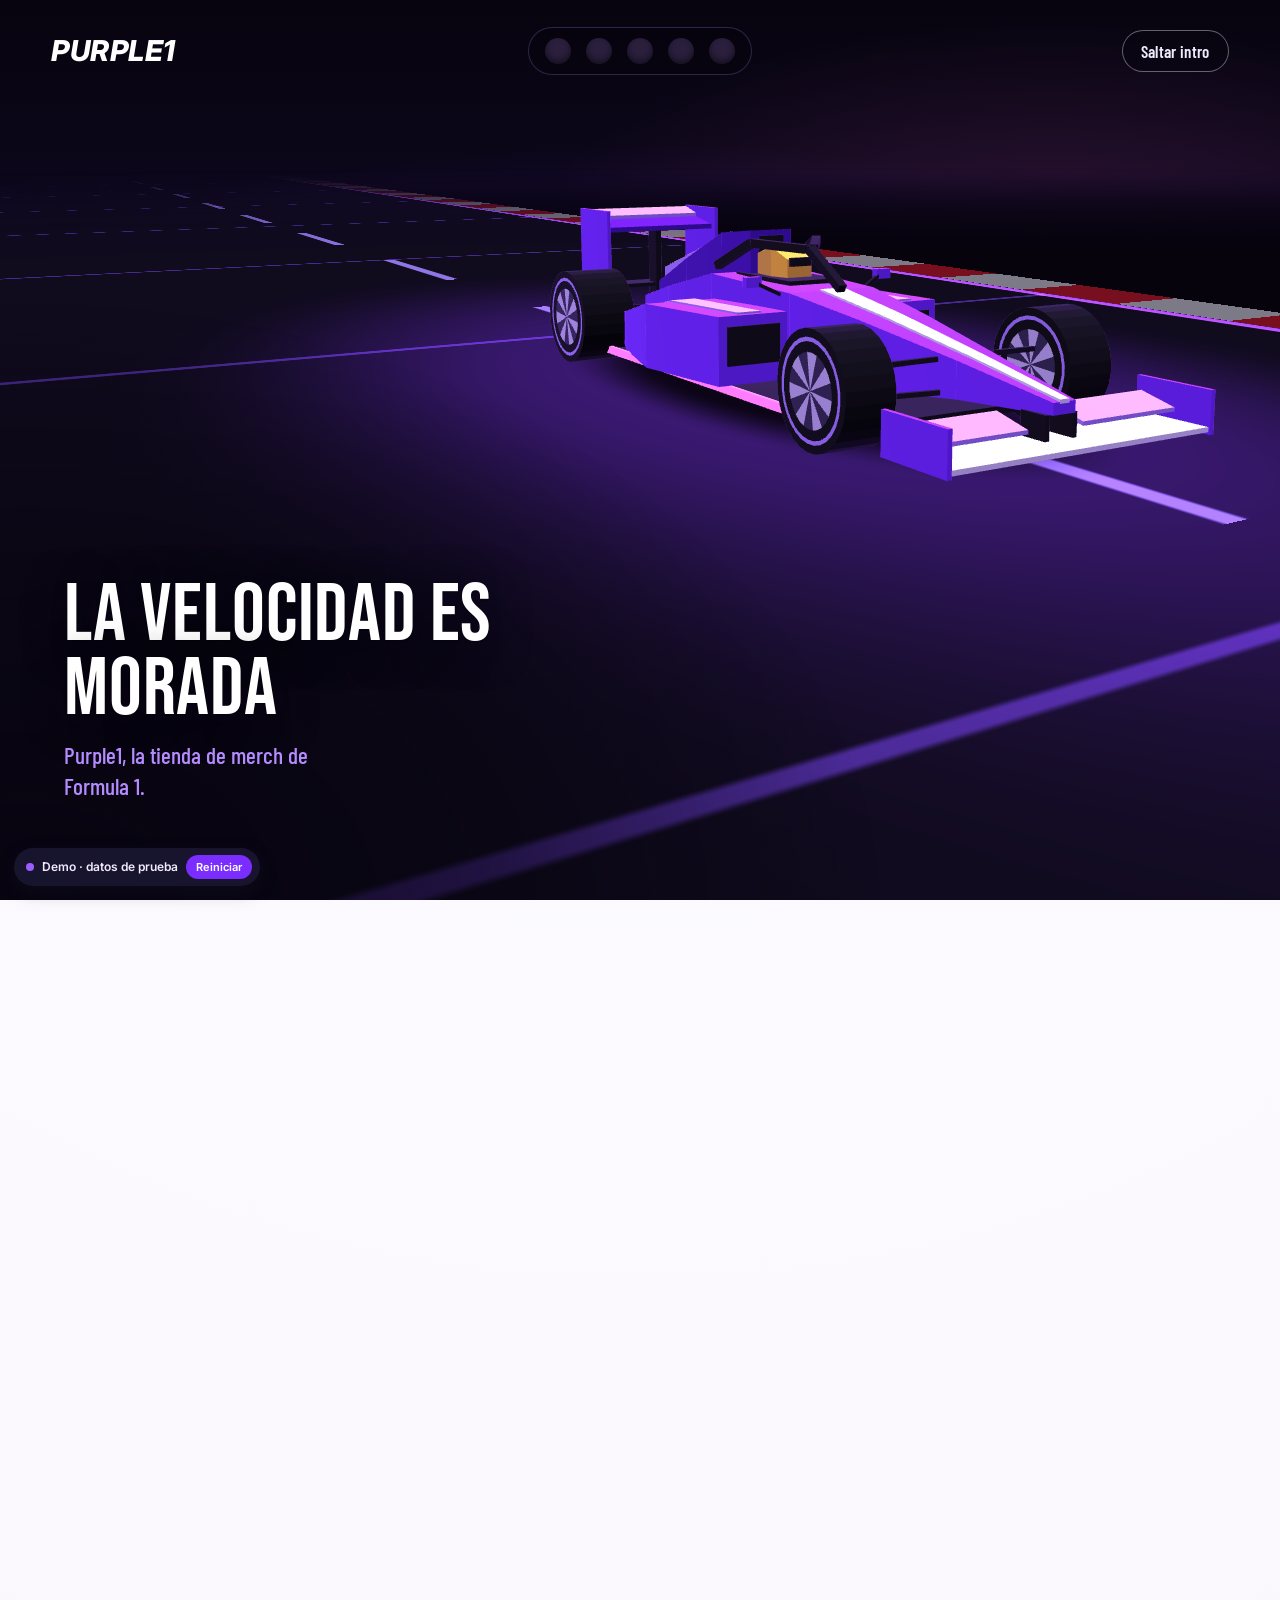
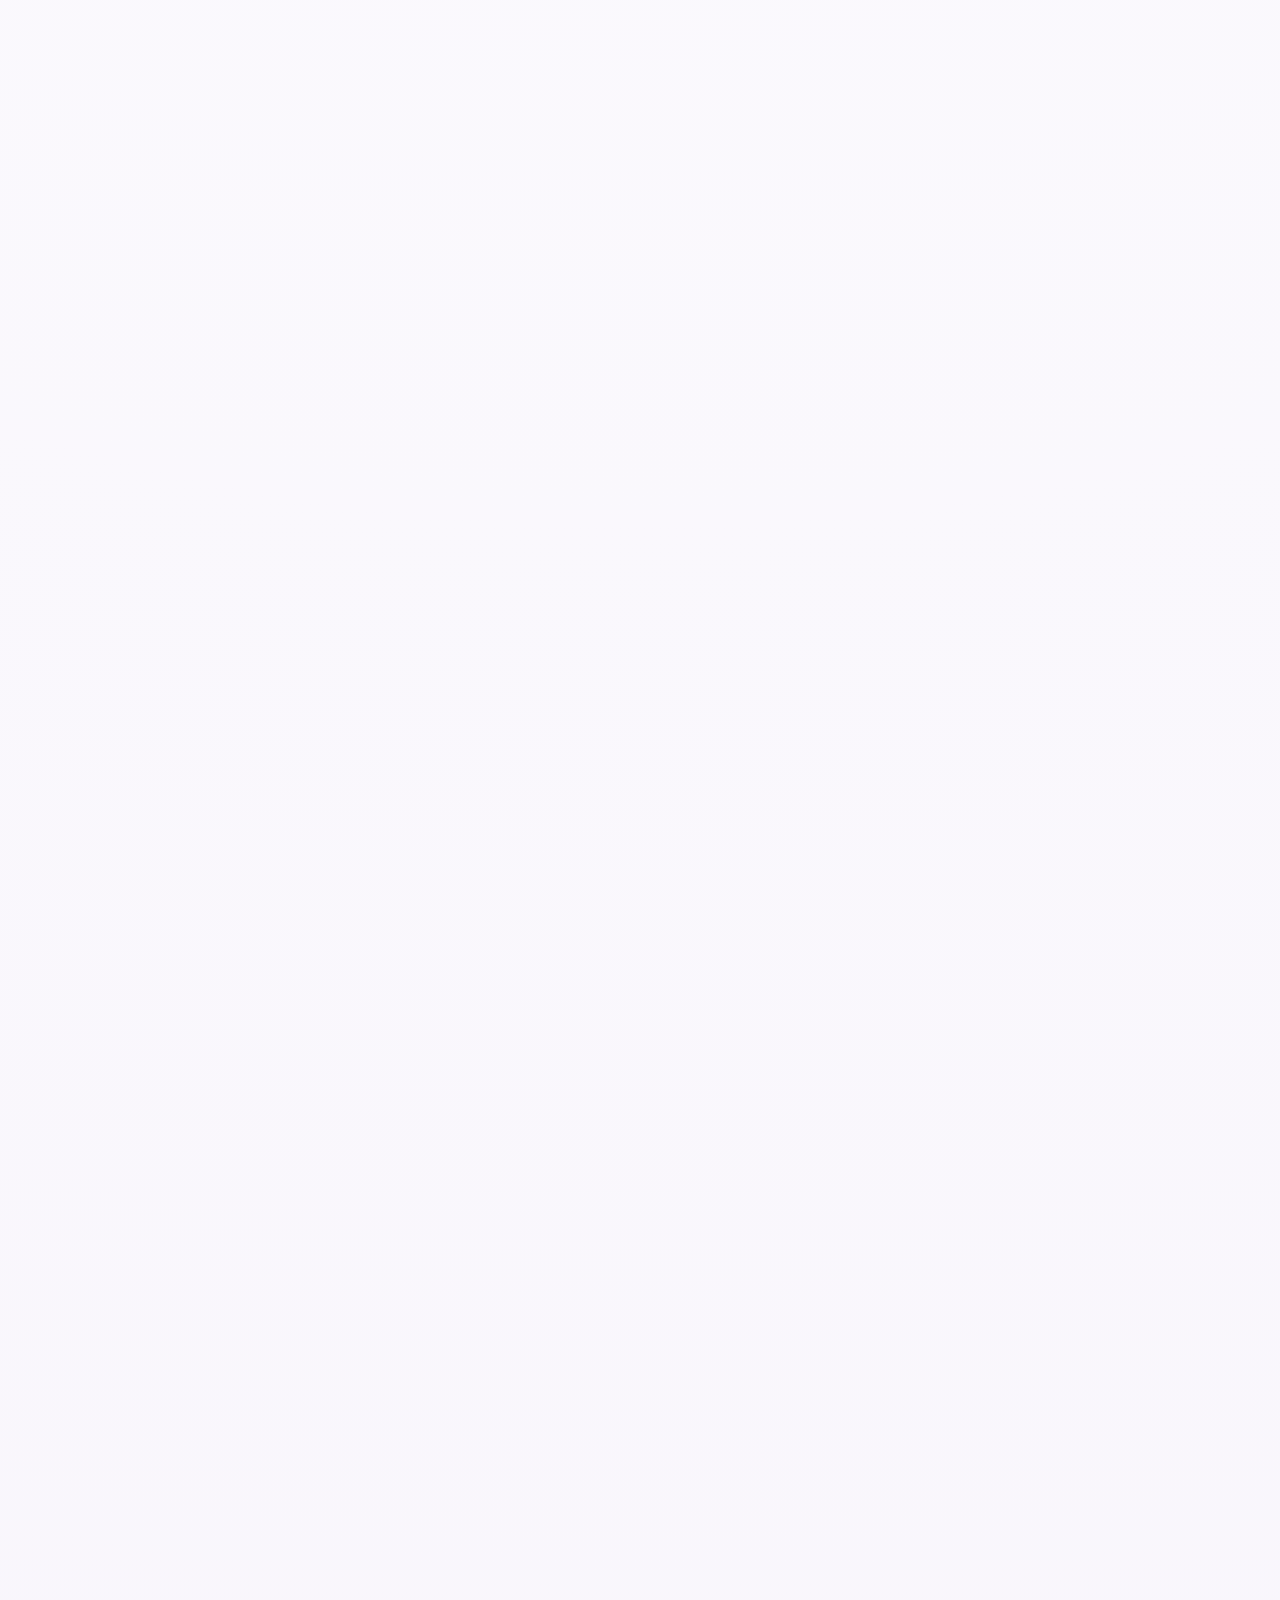
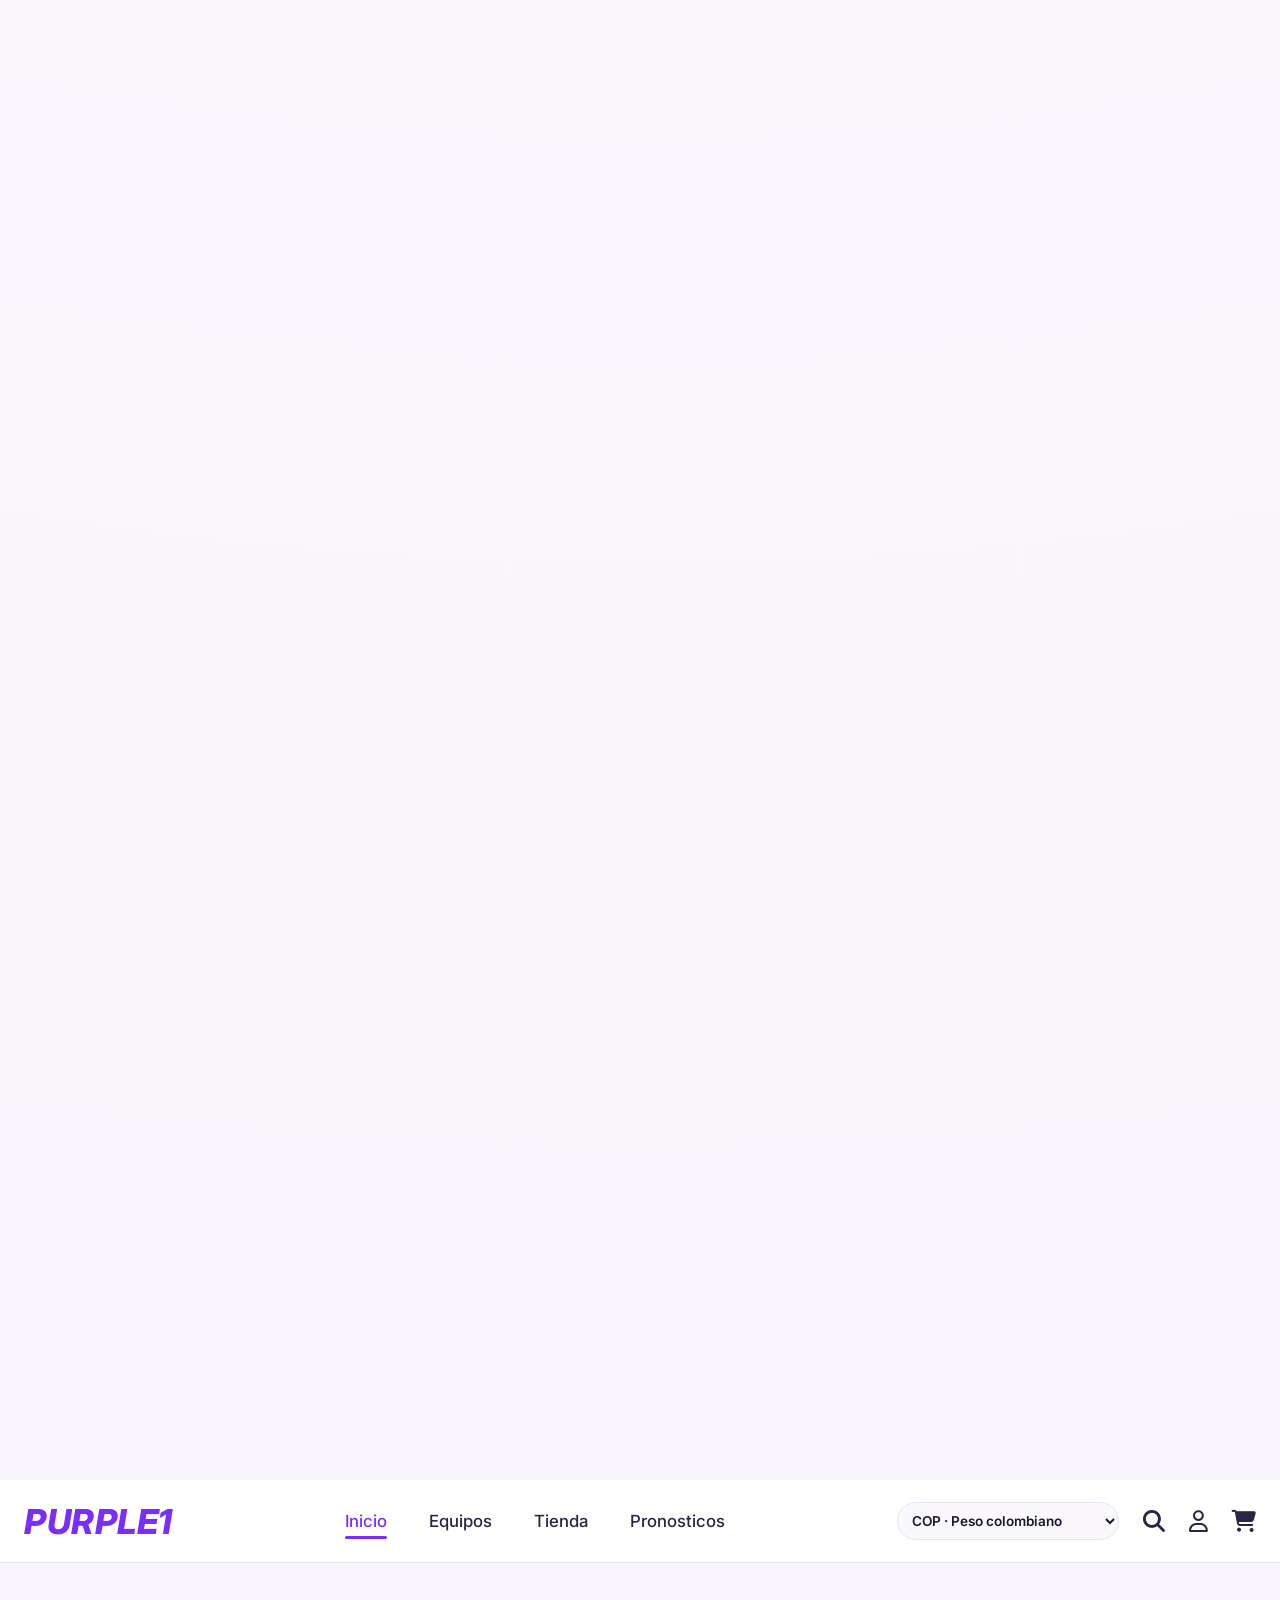
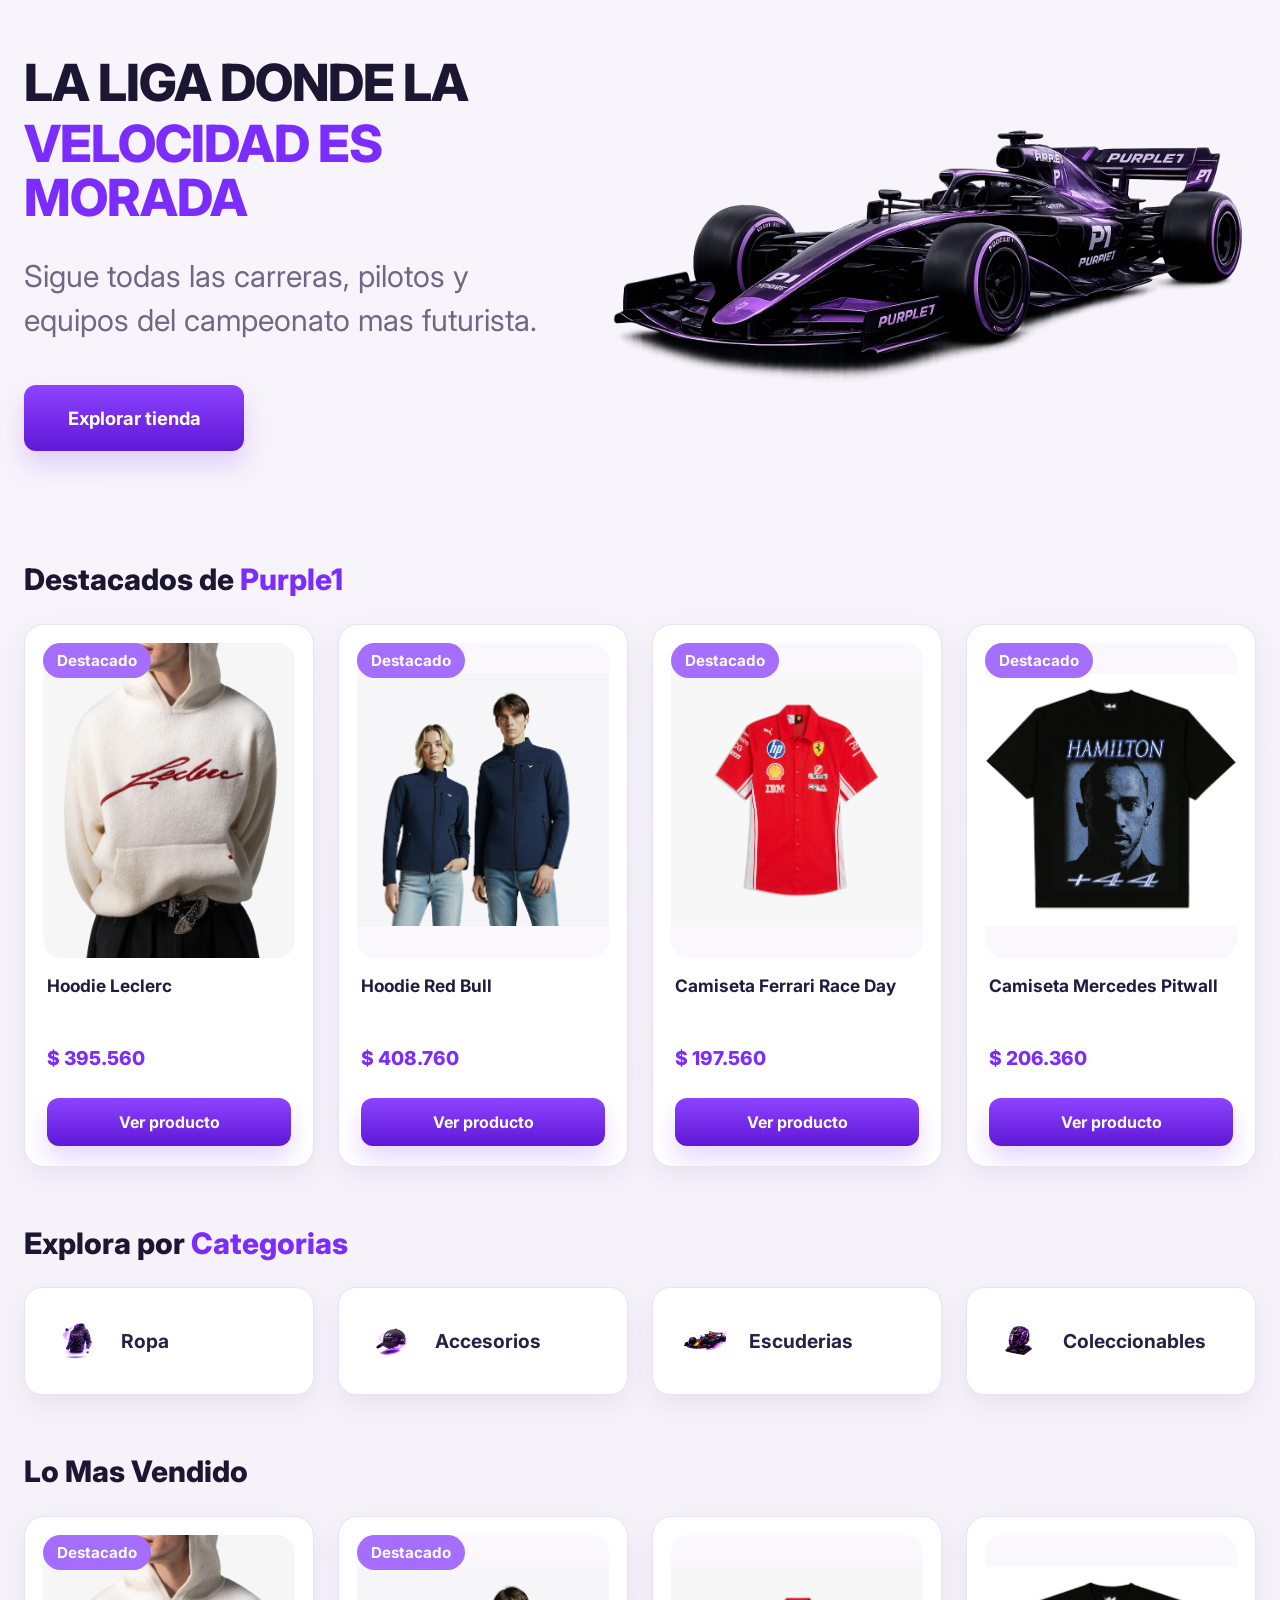
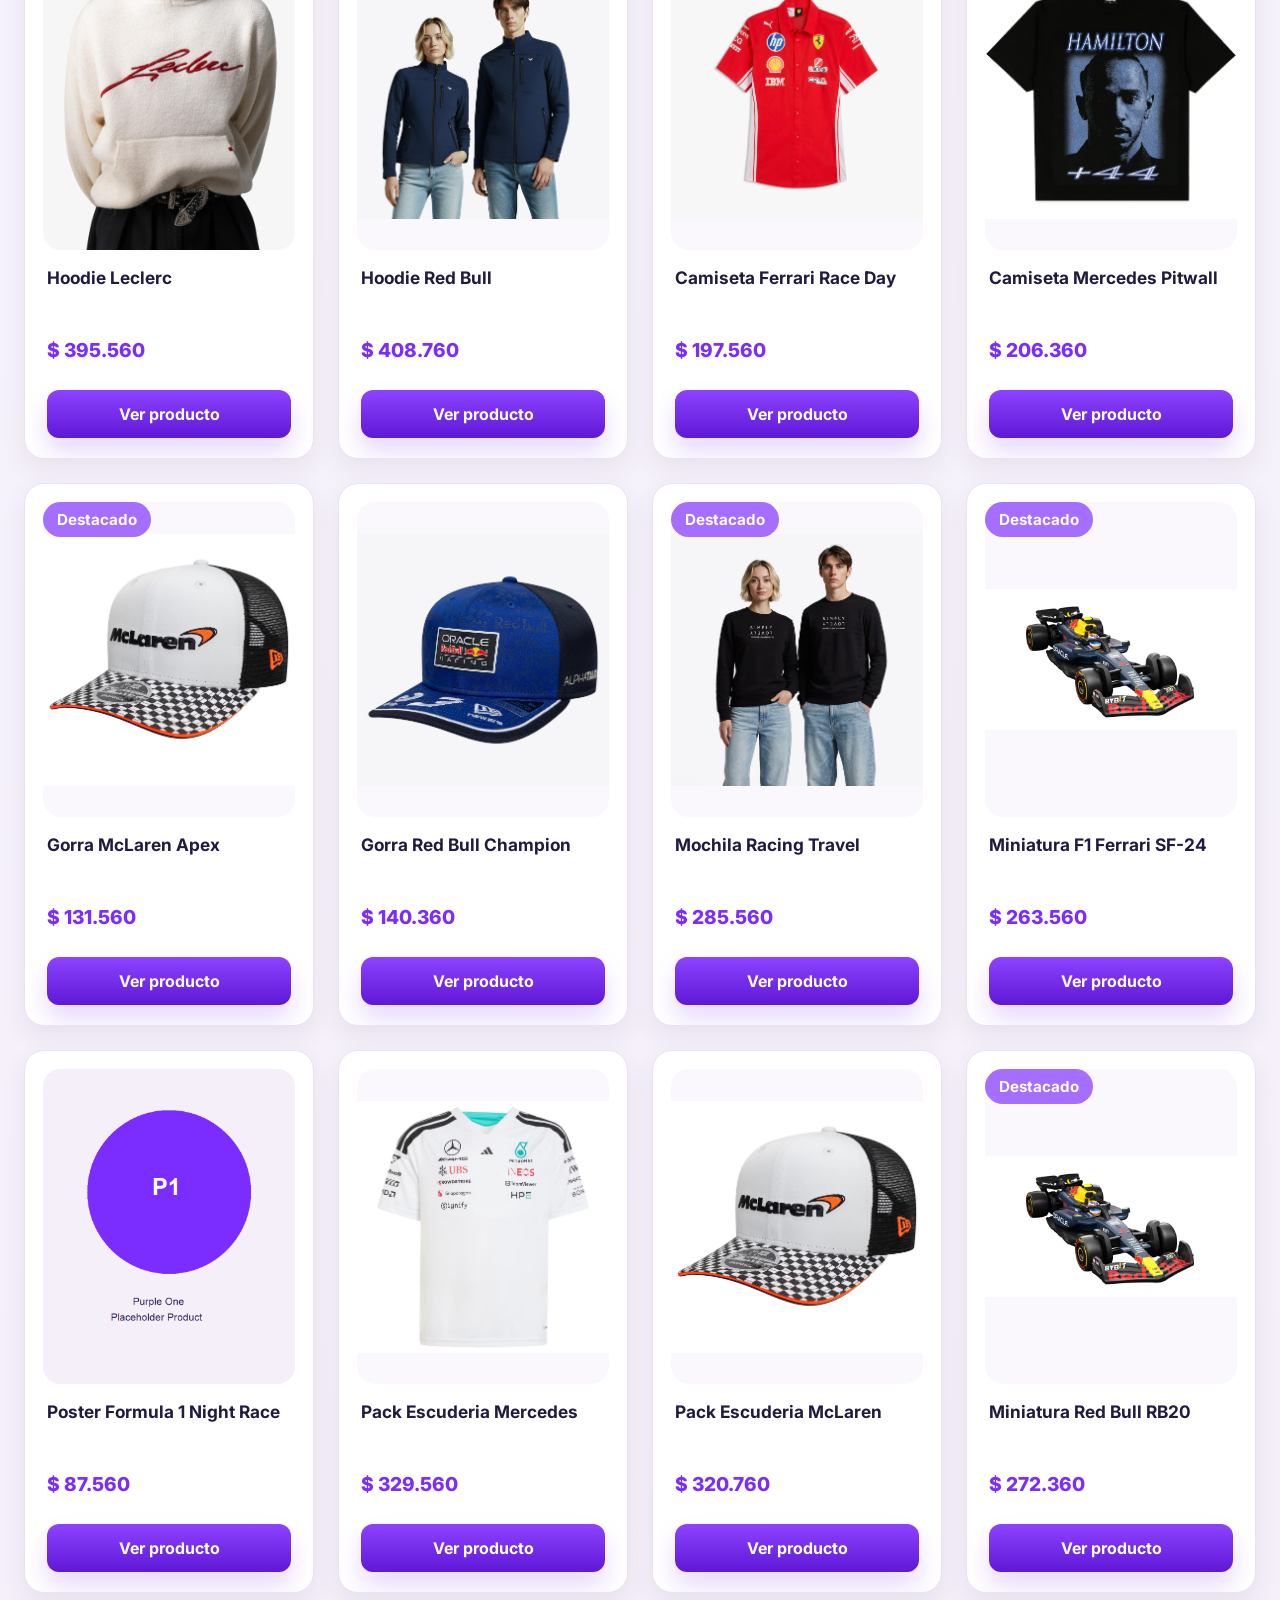
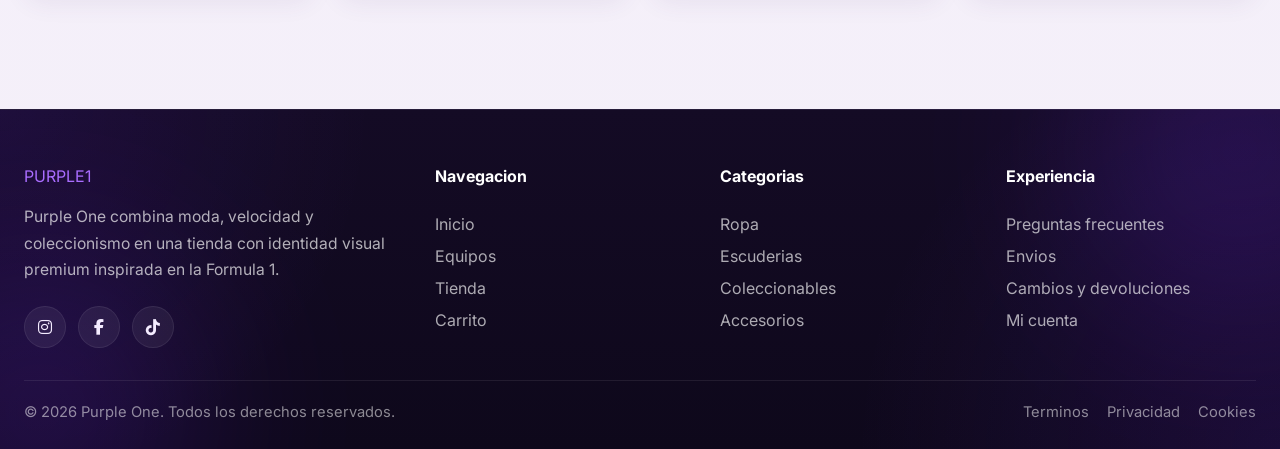
<file: frontend/index.html>
<!DOCTYPE html>
<html lang="es">
<head>
    <meta charset="UTF-8">
    <meta name="viewport" content="width=device-width, initial-scale=1.0">
    <script src="js/mock-data.js"></script>
    <script src="js/mock-api.js"></script>
    <title>Purple One</title>
    <link rel="stylesheet" href="css/global.css">
    <link rel="stylesheet" href="https://cdnjs.cloudflare.com/ajax/libs/font-awesome/6.5.0/css/all.min.css">
    <link rel="stylesheet" href="css/home.css">
    <link rel="stylesheet" href="css/intro.css">
    <script>
        /* Intro: se muestra una vez por visita (o siempre con index.html?intro=1).
           Se decide aqui, antes de pintar la pagina, para que la tienda no parpadee. */
        (function () {
            try {
                var forced = /[?&]intro=1/.test(location.search);
                var seen = sessionStorage.getItem("purple1_intro_seen");
                var calm = window.matchMedia && matchMedia("(prefers-reduced-motion: reduce)").matches;
                if (forced || (!seen && !calm)) document.documentElement.classList.add("intro-on");
            } catch (error) { /* sin intro */ }
        })();
    </script>
    <link rel="stylesheet" href="css/fx.css">
</head>
<body class="site-body">
    <div class="p1-intro" id="p1-intro" role="region" aria-label="Intro de Purple1">
        <canvas class="p1-intro__canvas" aria-hidden="true"></canvas>
        <img class="p1-intro__fallback" src="img/car.png" alt="" aria-hidden="true">
        <div class="p1-intro__streaks" aria-hidden="true"></div>
        <div class="p1-intro__top">
            <span class="p1-intro__brand">PURPLE1</span>
            <div class="p1-intro__lights" aria-hidden="true"><span></span><span></span><span></span><span></span><span></span></div>
            <button type="button" class="p1-intro__skip">Saltar intro</button>
        </div>
        <div class="p1-intro__lines">
            <div class="p1-intro__line" data-from="0" data-to="0.22">
                <h2>La velocidad es morada</h2>
                <p>Purple1, la tienda de merch de Formula 1.</p>
            </div>
            <div class="p1-intro__line" data-from="0.28" data-to="0.48">
                <h2>Viste a tu escuderia</h2>
                <p>Hoodies, gorras y coleccionables de los equipos.</p>
            </div>
            <div class="p1-intro__line" data-from="0.54" data-to="0.76">
                <h2>Pronostica cada Gran Premio</h2>
                <p>Acierta al ganador, suma PitCoins y desbloquea ropa para tu avatar.</p>
            </div>
            <div class="p1-intro__line" data-from="0.82" data-to="2">
                <h2>Luces fuera</h2>
                <p>Sigue bajando para entrar a la tienda.</p>
            </div>
        </div>
        <div class="p1-intro__hint" aria-hidden="true"><i></i>Desliza para arrancar</div>
    </div>
    <div class="p1-intro-track" id="p1-intro-track" aria-hidden="true"></div>
    <header class="navbar">
    <div class="container-wide nav-content">
        <a href="index.html" class="logo">PURPLE1</a>
        <nav class="nav-links" aria-label="Navegacion principal">
            <a href="index.html" class="active">Inicio</a>
            <a href="teams.html">Equipos</a>
            <a href="products.html">Tienda</a>
            <a href="races.html">Pronosticos</a>
        </nav>
        <div class="nav-icons" aria-label="Accesos rapidos">
            <a href="products.html" aria-label="Explorar productos"><i class="fa-solid fa-magnifying-glass"></i></a>
            <div class="nav-user-menu">
                <button type="button" class="nav-user-toggle" aria-label="Mi cuenta" aria-expanded="false"><i class="fa-regular fa-user"></i></button>
                <div class="nav-user-dropdown">
                    <div class="nav-user-greeting">Mi cuenta</div>
                    <a href="profile.html">Mi perfil</a>
                    <a href="change_password.html">Cambiar contrasena</a>
                    <a href="auth.html">Iniciar sesion</a>
                </div>
            </div>
            <a href="cart.html" aria-label="Carrito"><i class="fa-solid fa-cart-shopping"></i></a>
        </div>
    </div>
</header>
    <main>
    <section class="hero hero-home"><div class="container-wide hero-content"><div class="hero-text"><h1>LA LIGA DONDE LA <span>VELOCIDAD ES MORADA</span></h1><p>Sigue todas las carreras, pilotos y equipos del campeonato mas futurista.</p><a href="products.html" class="btn-primary hero-cta">Explorar tienda</a></div><div class="hero-image"><img src="img/car.png" alt="Carro Formula 1 morado"></div></div></section>
    <section class="section products-section"><div class="container-wide"><h2 class="section-title">Destacados de <span>Purple1</span></h2><div class="products-grid featured-grid"><article class="product-card">
        <span class="badge top-badge">Destacado</span>
        <div class="product-image"><img src="img/hoodie-leclerc.jpeg" alt="Hoodie Leclerc"></div>
        <div class="product-info"><h3>Hoodie Leclerc</h3><p class="price" data-price-eur="89.90">EUR 89,90</p><a href="product_detail.html?slug=hoodie-leclerc" class="btn-card">Ver producto</a></div>
    </article>
<article class="product-card">
        <span class="badge top-badge">Destacado</span>
        <div class="product-image"><img src="img/sweater-redbull.jpeg" alt="Hoodie Red Bull"></div>
        <div class="product-info"><h3>Hoodie Red Bull</h3><p class="price" data-price-eur="92.90">EUR 92,90</p><a href="product_detail.html?slug=hoodie-red-bull" class="btn-card">Ver producto</a></div>
    </article>
<article class="product-card">
        <span class="badge top-badge">Destacado</span>
        <div class="product-image"><img src="img/polo-ferrari.jpeg" alt="Camiseta Ferrari Race Day"></div>
        <div class="product-info"><h3>Camiseta Ferrari Race Day</h3><p class="price" data-price-eur="44.90">EUR 44,90</p><a href="product_detail.html?slug=camiseta-ferrari-race-day" class="btn-card">Ver producto</a></div>
    </article>
<article class="product-card">
        <span class="badge top-badge">Destacado</span>
        <div class="product-image"><img src="img/shirt-mercedes.jpeg" alt="Camiseta Mercedes Pitwall"></div>
        <div class="product-info"><h3>Camiseta Mercedes Pitwall</h3><p class="price" data-price-eur="46.90">EUR 46,90</p><a href="product_detail.html?slug=camiseta-mercedes-pitwall" class="btn-card">Ver producto</a></div>
    </article></div></div></section>
    <section class="section categories-section"><div class="container-wide"><h2 class="section-title">Explora por <span>Categorias</span></h2><div class="categories-grid"><article class="category-card surface-card"><img src="img/ropa.png" alt="Ropa"><span>Ropa</span></article><article class="category-card surface-card"><img src="img/accesorios.png" alt="Accesorios"><span>Accesorios</span></article><article class="category-card surface-card"><img src="img/escuderia.png" alt="Escuderias"><span>Escuderias</span></article><article class="category-card surface-card"><img src="img/coleccionables.png" alt="Coleccionables"><span>Coleccionables</span></article></div></div></section>
    <section class="section best-sellers-section"><div class="container-wide"><h2 class="section-title">Lo Mas Vendido</h2><div class="products-grid products-grid-three"><article class="product-card">
        <span class="badge top-badge">Destacado</span>
        <div class="product-image"><img src="img/hoodie-leclerc.jpeg" alt="Hoodie Leclerc"></div>
        <div class="product-info"><h3>Hoodie Leclerc</h3><p class="price" data-price-eur="89.90">EUR 89,90</p><a href="product_detail.html?slug=hoodie-leclerc" class="btn-card">Ver producto</a></div>
    </article>
<article class="product-card">
        <span class="badge top-badge">Destacado</span>
        <div class="product-image"><img src="img/sweater-redbull.jpeg" alt="Hoodie Red Bull"></div>
        <div class="product-info"><h3>Hoodie Red Bull</h3><p class="price" data-price-eur="92.90">EUR 92,90</p><a href="product_detail.html?slug=hoodie-red-bull" class="btn-card">Ver producto</a></div>
    </article>
<article class="product-card">
        
        <div class="product-image"><img src="img/polo-ferrari.jpeg" alt="Camiseta Ferrari Race Day"></div>
        <div class="product-info"><h3>Camiseta Ferrari Race Day</h3><p class="price" data-price-eur="44.90">EUR 44,90</p><a href="product_detail.html?slug=camiseta-ferrari-race-day" class="btn-card">Ver producto</a></div>
    </article>
<article class="product-card">
        
        <div class="product-image"><img src="img/shirt-mercedes.jpeg" alt="Camiseta Mercedes Pitwall"></div>
        <div class="product-info"><h3>Camiseta Mercedes Pitwall</h3><p class="price" data-price-eur="46.90">EUR 46,90</p><a href="product_detail.html?slug=camiseta-mercedes-pitwall" class="btn-card">Ver producto</a></div>
    </article>
<article class="product-card">
        <span class="badge top-badge">Destacado</span>
        <div class="product-image"><img src="img/cap-maclaren.jpeg" alt="Gorra McLaren Apex"></div>
        <div class="product-info"><h3>Gorra McLaren Apex</h3><p class="price" data-price-eur="29.90">EUR 29,90</p><a href="product_detail.html?slug=gorra-mclaren-apex" class="btn-card">Ver producto</a></div>
    </article>
<article class="product-card">
        
        <div class="product-image"><img src="img/cap-redbull.jpeg" alt="Gorra Red Bull Champion"></div>
        <div class="product-info"><h3>Gorra Red Bull Champion</h3><p class="price" data-price-eur="31.90">EUR 31,90</p><a href="product_detail.html?slug=gorra-red-bull-champion" class="btn-card">Ver producto</a></div>
    </article>
<article class="product-card">
        <span class="badge top-badge">Destacado</span>
        <div class="product-image"><img src="img/sack-redbull.jpeg" alt="Mochila Racing Travel"></div>
        <div class="product-info"><h3>Mochila Racing Travel</h3><p class="price" data-price-eur="64.90">EUR 64,90</p><a href="product_detail.html?slug=mochila-racing-travel" class="btn-card">Ver producto</a></div>
    </article>
<article class="product-card">
        <span class="badge top-badge">Destacado</span>
        <div class="product-image"><img src="img/carro-redbull.jpeg" alt="Miniatura F1 Ferrari SF-24"></div>
        <div class="product-info"><h3>Miniatura F1 Ferrari SF-24</h3><p class="price" data-price-eur="59.90">EUR 59,90</p><a href="product_detail.html?slug=miniatura-f1-ferrari-sf-24" class="btn-card">Ver producto</a></div>
    </article>
<article class="product-card">
        
        <div class="product-image"><img src="img/placeholder-product.png" alt="Poster Formula 1 Night Race"></div>
        <div class="product-info"><h3>Poster Formula 1 Night Race</h3><p class="price" data-price-eur="19.90">EUR 19,90</p><a href="product_detail.html?slug=poster-formula-1-night-race" class="btn-card">Ver producto</a></div>
    </article>
<article class="product-card">
        
        <div class="product-image"><img src="img/polo-mercedez.jpeg" alt="Pack Escuderia Mercedes"></div>
        <div class="product-info"><h3>Pack Escuderia Mercedes</h3><p class="price" data-price-eur="74.90">EUR 74,90</p><a href="product_detail.html?slug=pack-escuderia-mercedes" class="btn-card">Ver producto</a></div>
    </article>
<article class="product-card">
        
        <div class="product-image"><img src="img/cap-maclaren.jpeg" alt="Pack Escuderia McLaren"></div>
        <div class="product-info"><h3>Pack Escuderia McLaren</h3><p class="price" data-price-eur="72.90">EUR 72,90</p><a href="product_detail.html?slug=pack-escuderia-mclaren" class="btn-card">Ver producto</a></div>
    </article>
<article class="product-card">
        <span class="badge top-badge">Destacado</span>
        <div class="product-image"><img src="img/carro-redbull.jpeg" alt="Miniatura Red Bull RB20"></div>
        <div class="product-info"><h3>Miniatura Red Bull RB20</h3><p class="price" data-price-eur="61.90">EUR 61,90</p><a href="product_detail.html?slug=miniatura-red-bull-rb20" class="btn-card">Ver producto</a></div>
    </article></div></div></section>
</main>
    <footer class="site-footer">
    <div class="site-footer__glow site-footer__glow--left"></div>
    <div class="site-footer__glow site-footer__glow--right"></div>
    <div class="container site-footer__wrap">
        <div class="site-footer__top">
            <div class="site-footer__brand-block">
                <a href="index.html" class="site-footer__logo" aria-label="Purple One">PURPLE1</a>
                <p class="site-footer__copy">Purple One combina moda, velocidad y coleccionismo en una tienda con identidad visual premium inspirada en la Formula 1.</p>
                <div class="site-footer__socials"><a href="#" aria-label="Instagram"><i class="fa-brands fa-instagram"></i></a><a href="#" aria-label="Facebook"><i class="fa-brands fa-facebook-f"></i></a><a href="#" aria-label="TikTok"><i class="fa-brands fa-tiktok"></i></a></div>
            </div>
            <div class="site-footer__nav-group"><h3>Navegacion</h3><a href="index.html">Inicio</a><a href="teams.html">Equipos</a><a href="products.html">Tienda</a><a href="cart.html">Carrito</a></div>
            <div class="site-footer__nav-group"><h3>Categorias</h3><a href="products.html">Ropa</a><a href="teams.html">Escuderias</a><a href="products.html">Coleccionables</a><a href="products.html">Accesorios</a></div>
            <div class="site-footer__nav-group"><h3>Experiencia</h3><a href="#">Preguntas frecuentes</a><a href="#">Envios</a><a href="#">Cambios y devoluciones</a><a href="auth.html">Mi cuenta</a></div>
        </div>
        <div class="site-footer__bottom"><p>© 2026 Purple One. Todos los derechos reservados.</p><div class="site-footer__bottom-links"><a href="#">Terminos</a><a href="#">Privacidad</a><a href="#">Cookies</a></div></div>
    </div>
</footer>
    <script src="js/currency.js"></script>
    <script src="js/navbar.js"></script>
    <script src="js/intro.js"></script>
    <script src="js/fx.js"></script>
</body>
</html>
</file>
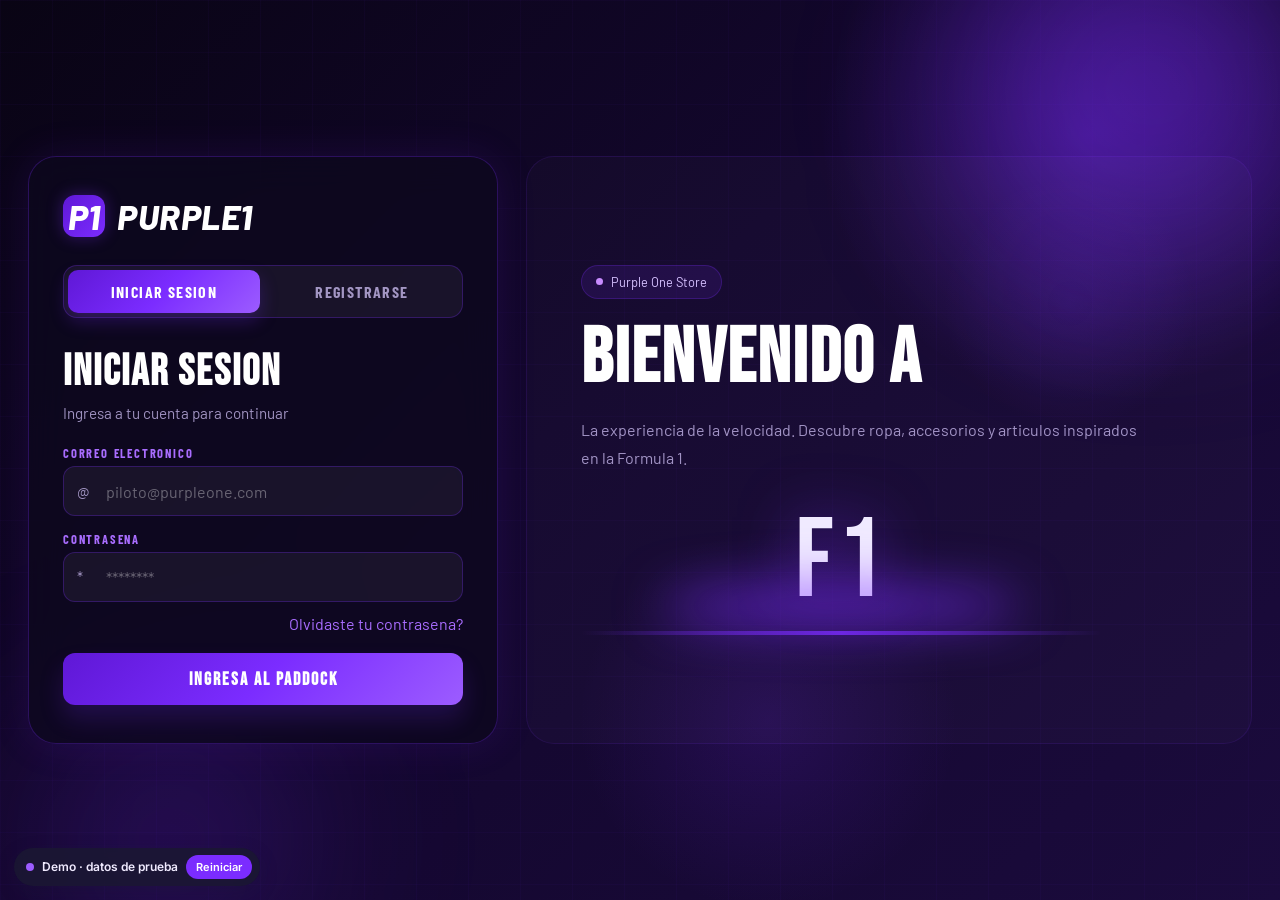
<file: frontend/auth.html>
<!DOCTYPE html>
<html lang="es">
<head>
    <meta charset="UTF-8">
    <meta name="viewport" content="width=device-width, initial-scale=1.0">
    <script src="js/mock-data.js"></script>
    <script src="js/mock-api.js"></script>
    <title>Purple One | Acceso</title>
    <link rel="stylesheet" href="css/global.css">
    <link rel="stylesheet" href="https://cdnjs.cloudflare.com/ajax/libs/font-awesome/6.5.0/css/all.min.css">
    <link rel="stylesheet" href="css/auth.css">
    <link rel="stylesheet" href="css/fx.css">
</head>
<body class="auth-body">
    
    <div class="bg"><div class="orb orb-1"></div><div class="orb orb-2"></div></div><main class="auth-page"><div class="wrapper"><section class="card"><a href="index.html" class="logo auth-logo"><div class="logo-box">P1</div><span>PURPLE1</span></a><div class="tabs"><button class="tab active" type="button" data-tab="login">Iniciar sesion</button><button class="tab" type="button" data-tab="register">Registrarse</button></div><form class="panel active" id="panel-login"><h1 class="heading">Iniciar sesion</h1><p class="subheading">Ingresa a tu cuenta para continuar</p><div class="field"><label for="login-email">Correo electronico</label><div class="input-wrap"><span class="ico">@</span><input type="email" id="login-email" name="email" placeholder="piloto@purpleone.com"></div></div><div class="field"><label for="login-pass">Contrasena</label><div class="input-wrap"><span class="ico">*</span><input type="password" id="login-pass" name="password" placeholder="********"></div></div><div class="row-meta"><a href="forgot_password.html" class="link-small">Olvidaste tu contrasena?</a></div><button class="btn-primary auth-btn" type="submit" id="login-btn">INGRESA AL PADDOCK</button></form><form class="panel" id="panel-register"><h1 class="heading">UNETE</h1><p class="subheading">Crea tu cuenta y entra a la parrilla</p><p class="auth-helper">Podras completar tu telefono y direccion mas adelante desde tu perfil.</p><div class="field-row"><div class="field"><label for="reg-name">Nombre</label><div class="input-wrap"><span class="ico">U</span><input type="text" id="reg-name" name="first_name" placeholder="Max"></div></div><div class="field"><label for="reg-lastname">Apellido</label><div class="input-wrap"><span class="ico">U</span><input type="text" id="reg-lastname" name="last_name" placeholder="Verstappen"></div></div></div><div class="field"><label for="reg-email">Correo electronico</label><div class="input-wrap"><span class="ico">@</span><input type="email" id="reg-email" name="email" placeholder="piloto@purpleone.com"></div></div><div class="field"><label for="reg-pass">Contrasena</label><div class="input-wrap"><span class="ico">*</span><input type="password" id="reg-pass" name="password" placeholder="Min. 8 caracteres"></div><div class="strength-bar" id="strength-bar" data-level="0"><span></span><span></span><span></span><span></span></div></div><div class="field"><label for="reg-pass2">Confirmar contrasena</label><div class="input-wrap"><span class="ico">*</span><input type="password" id="reg-pass2" name="password_confirm" placeholder="Repite tu contrasena"></div></div><button class="btn-primary auth-btn" type="submit" id="register-btn">CREAR CUENTA</button></form></section><section class="hero"><div class="season-badge"><span class="dot"></span>Purple One Store</div><h2 class="hero-title"><span class="line1">BIENVENIDO A</span></h2><p class="hero-sub">La experiencia de la velocidad. Descubre ropa, accesorios y articulos inspirados en la Formula 1.</p><div class="car-section"><div class="car-card"><span class="car-emoji">F1</span></div><div class="car-glow"></div><div class="car-track"></div></div></section></div></main><div class="loading-overlay" id="loading-overlay"><div class="loading-box"><div class="loading-title">Entrando a Purple One</div><div class="loading-subtitle">Preparando tu experiencia...</div><div class="race-track"><div class="moving-cart">F1</div></div><div class="loading-dots"><span></span><span></span><span></span></div></div></div>
    
    <script src="js/navbar.js"></script>
    <script src="js/auth.js"></script>
    <script src="js/fx.js"></script>
</body>
</html>
</file>
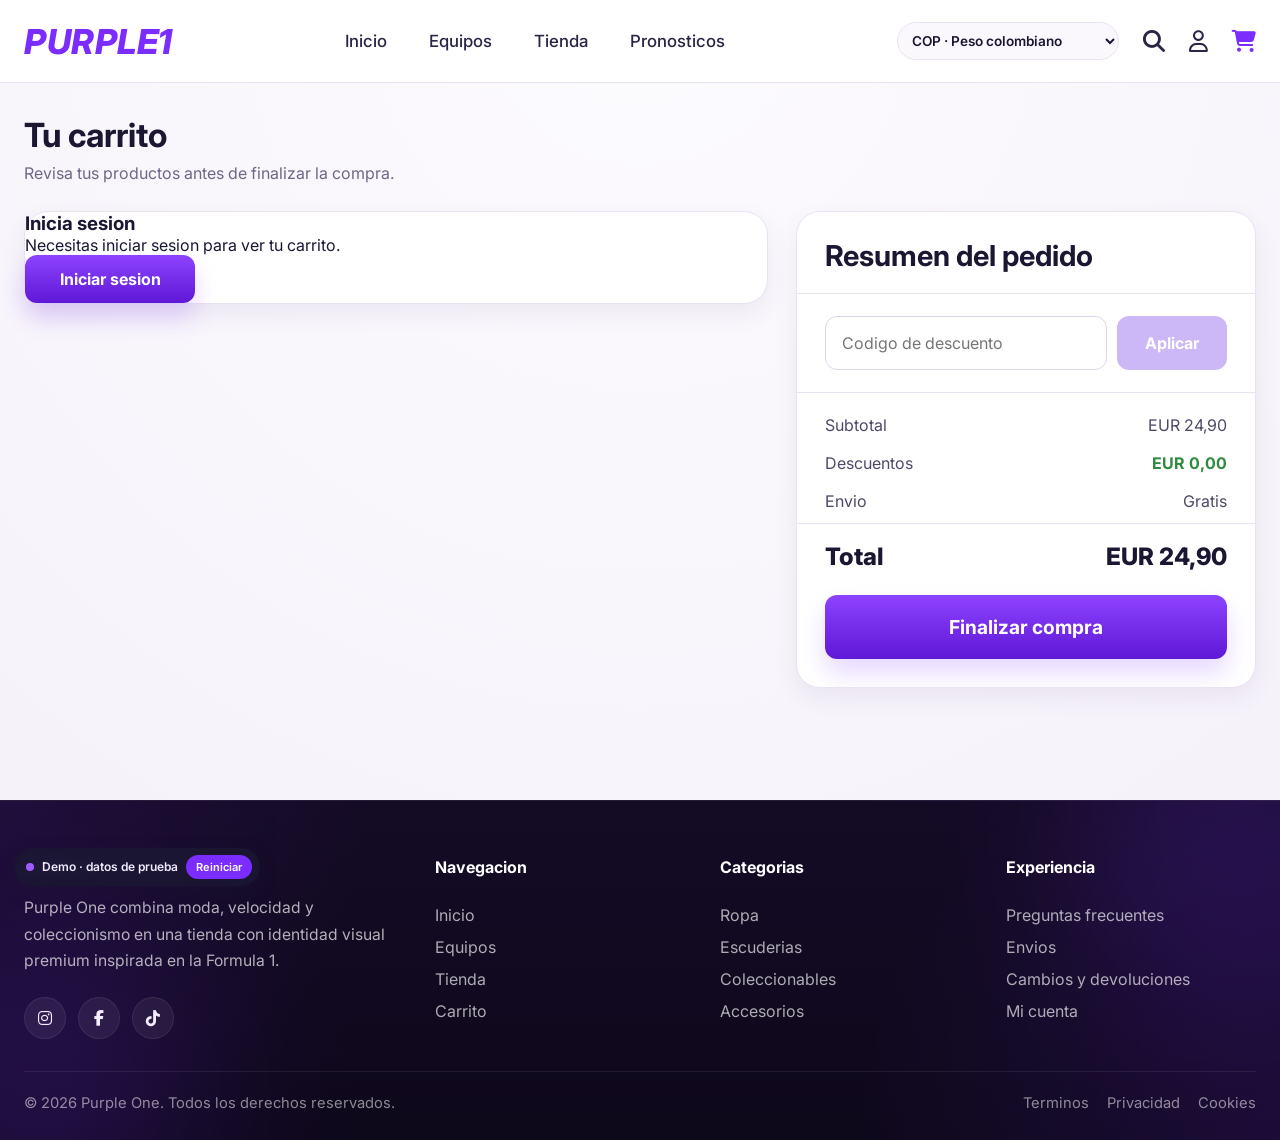
<file: frontend/cart.html>
<!DOCTYPE html>
<html lang="es">
<head>
    <meta charset="UTF-8">
    <meta name="viewport" content="width=device-width, initial-scale=1.0">
    <script src="js/mock-data.js"></script>
    <script src="js/mock-api.js"></script>
    <title>Carrito | Purple One</title>
    <link rel="stylesheet" href="css/global.css">
    <link rel="stylesheet" href="https://cdnjs.cloudflare.com/ajax/libs/font-awesome/6.5.0/css/all.min.css">
    <link rel="stylesheet" href="css/cart.css">
    <link rel="stylesheet" href="css/fx.css">
</head>
<body class="site-body">
    <header class="navbar">
    <div class="container-wide nav-content">
        <a href="index.html" class="logo">PURPLE1</a>
        <nav class="nav-links" aria-label="Navegacion principal">
            <a href="index.html">Inicio</a>
            <a href="teams.html">Equipos</a>
            <a href="products.html">Tienda</a>
            <a href="races.html">Pronosticos</a>
        </nav>
        <div class="nav-icons" aria-label="Accesos rapidos">
            <a href="products.html" aria-label="Explorar productos"><i class="fa-solid fa-magnifying-glass"></i></a>
            <div class="nav-user-menu">
                <button type="button" class="nav-user-toggle" aria-label="Mi cuenta" aria-expanded="false"><i class="fa-regular fa-user"></i></button>
                <div class="nav-user-dropdown">
                    <div class="nav-user-greeting">Mi cuenta</div>
                    <a href="profile.html">Mi perfil</a>
                    <a href="change_password.html">Cambiar contrasena</a>
                    <a href="auth.html">Iniciar sesion</a>
                </div>
            </div>
            <a href="cart.html" class="active" aria-label="Carrito"><i class="fa-solid fa-cart-shopping"></i></a>
        </div>
    </div>
</header>
    <main class="cart-page page-shell"><div class="container"><div class="cart-header"><h1>Tu carrito</h1><p>Revisa tus productos antes de finalizar la compra.</p></div><div class="cart-layout"><section class="cart-items-panel"><div class="shipping-banner"><span>Envio gratis</span><p><strong>Tienes envio gratis.</strong> Completa tu pedido y recibelo en 1-2 dias.</p></div><article class="cart-item surface-card"><div class="cart-item-image"><img src="img/shirt-mercedes1.jpeg" alt="Alpine F1 Team Jack Doohan 2025 Driver T-Shirt"></div><div class="cart-item-content"><div class="cart-item-top"><div><h3>Alpine F1 Team Jack Doohan 2025 Driver T-Shirt</h3><span class="badge-offer">Oferta</span></div><div class="cart-item-price-box"><p class="old-price">EUR 68,00</p><p class="current-price">EUR 24,90</p></div><button class="remove-btn" type="button" aria-label="Eliminar producto"><i class="fa-regular fa-trash-can"></i></button></div><div class="cart-item-actions"><select><option selected>Size M</option><option>S</option><option>L</option><option>XL</option></select><select><option>1</option><option>2</option><option>3</option></select></div><div class="cart-meta"><p><i class="fa-solid fa-cart-shopping"></i> Quedan pocos <span>- Solo quedan 44</span></p><p class="delivery-text">Llega en 1-2 dias <span>- Seguimiento incluido</span></p></div></div></article><div class="continue-shopping"><a href="products.html">Seguir comprando <i class="fa-solid fa-chevron-right"></i></a></div></section><aside class="summary-panel"><div class="summary-card surface-card"><h2>Resumen del pedido</h2><div class="coupon-box"><input type="text" placeholder="Codigo de descuento"><button type="button">Aplicar</button></div><div class="summary-lines"><div class="summary-line"><span>Subtotal</span><span>EUR 24,90</span></div><div class="summary-line discount"><span>Descuentos</span><span>EUR 0,00</span></div><div class="summary-line"><span>Envio</span><span>Gratis</span></div></div><div class="summary-total"><span>Total</span><span>EUR 24,90</span></div><button class="checkout-btn" type="button">Finalizar compra</button></div></aside></div></div></main>

    <div class="payment-modal" id="payment-modal" hidden>
        <div class="payment-modal__backdrop" data-close-modal></div>
        <form class="payment-modal__card surface-card" id="payment-form" novalidate>
            <div class="payment-modal__head">
                <h2><i class="fa-solid fa-lock"></i> Pago simulado</h2>
                <button type="button" class="payment-modal__close" data-close-modal aria-label="Cerrar">&times;</button>
            </div>
            <p class="payment-modal__note">Esto es una simulacion: no se procesa ningun cobro real ni se guarda tu numero de tarjeta completo.</p>
            <label>Nombre del titular<input type="text" id="pm-holder" placeholder="Como aparece en la tarjeta" required></label>
            <label>Numero de tarjeta<input type="text" id="pm-number" inputmode="numeric" placeholder="4242 4242 4242 4242" maxlength="19" required></label>
            <div class="payment-modal__row">
                <label>Vencimiento<input type="text" id="pm-expiry" placeholder="MM/AA" maxlength="5" required></label>
                <label>CVV<input type="text" id="pm-cvv" inputmode="numeric" placeholder="123" maxlength="4" required></label>
            </div>
            <p class="payment-modal__error" id="pm-error" hidden></p>
            <button type="submit" class="btn-primary" id="pm-submit">Pagar</button>
            <p class="payment-modal__hint">Simulador: si completas los 4 campos con un formato valido (16 digitos, MM/AA vigente, CVV de 3-4 digitos) el pago se aprueba. Si dejas algo vacio o mal escrito, se rechaza.</p>
        </form>
    </div>
    <footer class="site-footer">
    <div class="site-footer__glow site-footer__glow--left"></div>
    <div class="site-footer__glow site-footer__glow--right"></div>
    <div class="container site-footer__wrap">
        <div class="site-footer__top">
            <div class="site-footer__brand-block">
                <a href="index.html" class="site-footer__logo" aria-label="Purple One">PURPLE1</a>
                <p class="site-footer__copy">Purple One combina moda, velocidad y coleccionismo en una tienda con identidad visual premium inspirada en la Formula 1.</p>
                <div class="site-footer__socials"><a href="#" aria-label="Instagram"><i class="fa-brands fa-instagram"></i></a><a href="#" aria-label="Facebook"><i class="fa-brands fa-facebook-f"></i></a><a href="#" aria-label="TikTok"><i class="fa-brands fa-tiktok"></i></a></div>
            </div>
            <div class="site-footer__nav-group"><h3>Navegacion</h3><a href="index.html">Inicio</a><a href="teams.html">Equipos</a><a href="products.html">Tienda</a><a href="cart.html">Carrito</a></div>
            <div class="site-footer__nav-group"><h3>Categorias</h3><a href="products.html">Ropa</a><a href="teams.html">Escuderias</a><a href="products.html">Coleccionables</a><a href="products.html">Accesorios</a></div>
            <div class="site-footer__nav-group"><h3>Experiencia</h3><a href="#">Preguntas frecuentes</a><a href="#">Envios</a><a href="#">Cambios y devoluciones</a><a href="auth.html">Mi cuenta</a></div>
        </div>
        <div class="site-footer__bottom"><p>© 2026 Purple One. Todos los derechos reservados.</p><div class="site-footer__bottom-links"><a href="#">Terminos</a><a href="#">Privacidad</a><a href="#">Cookies</a></div></div>
    </div>
</footer>
    <script src="js/currency.js"></script>
    <script src="js/navbar.js"></script>
    <script src="js/cart.js"></script>
    <script src="js/fx.js"></script>
</body>
</html>
</file>
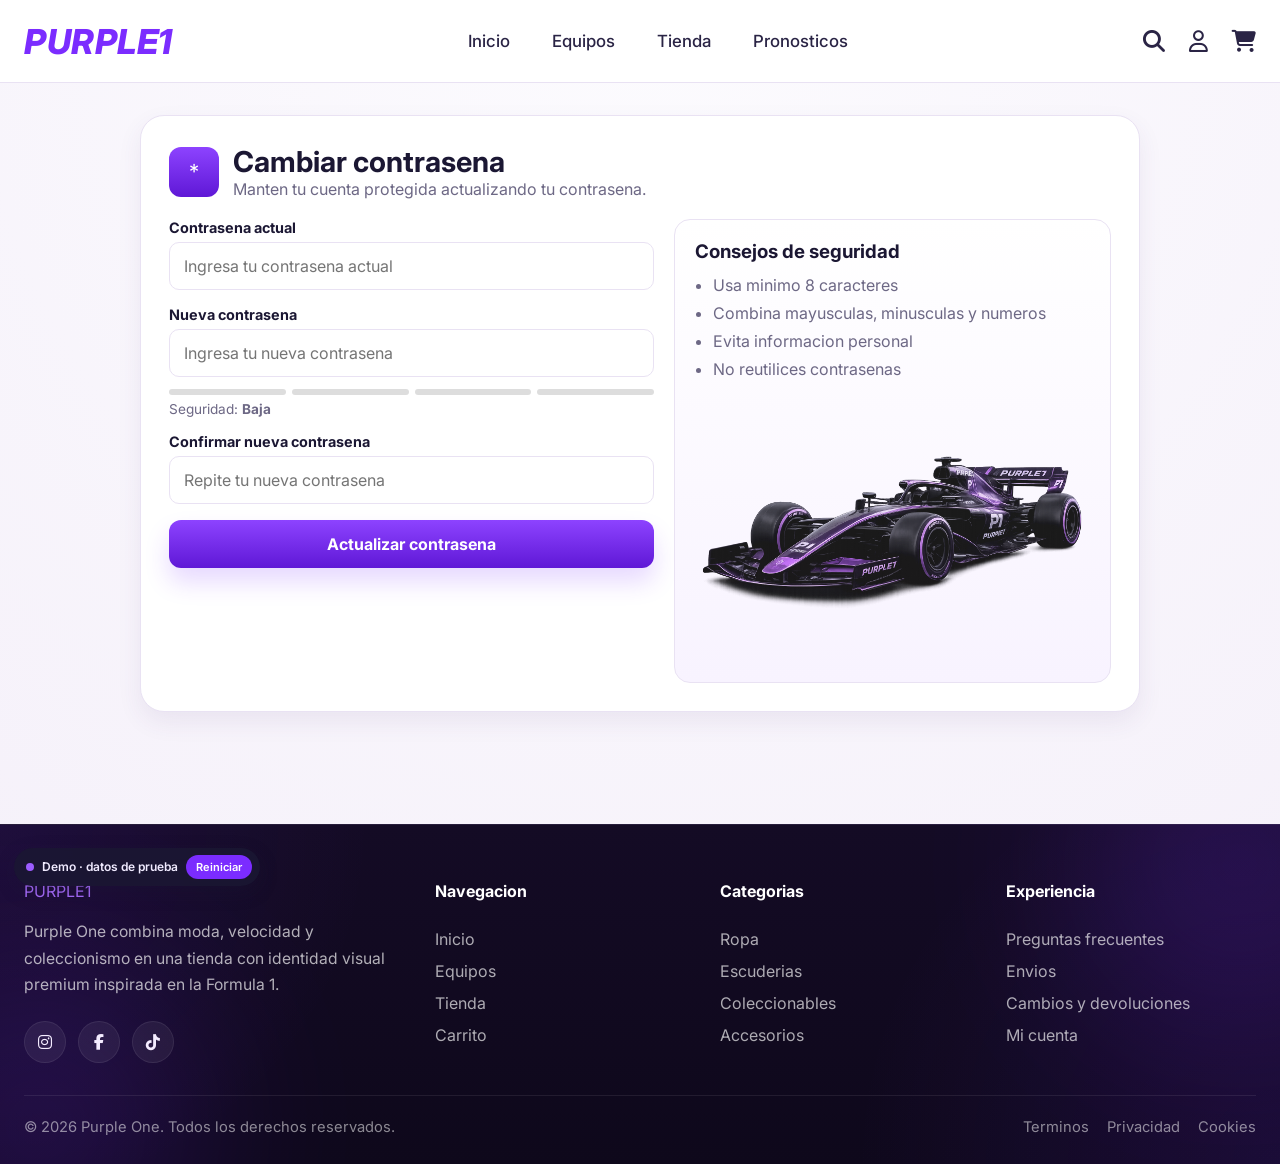
<file: frontend/change_password.html>
<!DOCTYPE html>
<html lang="es">
<head>
    <meta charset="UTF-8">
    <meta name="viewport" content="width=device-width, initial-scale=1.0">
    <script src="js/mock-data.js"></script>
    <script src="js/mock-api.js"></script>
    <title>Purple One | Cambiar contrasena</title>
    <link rel="stylesheet" href="css/global.css">
    <link rel="stylesheet" href="https://cdnjs.cloudflare.com/ajax/libs/font-awesome/6.5.0/css/all.min.css">
    <link rel="stylesheet" href="css/fx.css">
</head>
<body class="site-body">
    <header class="navbar">
    <div class="container-wide nav-content">
        <a href="index.html" class="logo">PURPLE1</a>
        <nav class="nav-links" aria-label="Navegacion principal">
            <a href="index.html">Inicio</a>
            <a href="teams.html">Equipos</a>
            <a href="products.html">Tienda</a>
            <a href="races.html">Pronosticos</a>
        </nav>
        <div class="nav-icons" aria-label="Accesos rapidos">
            <a href="products.html" aria-label="Explorar productos"><i class="fa-solid fa-magnifying-glass"></i></a>
            <div class="nav-user-menu">
                <button type="button" class="nav-user-toggle active" aria-label="Mi cuenta" aria-expanded="false"><i class="fa-regular fa-user"></i></button>
                <div class="nav-user-dropdown">
                    <div class="nav-user-greeting">Mi cuenta</div>
                    <a href="profile.html">Mi perfil</a>
                    <a href="change_password.html">Cambiar contrasena</a>
                    <a href="auth.html">Iniciar sesion</a>
                </div>
            </div>
            <a href="cart.html" aria-label="Carrito"><i class="fa-solid fa-cart-shopping"></i></a>
        </div>
    </div>
</header>
    <main class="change-password-page page-shell"><div class="container"><section class="change-password-card surface-card"><div class="cp-header"><div class="cp-title"><div class="cp-icon">*</div><div><h1>Cambiar contrasena</h1><p>Manten tu cuenta protegida actualizando tu contrasena.</p></div></div></div><div class="cp-body"><form class="cp-form"><div class="cp-field"><label>Contrasena actual</label><input type="password" name="current_password" placeholder="Ingresa tu contrasena actual" required></div><div class="cp-field"><label>Nueva contrasena</label><input type="password" id="new-pass" name="new_password" placeholder="Ingresa tu nueva contrasena" required><div class="cp-strength"><span></span><span></span><span></span><span></span></div><div class="cp-strength-text">Seguridad: <strong id="strength-label">Baja</strong></div></div><div class="cp-field"><label>Confirmar nueva contrasena</label><input type="password" name="password_confirm" placeholder="Repite tu nueva contrasena" required></div><button type="submit" class="btn-primary">Actualizar contrasena</button></form><div class="cp-side"><h3>Consejos de seguridad</h3><ul><li>Usa minimo 8 caracteres</li><li>Combina mayusculas, minusculas y numeros</li><li>Evita informacion personal</li><li>No reutilices contrasenas</li></ul><img src="img/car.png" alt="Seguridad"></div></div></section></div></main><script>document.addEventListener("DOMContentLoaded",()=>{const i=document.getElementById("new-pass"),b=document.querySelectorAll(".cp-strength span"),l=document.getElementById("strength-label");i&&i.addEventListener("input",()=>{let n=0,v=i.value;if(v.length>=8)n++;if(/[A-Z]/.test(v))n++;if(/[0-9]/.test(v))n++;if(/[^A-Za-z0-9]/.test(v))n++;b.forEach((x,j)=>x.classList.toggle("active",j<n));l.textContent=(["Baja","Media","Buena","Fuerte"][n-1]||"Baja")})});</script>
    <footer class="site-footer">
    <div class="site-footer__glow site-footer__glow--left"></div>
    <div class="site-footer__glow site-footer__glow--right"></div>
    <div class="container site-footer__wrap">
        <div class="site-footer__top">
            <div class="site-footer__brand-block">
                <a href="index.html" class="site-footer__logo" aria-label="Purple One">PURPLE1</a>
                <p class="site-footer__copy">Purple One combina moda, velocidad y coleccionismo en una tienda con identidad visual premium inspirada en la Formula 1.</p>
                <div class="site-footer__socials"><a href="#" aria-label="Instagram"><i class="fa-brands fa-instagram"></i></a><a href="#" aria-label="Facebook"><i class="fa-brands fa-facebook-f"></i></a><a href="#" aria-label="TikTok"><i class="fa-brands fa-tiktok"></i></a></div>
            </div>
            <div class="site-footer__nav-group"><h3>Navegacion</h3><a href="index.html">Inicio</a><a href="teams.html">Equipos</a><a href="products.html">Tienda</a><a href="cart.html">Carrito</a></div>
            <div class="site-footer__nav-group"><h3>Categorias</h3><a href="products.html">Ropa</a><a href="teams.html">Escuderias</a><a href="products.html">Coleccionables</a><a href="products.html">Accesorios</a></div>
            <div class="site-footer__nav-group"><h3>Experiencia</h3><a href="#">Preguntas frecuentes</a><a href="#">Envios</a><a href="#">Cambios y devoluciones</a><a href="auth.html">Mi cuenta</a></div>
        </div>
        <div class="site-footer__bottom"><p>© 2026 Purple One. Todos los derechos reservados.</p><div class="site-footer__bottom-links"><a href="#">Terminos</a><a href="#">Privacidad</a><a href="#">Cookies</a></div></div>
    </div>
</footer>
    <script src="js/navbar.js"></script>
    <script src="js/change_password.js"></script>
    <script src="js/fx.js"></script>
</body>
</html>
</file>
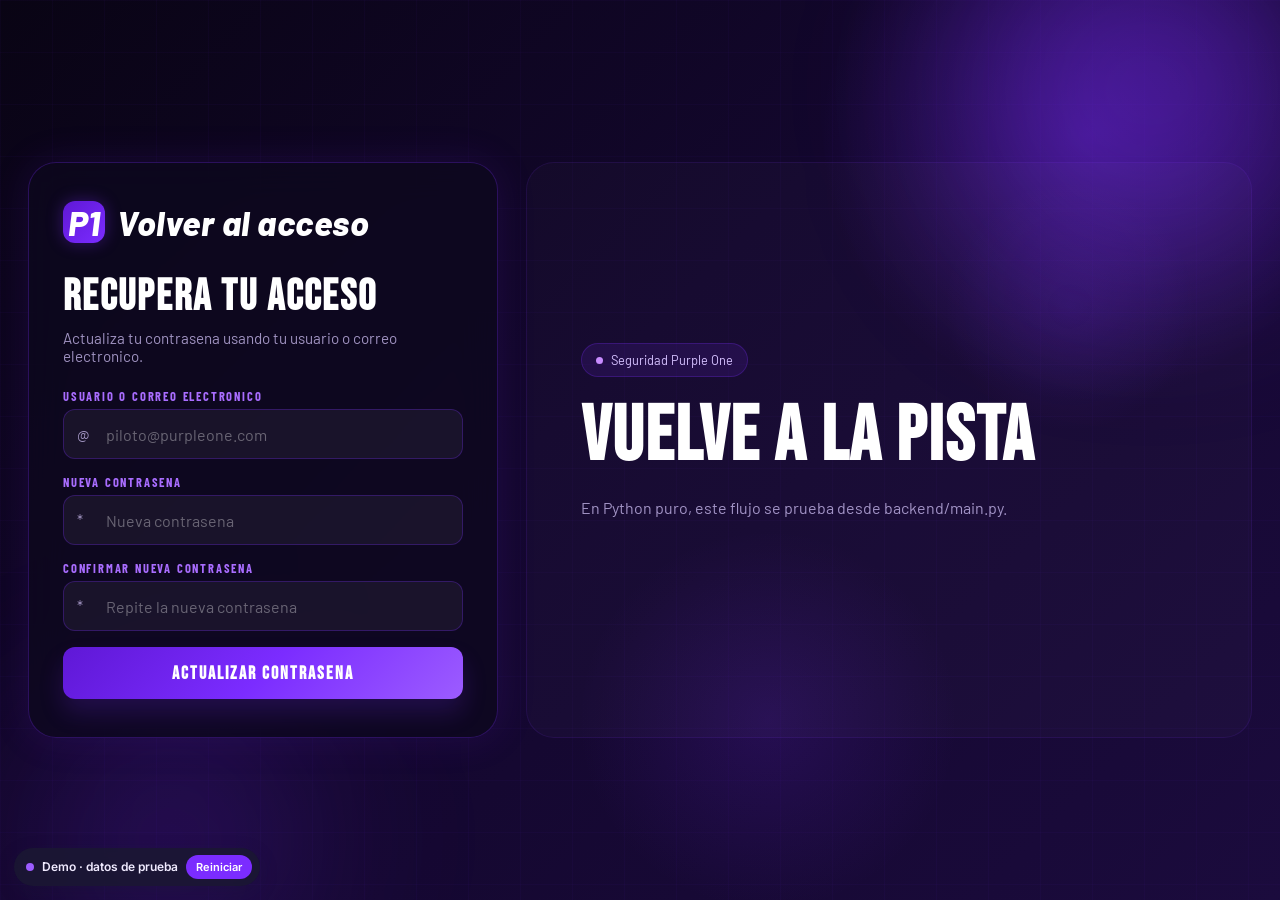
<file: frontend/forgot_password.html>
<!DOCTYPE html>
<html lang="es">
<head>
    <meta charset="UTF-8">
    <meta name="viewport" content="width=device-width, initial-scale=1.0">
    <script src="js/mock-data.js"></script>
    <script src="js/mock-api.js"></script>
    <title>Purple One | Recuperar contrasena</title>
    <link rel="stylesheet" href="css/global.css">
    <link rel="stylesheet" href="https://cdnjs.cloudflare.com/ajax/libs/font-awesome/6.5.0/css/all.min.css">
    <link rel="stylesheet" href="css/auth.css">
    <link rel="stylesheet" href="css/fx.css">
</head>
<body class="auth-body">
    
    <div class="bg"><div class="orb orb-1"></div><div class="orb orb-2"></div></div><main class="auth-page"><div class="wrapper"><section class="card"><a href="auth.html" class="logo auth-logo"><div class="logo-box">P1</div><span>Volver al acceso</span></a><form><h1 class="heading">RECUPERA TU ACCESO</h1><p class="subheading">Actualiza tu contrasena usando tu usuario o correo electronico.</p><div class="field"><label for="identifier">Usuario o correo electronico</label><div class="input-wrap"><span class="ico">@</span><input type="text" id="identifier" name="identifier" placeholder="piloto@purpleone.com"></div></div><div class="field"><label for="new-password">Nueva contrasena</label><div class="input-wrap"><span class="ico">*</span><input type="password" id="new-password" name="new_password" placeholder="Nueva contrasena"></div></div><div class="field"><label for="password-confirm">Confirmar nueva contrasena</label><div class="input-wrap"><span class="ico">*</span><input type="password" id="password-confirm" name="password_confirm" placeholder="Repite la nueva contrasena"></div></div><button class="btn-primary auth-btn" type="submit">ACTUALIZAR CONTRASENA</button></form></section><section class="hero"><div class="season-badge"><span class="dot"></span>Seguridad Purple One</div><h2 class="hero-title"><span class="line1">VUELVE A LA PISTA</span></h2><p class="hero-sub">En Python puro, este flujo se prueba desde backend/main.py.</p></section></div></main>
    
    <script src="js/navbar.js"></script>
    <script src="js/forgot_password.js"></script>
    <script src="js/fx.js"></script>
</body>
</html>
</file>
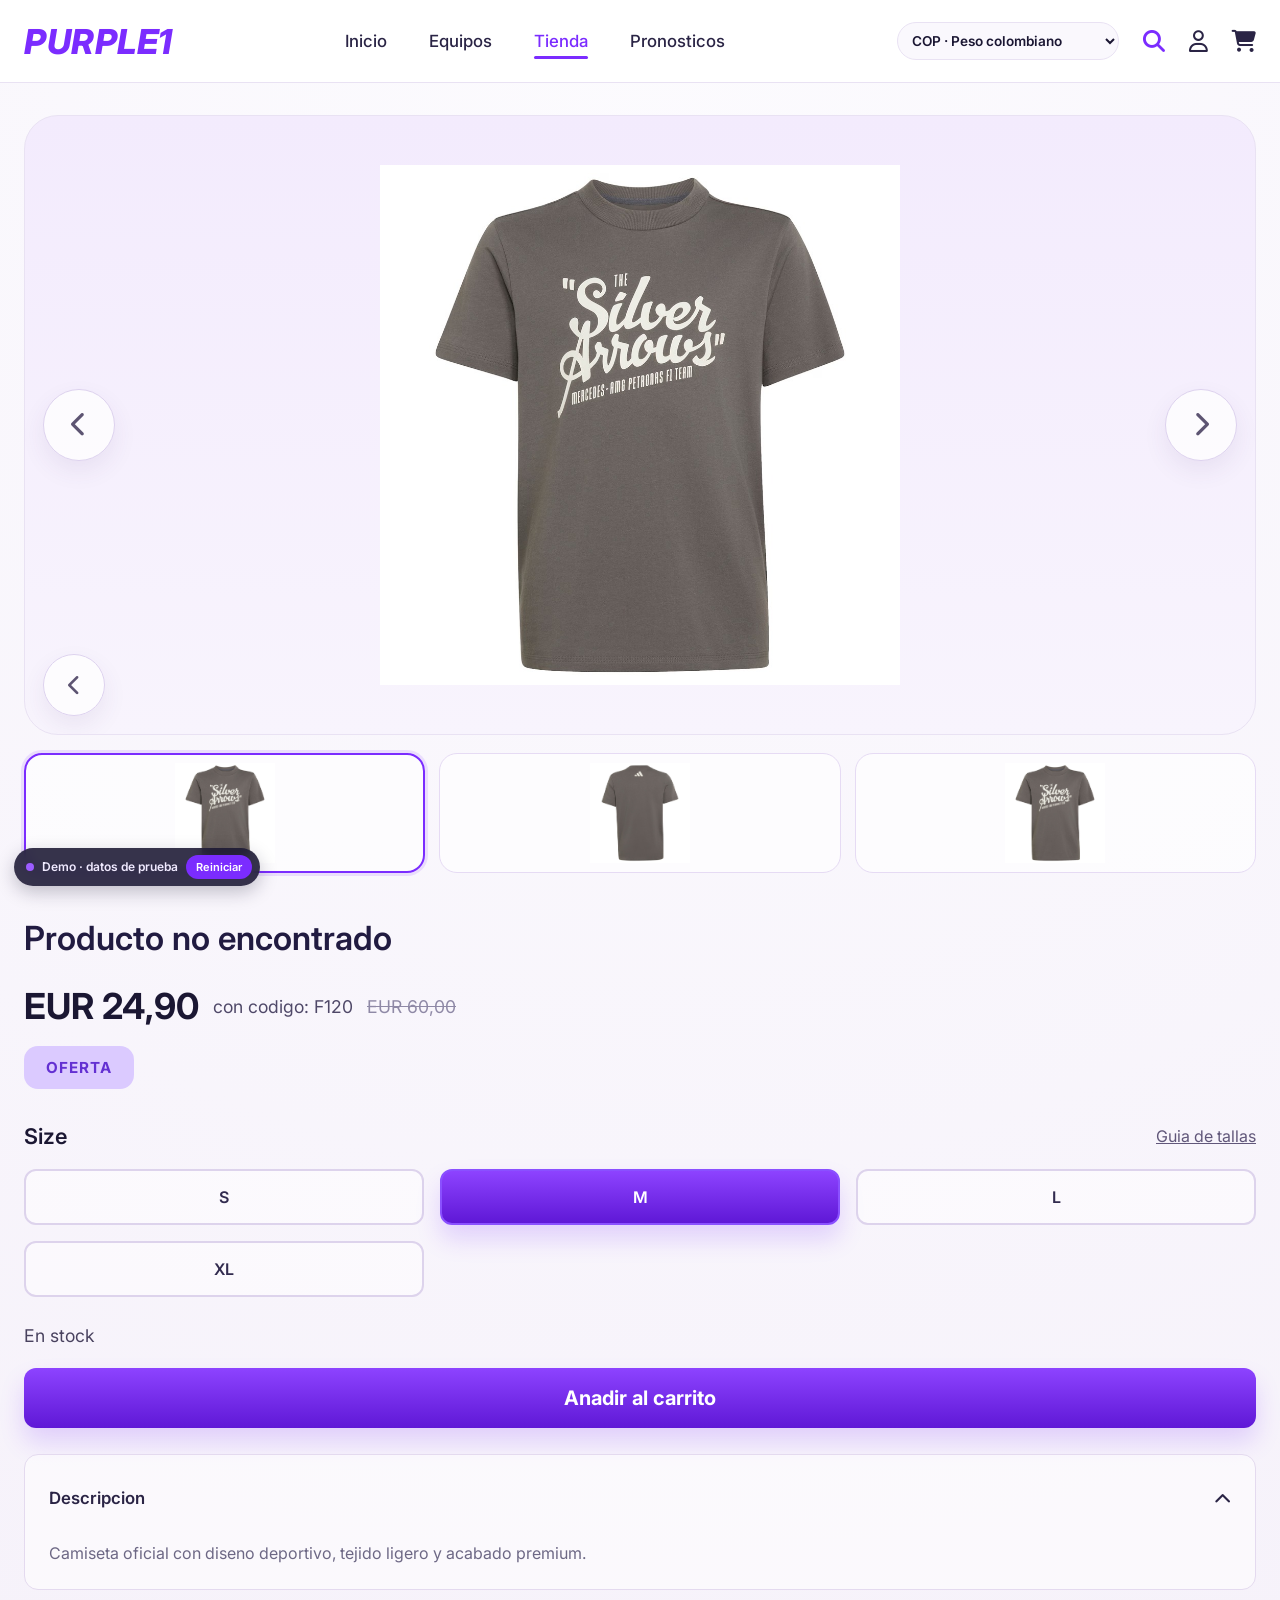
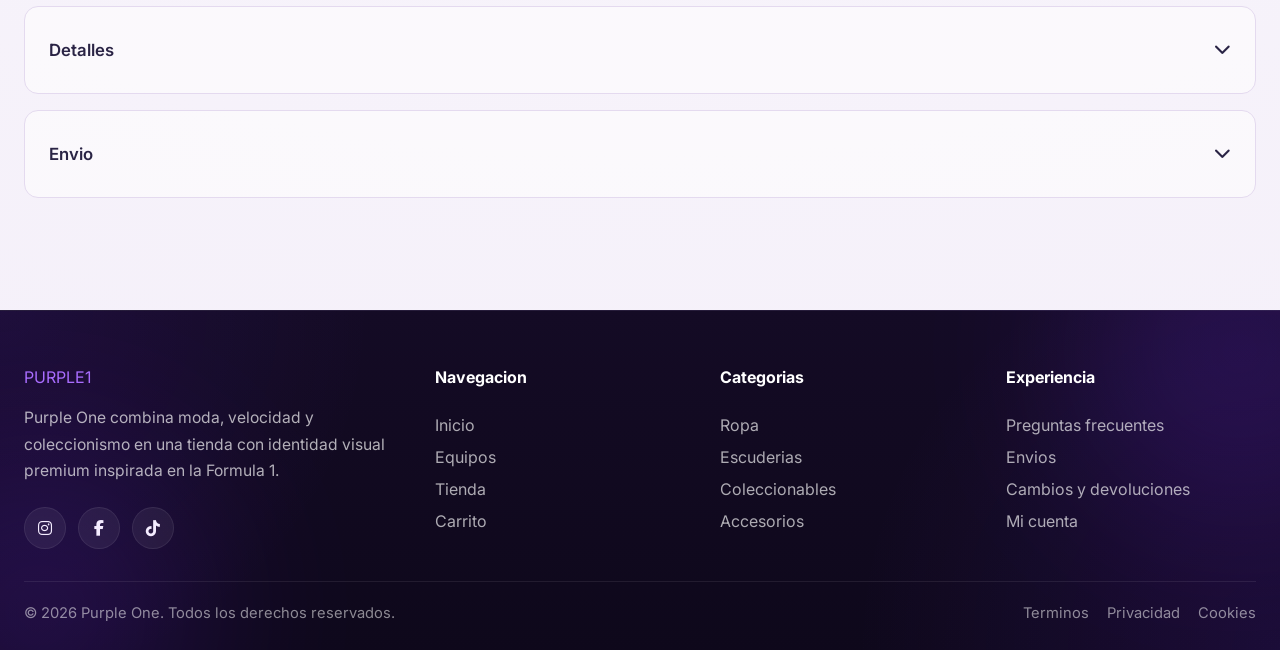
<file: frontend/product_detail.html>
<!DOCTYPE html>
<html lang="es">
<head>
    <meta charset="UTF-8">
    <meta name="viewport" content="width=device-width, initial-scale=1.0">
    <script src="js/mock-data.js"></script>
    <script src="js/mock-api.js"></script>
    <title>Detalle producto | Purple One</title>
    <link rel="stylesheet" href="css/global.css">
    <link rel="stylesheet" href="https://cdnjs.cloudflare.com/ajax/libs/font-awesome/6.5.0/css/all.min.css">
    <link rel="stylesheet" href="css/product_detail.css">
    <link rel="stylesheet" href="css/fx.css">
</head>
<body class="site-body">
    <header class="navbar">
    <div class="container-wide nav-content">
        <a href="index.html" class="logo">PURPLE1</a>
        <nav class="nav-links" aria-label="Navegacion principal">
            <a href="index.html">Inicio</a>
            <a href="teams.html">Equipos</a>
            <a href="products.html" class="active">Tienda</a>
            <a href="races.html">Pronosticos</a>
        </nav>
        <div class="nav-icons" aria-label="Accesos rapidos">
            <a href="products.html" class="active" aria-label="Explorar productos"><i class="fa-solid fa-magnifying-glass"></i></a>
            <div class="nav-user-menu">
                <button type="button" class="nav-user-toggle" aria-label="Mi cuenta" aria-expanded="false"><i class="fa-regular fa-user"></i></button>
                <div class="nav-user-dropdown">
                    <div class="nav-user-greeting">Mi cuenta</div>
                    <a href="profile.html">Mi perfil</a>
                    <a href="change_password.html">Cambiar contrasena</a>
                    <a href="auth.html">Iniciar sesion</a>
                </div>
            </div>
            <a href="cart.html" aria-label="Carrito"><i class="fa-solid fa-cart-shopping"></i></a>
        </div>
    </div>
</header>
    <main class="detail-page page-shell"><div class="container"><section class="detail-layout"><div class="gallery-panel"><div class="main-visual"><button class="nav-arrow left" aria-label="Imagen anterior"><i class="fa-solid fa-chevron-left"></i></button><img src="img/shirt-mercedes1.jpeg" alt="Alpine F1 Team Jack Doohan 2025 Driver T-Shirt" class="main-product-image"><button class="nav-arrow right" aria-label="Imagen siguiente"><i class="fa-solid fa-chevron-right"></i></button><button class="bottom-arrow" aria-label="Ver miniaturas"><i class="fa-solid fa-chevron-left"></i></button></div><div class="thumbs-row"><button class="thumb active" type="button"><img src="img/shirt-mercedes1.jpeg" alt="Vista frontal"></button><button class="thumb" type="button"><img src="img/shirt-mercedes2.jpeg" alt="Vista lateral"></button><button class="thumb" type="button"><img src="img/shirt-mercedes1.jpeg" alt="Vista posterior"></button></div></div><div class="info-panel"><h1 class="product-title">Alpine F1 Team Jack Doohan 2025 Driver T-Shirt</h1><div class="price-row"><span class="price-main">EUR 24,90</span><span class="price-code">con codigo: F120</span><span class="price-old">EUR 60,00</span></div><div class="badge-offer">OFERTA</div><div class="size-header"><h3>Size</h3><a href="#" class="size-guide">Guia de tallas</a></div><div class="sizes-grid"><button class="size-btn" type="button">S</button><button class="size-btn active" type="button">M</button><button class="size-btn" type="button">L</button><button class="size-btn" type="button">XL</button></div><p class="stock-text">En stock</p><a href="cart.html" class="add-cart-btn">Anadir al carrito</a><div class="accordion-list"><article class="accordion-item open"><button class="accordion-header" type="button"><span>Descripcion</span><i class="fa-solid fa-chevron-down"></i></button><div class="accordion-content">Camiseta oficial con diseno deportivo, tejido ligero y acabado premium.</div></article><article class="accordion-item"><button class="accordion-header" type="button"><span>Detalles</span><i class="fa-solid fa-chevron-down"></i></button><div class="accordion-content">Material comodo, silueta regular y lenguaje visual inspirado en Formula 1.</div></article><article class="accordion-item"><button class="accordion-header" type="button"><span>Envio</span><i class="fa-solid fa-chevron-down"></i></button><div class="accordion-content">Envios nacionales e internacionales disponibles con seguimiento.</div></article></div></div></section></div></main>
    <footer class="site-footer">
    <div class="site-footer__glow site-footer__glow--left"></div>
    <div class="site-footer__glow site-footer__glow--right"></div>
    <div class="container site-footer__wrap">
        <div class="site-footer__top">
            <div class="site-footer__brand-block">
                <a href="index.html" class="site-footer__logo" aria-label="Purple One">PURPLE1</a>
                <p class="site-footer__copy">Purple One combina moda, velocidad y coleccionismo en una tienda con identidad visual premium inspirada en la Formula 1.</p>
                <div class="site-footer__socials"><a href="#" aria-label="Instagram"><i class="fa-brands fa-instagram"></i></a><a href="#" aria-label="Facebook"><i class="fa-brands fa-facebook-f"></i></a><a href="#" aria-label="TikTok"><i class="fa-brands fa-tiktok"></i></a></div>
            </div>
            <div class="site-footer__nav-group"><h3>Navegacion</h3><a href="index.html">Inicio</a><a href="teams.html">Equipos</a><a href="products.html">Tienda</a><a href="cart.html">Carrito</a></div>
            <div class="site-footer__nav-group"><h3>Categorias</h3><a href="products.html">Ropa</a><a href="teams.html">Escuderias</a><a href="products.html">Coleccionables</a><a href="products.html">Accesorios</a></div>
            <div class="site-footer__nav-group"><h3>Experiencia</h3><a href="#">Preguntas frecuentes</a><a href="#">Envios</a><a href="#">Cambios y devoluciones</a><a href="auth.html">Mi cuenta</a></div>
        </div>
        <div class="site-footer__bottom"><p>© 2026 Purple One. Todos los derechos reservados.</p><div class="site-footer__bottom-links"><a href="#">Terminos</a><a href="#">Privacidad</a><a href="#">Cookies</a></div></div>
    </div>
</footer>
    <script src="js/currency.js"></script>
    <script src="js/navbar.js"></script>
    <script src="js/product_detail.js"></script>
    <script src="js/fx.js"></script>
</body>
</html>
</file>
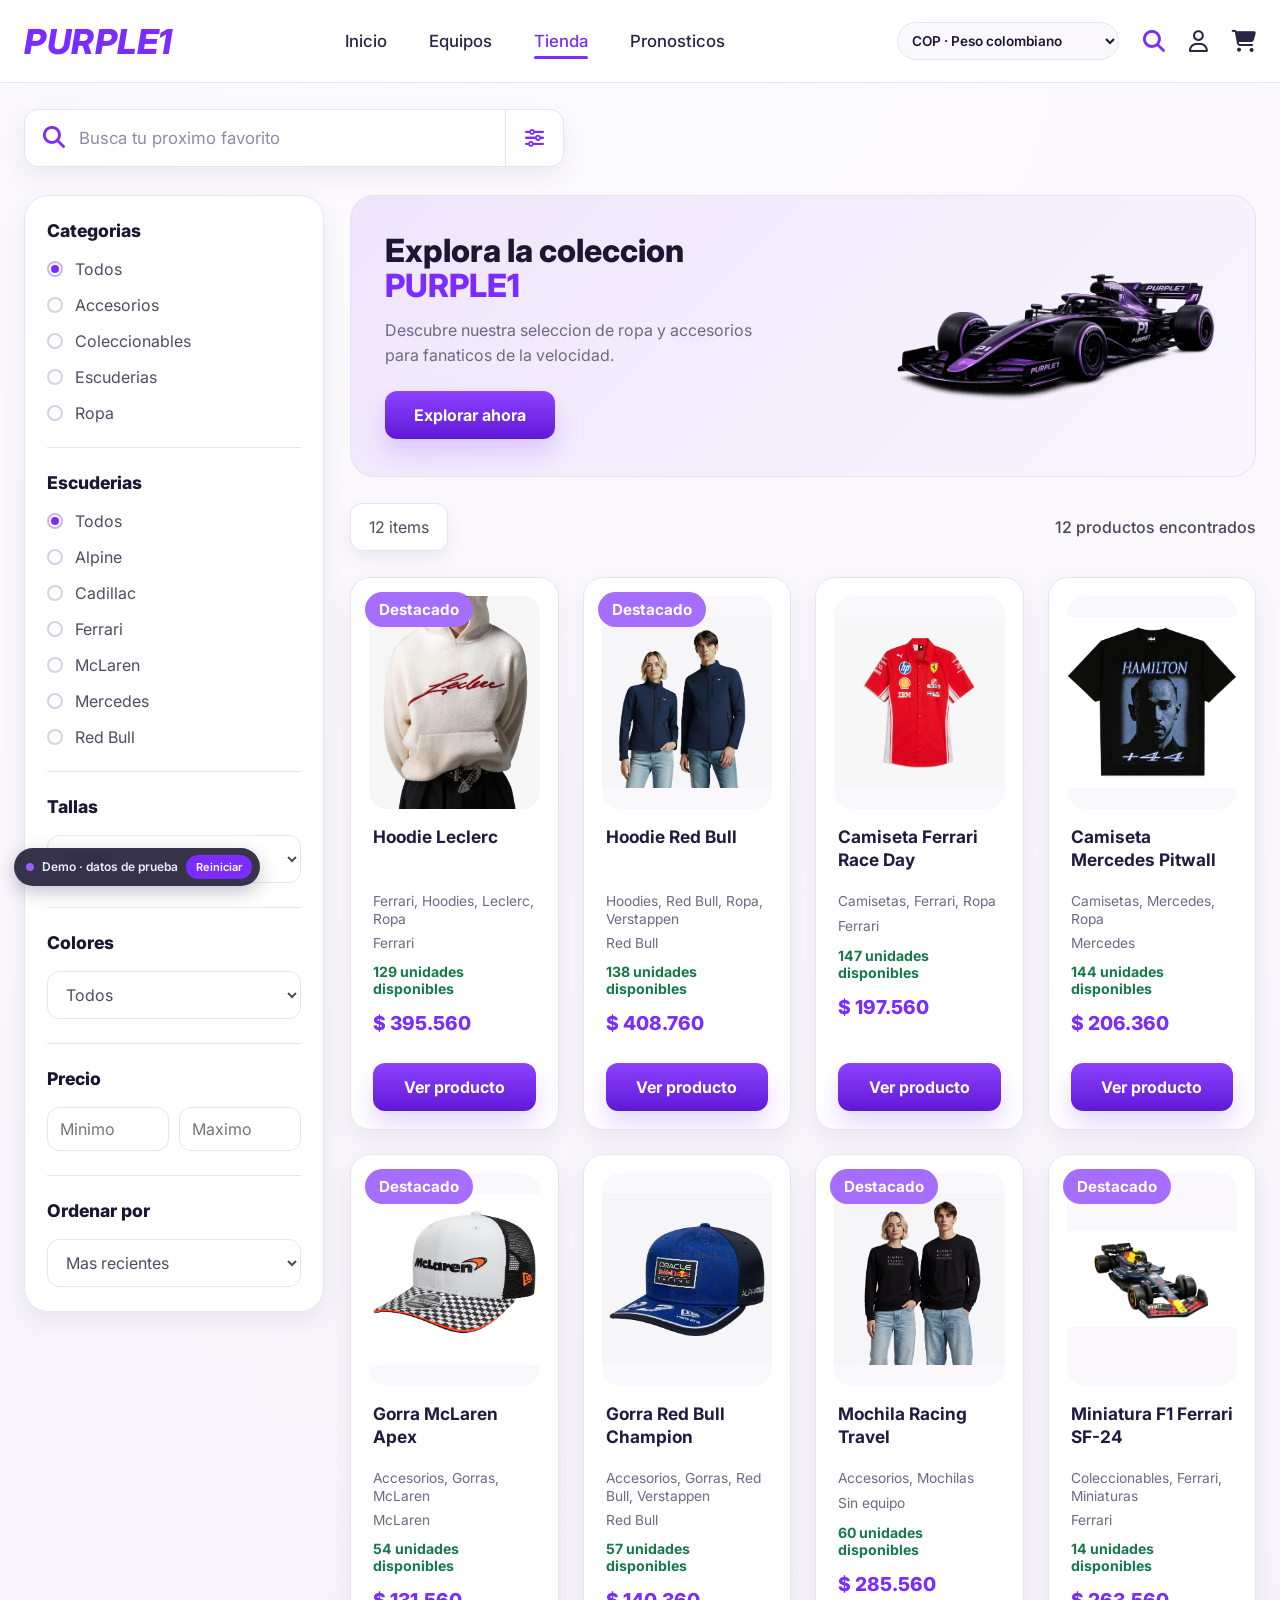
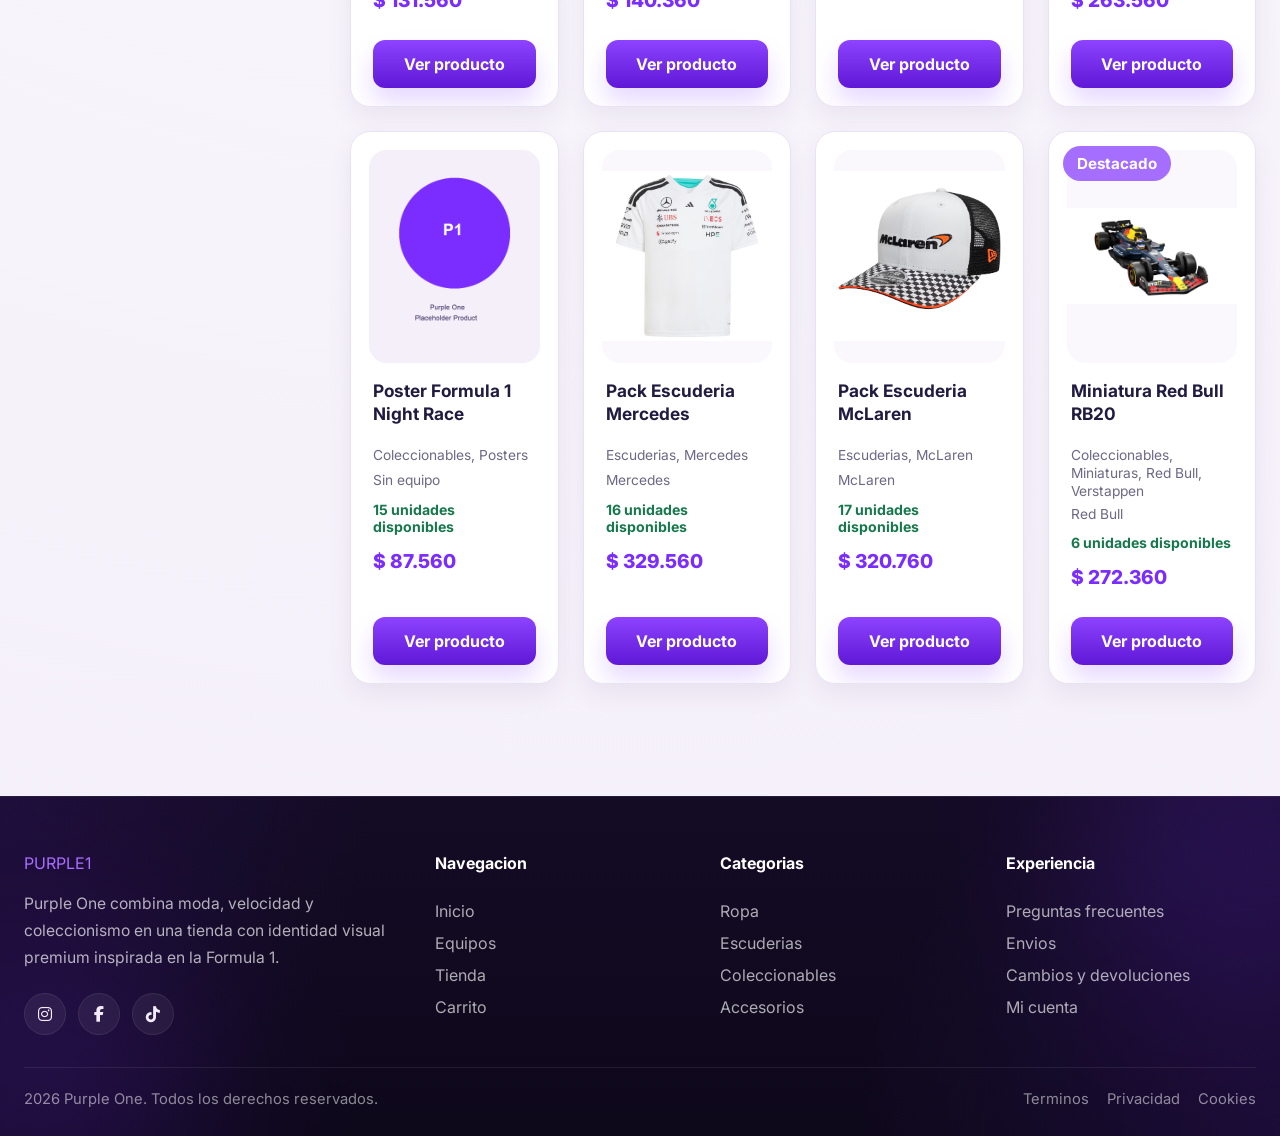
<file: frontend/products.html>
<!DOCTYPE html>
<html lang="es">
<head>
    <meta charset="UTF-8">
    <meta name="viewport" content="width=device-width, initial-scale=1.0">
    <script src="js/mock-data.js"></script>
    <script src="js/mock-api.js"></script>
    <title>Productos | Purple One</title>
    <link rel="stylesheet" href="css/global.css">
    <link rel="stylesheet" href="https://cdnjs.cloudflare.com/ajax/libs/font-awesome/6.5.0/css/all.min.css">
    <link rel="stylesheet" href="css/products.css">
    <link rel="stylesheet" href="css/fx.css">
</head>
<body class="site-body">
    <header class="navbar">
        <div class="container-wide nav-content">
            <a href="index.html" class="logo">PURPLE1</a>
            <nav class="nav-links" aria-label="Navegacion principal">
                <a href="index.html">Inicio</a>
                <a href="teams.html">Equipos</a>
                <a href="products.html" class="active">Tienda</a>
                <a href="races.html">Pronosticos</a>
            </nav>
            <div class="nav-icons" aria-label="Accesos rapidos">
                <a href="products.html" class="active" aria-label="Explorar productos"><i class="fa-solid fa-magnifying-glass"></i></a>
                <div class="nav-user-menu">
                    <button type="button" class="nav-user-toggle" aria-label="Mi cuenta" aria-expanded="false"><i class="fa-regular fa-user"></i></button>
                    <div class="nav-user-dropdown">
                        <div class="nav-user-greeting">Mi cuenta</div>
                        <a href="profile.html">Mi perfil</a>
                        <a href="change_password.html">Cambiar contrasena</a>
                        <a href="auth.html">Iniciar sesion</a>
                    </div>
                </div>
                <a href="cart.html" aria-label="Carrito"><i class="fa-solid fa-cart-shopping"></i></a>
            </div>
        </div>
    </header>

    <main class="products-page page-shell">
        <div class="container">
            <section class="search-bar-section">
                <div class="search-bar">
                    <div class="search-left">
                        <i class="fa-solid fa-magnifying-glass"></i>
                        <input type="text" id="catalog-search" placeholder="Busca tu proximo favorito">
                    </div>
                    <button class="filter-btn" type="button" aria-label="Buscar en el catalogo"><i class="fa-solid fa-sliders"></i></button>
                </div>
            </section>

            <section class="catalog-layout">
                <aside class="filters-sidebar surface-card">
                    <div class="filter-group">
                        <h3>Filtros</h3>
                        <p class="empty-products">Cargando filtros...</p>
                    </div>
                </aside>

                <section class="products-content">
                    <div class="hero-banner">
                        <div class="hero-banner-text">
                            <h1>Explora la coleccion <span>PURPLE1</span></h1>
                            <p>Descubre nuestra seleccion de ropa y accesorios para fanaticos de la velocidad.</p>
                            <a href="#catalogo" class="btn-primary">Explorar ahora</a>
                        </div>
                        <div class="hero-banner-image">
                            <img src="img/car.png" alt="Carro Purple One">
                        </div>
                    </div>

                    <div class="products-toolbar">
                        <div class="toolbar-left"><button class="toolbar-btn" type="button">0 items</button></div>
                        <div class="toolbar-right">Cargando productos...</div>
                    </div>

                    <div class="products-grid" id="catalogo">
                        <div class="empty-products surface-card">
                            <h3>Cargando productos</h3>
                            <p>Consultando catalogo desde MySQL.</p>
                        </div>
                    </div>
                </section>
            </section>
        </div>
    </main>

    <footer class="site-footer">
        <div class="site-footer__glow site-footer__glow--left"></div>
        <div class="site-footer__glow site-footer__glow--right"></div>
        <div class="container site-footer__wrap">
            <div class="site-footer__top">
                <div class="site-footer__brand-block">
                    <a href="index.html" class="site-footer__logo" aria-label="Purple One">PURPLE1</a>
                    <p class="site-footer__copy">Purple One combina moda, velocidad y coleccionismo en una tienda con identidad visual premium inspirada en la Formula 1.</p>
                    <div class="site-footer__socials">
                        <a href="#" aria-label="Instagram"><i class="fa-brands fa-instagram"></i></a>
                        <a href="#" aria-label="Facebook"><i class="fa-brands fa-facebook-f"></i></a>
                        <a href="#" aria-label="TikTok"><i class="fa-brands fa-tiktok"></i></a>
                    </div>
                </div>
                <div class="site-footer__nav-group">
                    <h3>Navegacion</h3>
                    <a href="index.html">Inicio</a>
                    <a href="teams.html">Equipos</a>
                    <a href="products.html">Tienda</a>
                    <a href="cart.html">Carrito</a>
                </div>
                <div class="site-footer__nav-group">
                    <h3>Categorias</h3>
                    <a href="products.html">Ropa</a>
                    <a href="teams.html">Escuderias</a>
                    <a href="products.html">Coleccionables</a>
                    <a href="products.html">Accesorios</a>
                </div>
                <div class="site-footer__nav-group">
                    <h3>Experiencia</h3>
                    <a href="#">Preguntas frecuentes</a>
                    <a href="#">Envios</a>
                    <a href="#">Cambios y devoluciones</a>
                    <a href="auth.html">Mi cuenta</a>
                </div>
            </div>
            <div class="site-footer__bottom">
                <p>2026 Purple One. Todos los derechos reservados.</p>
                <div class="site-footer__bottom-links"><a href="#">Terminos</a><a href="#">Privacidad</a><a href="#">Cookies</a></div>
            </div>
        </div>
    </footer>

    <script src="js/currency.js"></script>
    <script src="js/navbar.js"></script>
    <script src="js/products.js"></script>
    <script src="js/fx.js"></script>
</body>
</html>
</file>
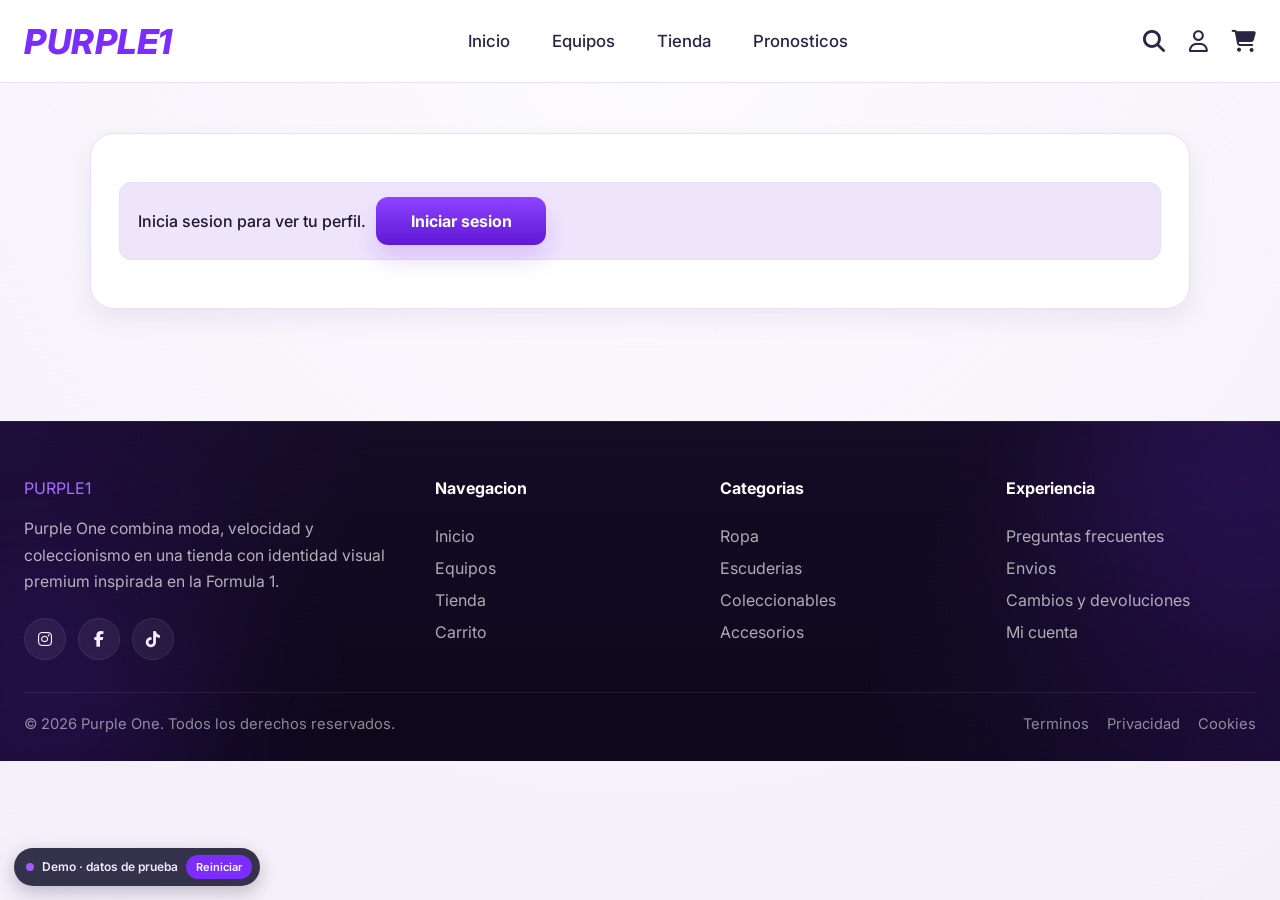
<file: frontend/profile.html>
<!DOCTYPE html>
<html lang="es">
<head>
    <meta charset="UTF-8">
    <meta name="viewport" content="width=device-width, initial-scale=1.0">
    <script src="js/mock-data.js"></script>
    <script src="js/mock-api.js"></script>
    <title>Purple One | Mi perfil</title>
    <link rel="stylesheet" href="css/global.css">
    <link rel="stylesheet" href="https://cdnjs.cloudflare.com/ajax/libs/font-awesome/6.5.0/css/all.min.css">
    <link rel="stylesheet" href="css/avatar.css">
    <link rel="stylesheet" href="css/fx.css">
</head>
<body class="site-body">
    <header class="navbar">
    <div class="container-wide nav-content">
        <a href="index.html" class="logo">PURPLE1</a>
        <nav class="nav-links" aria-label="Navegacion principal">
            <a href="index.html">Inicio</a>
            <a href="teams.html">Equipos</a>
            <a href="products.html">Tienda</a>
            <a href="races.html">Pronosticos</a>
        </nav>
        <div class="nav-icons" aria-label="Accesos rapidos">
            <a href="products.html" aria-label="Explorar productos"><i class="fa-solid fa-magnifying-glass"></i></a>
            <div class="nav-user-menu">
                <button type="button" class="nav-user-toggle active" aria-label="Mi cuenta" aria-expanded="false"><i class="fa-regular fa-user"></i></button>
                <div class="nav-user-dropdown">
                    <div class="nav-user-greeting">Mi cuenta</div>
                    <a href="profile.html">Mi perfil</a>
                    <a href="change_password.html">Cambiar contrasena</a>
                    <a href="auth.html">Iniciar sesion</a>
                </div>
            </div>
            <a href="cart.html" aria-label="Carrito"><i class="fa-solid fa-cart-shopping"></i></a>
        </div>
    </div>
</header>
    <main class="profile-page page-shell">
        <div class="container">
            <section class="profile-card surface-card">
                <div class="profile-hero">
                    <div class="profile-identity">
                        <div class="profile-avatar" id="profile-avatar-mini">P1</div>
                        <div>
                            <h1>Mi perfil</h1>
                            <p>Tu avatar, tus datos personales y de entrega.</p>
                        </div>
                    </div>
                    <img src="img/car.png" class="profile-car" alt="Carro Purple One">
                </div>

                <section class="avatar-studio" id="avatar-studio" aria-labelledby="avatar-title">
                    <div class="avatar-stage">
                        <div class="avatar-stage__figure" id="avatar-figure"></div>
                        <p class="avatar-stage__preview" id="avatar-preview-flag" hidden>Vista previa</p>
                        <dl class="avatar-stats">
                            <div>
                                <dt>Pronosticos acertados</dt>
                                <dd id="avatar-wins">0</dd>
                            </div>
                            <div>
                                <dt>PitCoins</dt>
                                <dd><i class="fa-solid fa-coins"></i> <span id="avatar-coins">0</span></dd>
                            </div>
                        </dl>
                    </div>
                    <div class="avatar-picker">
                        <div class="avatar-picker__head">
                            <h2 id="avatar-title">Mi avatar</h2>
                            <p>Viste a tu piloto. Las prendas con candado se abren al acertar <a href="races.html">pronosticos</a>; las que tienen precio se compran con PitCoins.</p>
                        </div>
                        <div class="avatar-tabs" id="avatar-tabs" role="tablist" aria-label="Partes del avatar"></div>
                        <div class="avatar-items" id="avatar-items"></div>
                        <p class="avatar-status" id="avatar-status" role="status" aria-live="polite"></p>
                    </div>
                </section>

                <div class="profile-info-banner"><span>i</span><p>Estos datos se usaran automaticamente en el checkout para agilizar tus compras.</p></div>
                <form class="profile-form">
                    <div class="profile-grid-wrapper">
                        <div class="profile-section">
                            <div class="profile-section-header"><h2>Datos de cuenta</h2></div>
                            <div class="profile-grid">
                                <div class="profile-field readonly"><label>Nombre</label><span>Usuario</span></div>
                                <div class="profile-field readonly"><label>Apellido</label><span>Demo</span></div>
                                <div class="profile-field readonly profile-field--full"><label>Correo electronico</label><span>demo@purpleone.com</span></div>
                            </div>
                        </div>
                        <div class="profile-section">
                            <div class="profile-section-header"><h2>Datos de entrega</h2></div>
                            <div class="profile-grid">
                                <div class="profile-field profile-field--full"><label>Telefono</label><input type="text" name="phone" placeholder="Agrega tu telefono"></div>
                                <div class="profile-field profile-field--full"><label>Direccion</label><input type="text" name="address" placeholder="Agrega tu direccion"></div>
                            </div>
                        </div>
                    </div>
                    <div class="profile-actions"><a href="change_password.html" class="profile-link-btn">Cambiar contrasena</a><button type="submit" class="btn-primary">Guardar perfil</button></div>
                </form>
            </section>
        </div>
    </main>
    <footer class="site-footer">
    <div class="site-footer__glow site-footer__glow--left"></div>
    <div class="site-footer__glow site-footer__glow--right"></div>
    <div class="container site-footer__wrap">
        <div class="site-footer__top">
            <div class="site-footer__brand-block">
                <a href="index.html" class="site-footer__logo" aria-label="Purple One">PURPLE1</a>
                <p class="site-footer__copy">Purple One combina moda, velocidad y coleccionismo en una tienda con identidad visual premium inspirada en la Formula 1.</p>
                <div class="site-footer__socials"><a href="#" aria-label="Instagram"><i class="fa-brands fa-instagram"></i></a><a href="#" aria-label="Facebook"><i class="fa-brands fa-facebook-f"></i></a><a href="#" aria-label="TikTok"><i class="fa-brands fa-tiktok"></i></a></div>
            </div>
            <div class="site-footer__nav-group"><h3>Navegacion</h3><a href="index.html">Inicio</a><a href="teams.html">Equipos</a><a href="products.html">Tienda</a><a href="cart.html">Carrito</a></div>
            <div class="site-footer__nav-group"><h3>Categorias</h3><a href="products.html">Ropa</a><a href="teams.html">Escuderias</a><a href="products.html">Coleccionables</a><a href="products.html">Accesorios</a></div>
            <div class="site-footer__nav-group"><h3>Experiencia</h3><a href="#">Preguntas frecuentes</a><a href="#">Envios</a><a href="#">Cambios y devoluciones</a><a href="auth.html">Mi cuenta</a></div>
        </div>
        <div class="site-footer__bottom"><p>© 2026 Purple One. Todos los derechos reservados.</p><div class="site-footer__bottom-links"><a href="#">Terminos</a><a href="#">Privacidad</a><a href="#">Cookies</a></div></div>
    </div>
</footer>
    <script src="js/navbar.js"></script>
    <script src="js/avatar.js"></script>
    <script src="js/profile.js"></script>
    <script src="js/fx.js"></script>
</body>
</html>
</file>
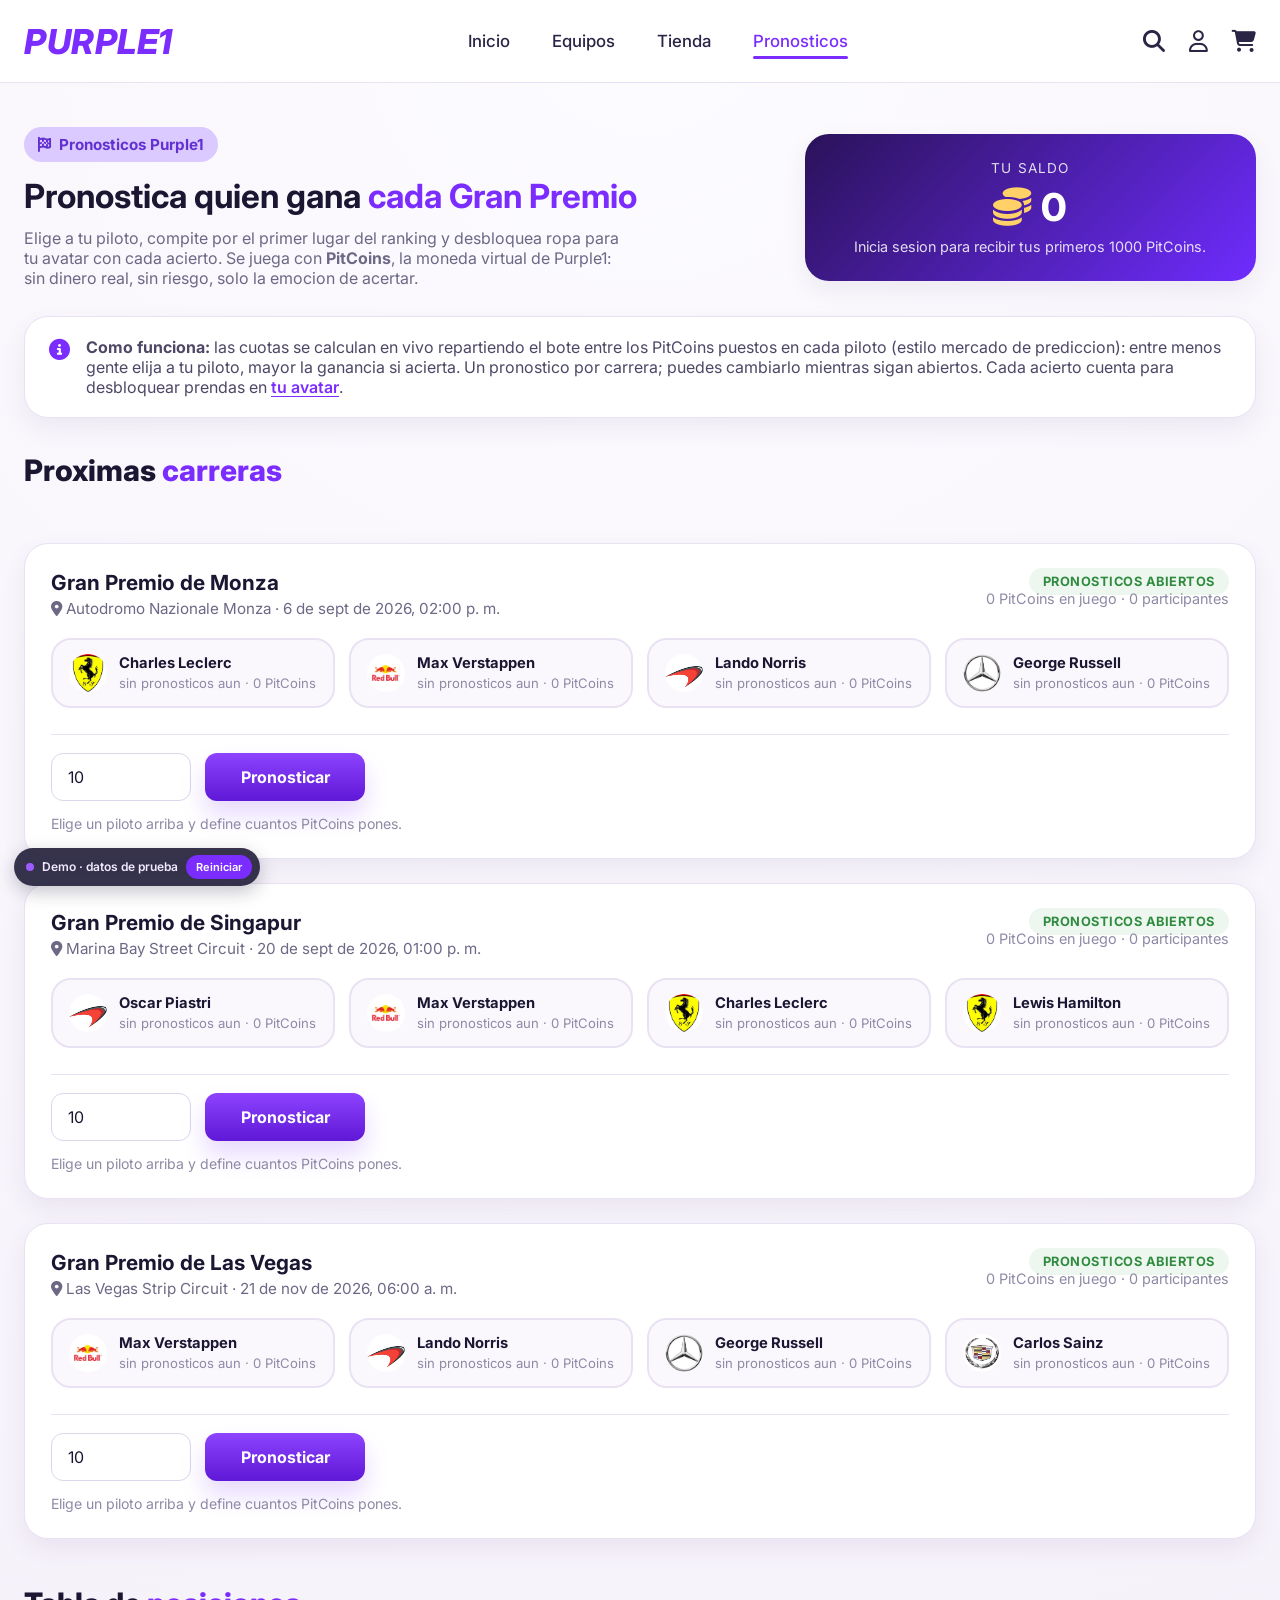
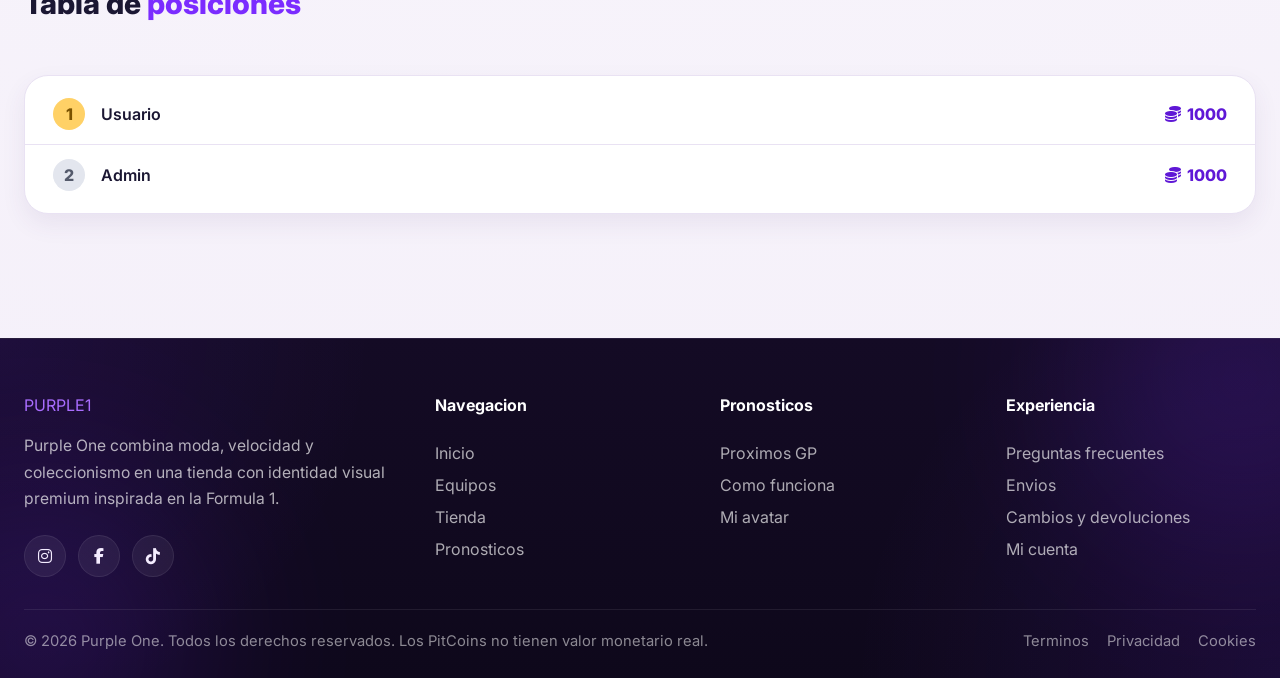
<file: frontend/races.html>
<!DOCTYPE html>
<html lang="es">
<head>
    <meta charset="UTF-8">
    <meta name="viewport" content="width=device-width, initial-scale=1.0">
    <script src="js/mock-data.js"></script>
    <script src="js/mock-api.js"></script>
    <title>Pronosticos | Purple One</title>
    <link rel="stylesheet" href="css/global.css">
    <link rel="stylesheet" href="https://cdnjs.cloudflare.com/ajax/libs/font-awesome/6.5.0/css/all.min.css">
    <link rel="stylesheet" href="css/races.css">
    <link rel="stylesheet" href="css/fx.css">
</head>
<body class="site-body">
    <header class="navbar">
        <div class="container-wide nav-content">
            <a href="index.html" class="logo">PURPLE1</a>
            <nav class="nav-links" aria-label="Navegacion principal">
                <a href="index.html">Inicio</a>
                <a href="teams.html">Equipos</a>
                <a href="products.html">Tienda</a>
                <a href="races.html" class="active">Pronosticos</a>
            </nav>
            <div class="nav-icons" aria-label="Accesos rapidos">
                <a href="products.html" aria-label="Explorar productos"><i class="fa-solid fa-magnifying-glass"></i></a>
                <div class="nav-user-menu">
                    <button type="button" class="nav-user-toggle" aria-label="Mi cuenta" aria-expanded="false"><i class="fa-regular fa-user"></i></button>
                    <div class="nav-user-dropdown">
                        <div class="nav-user-greeting">Mi cuenta</div>
                        <a href="auth.html">Iniciar sesion</a>
                    </div>
                </div>
                <a href="cart.html" aria-label="Carrito"><i class="fa-solid fa-cart-shopping"></i></a>
            </div>
        </div>
    </header>

    <main class="races-page page-shell">
        <div class="container">
            <section class="races-hero">
                <div class="races-hero__text">
                    <span class="pill-badge is-soft"><i class="fa-solid fa-flag-checkered"></i>&nbsp; Pronosticos Purple1</span>
                    <h1>Pronostica quien gana <span>cada Gran Premio</span></h1>
                    <p>Elige a tu piloto, compite por el primer lugar del ranking y desbloquea ropa para tu avatar con cada acierto. Se juega con <strong>PitCoins</strong>, la moneda virtual de Purple1: sin dinero real, sin riesgo, solo la emocion de acertar.</p>
                </div>
                <div class="wallet-card surface-card" id="wallet-card">
                    <div class="wallet-card__label">Tu saldo</div>
                    <div class="wallet-card__amount"><i class="fa-solid fa-coins"></i> <span id="wallet-amount">--</span></div>
                    <p class="wallet-card__hint" id="wallet-hint">Inicia sesion para recibir tus primeros 1000 PitCoins.</p>
                </div>
            </section>

            <section class="how-it-works surface-card">
                <div><i class="fa-solid fa-circle-info"></i></div>
                <p><strong>Como funciona:</strong> las cuotas se calculan en vivo repartiendo el bote entre los PitCoins puestos en cada piloto (estilo mercado de prediccion): entre menos gente elija a tu piloto, mayor la ganancia si acierta. Un pronostico por carrera; puedes cambiarlo mientras sigan abiertos. Cada acierto cuenta para desbloquear prendas en <a href="profile.html">tu avatar</a>.</p>
            </section>

            <section class="section-heading">
                <h2 class="section-title">Proximas <span>carreras</span></h2>
            </section>
            <section class="races-list" id="races-list">
                <div class="surface-card empty-products"><h3>Cargando carreras</h3><p>Consultando el calendario desde el servidor.</p></div>
            </section>

            <section class="section-heading">
                <h2 class="section-title">Tabla de <span>posiciones</span></h2>
            </section>
            <section class="surface-card leaderboard-card">
                <ol class="leaderboard-list" id="leaderboard-list">
                    <li class="leaderboard-empty">Cargando ranking...</li>
                </ol>
            </section>
        </div>
    </main>

    <footer class="site-footer">
        <div class="site-footer__glow site-footer__glow--left"></div>
        <div class="site-footer__glow site-footer__glow--right"></div>
        <div class="container site-footer__wrap">
            <div class="site-footer__top">
                <div class="site-footer__brand-block">
                    <a href="index.html" class="site-footer__logo" aria-label="Purple One">PURPLE1</a>
                    <p class="site-footer__copy">Purple One combina moda, velocidad y coleccionismo en una tienda con identidad visual premium inspirada en la Formula 1.</p>
                    <div class="site-footer__socials"><a href="#" aria-label="Instagram"><i class="fa-brands fa-instagram"></i></a><a href="#" aria-label="Facebook"><i class="fa-brands fa-facebook-f"></i></a><a href="#" aria-label="TikTok"><i class="fa-brands fa-tiktok"></i></a></div>
                </div>
                <div class="site-footer__nav-group"><h3>Navegacion</h3><a href="index.html">Inicio</a><a href="teams.html">Equipos</a><a href="products.html">Tienda</a><a href="races.html">Pronosticos</a></div>
                <div class="site-footer__nav-group"><h3>Pronosticos</h3><a href="races.html">Proximos GP</a><a href="races.html">Como funciona</a><a href="profile.html">Mi avatar</a></div>
                <div class="site-footer__nav-group"><h3>Experiencia</h3><a href="#">Preguntas frecuentes</a><a href="#">Envios</a><a href="#">Cambios y devoluciones</a><a href="auth.html">Mi cuenta</a></div>
            </div>
            <div class="site-footer__bottom"><p>&copy; 2026 Purple One. Todos los derechos reservados. Los PitCoins no tienen valor monetario real.</p><div class="site-footer__bottom-links"><a href="#">Terminos</a><a href="#">Privacidad</a><a href="#">Cookies</a></div></div>
        </div>
    </footer>

    <script src="js/navbar.js"></script>
    <script src="js/races.js"></script>
    <script src="js/fx.js"></script>
</body>
</html>
</file>
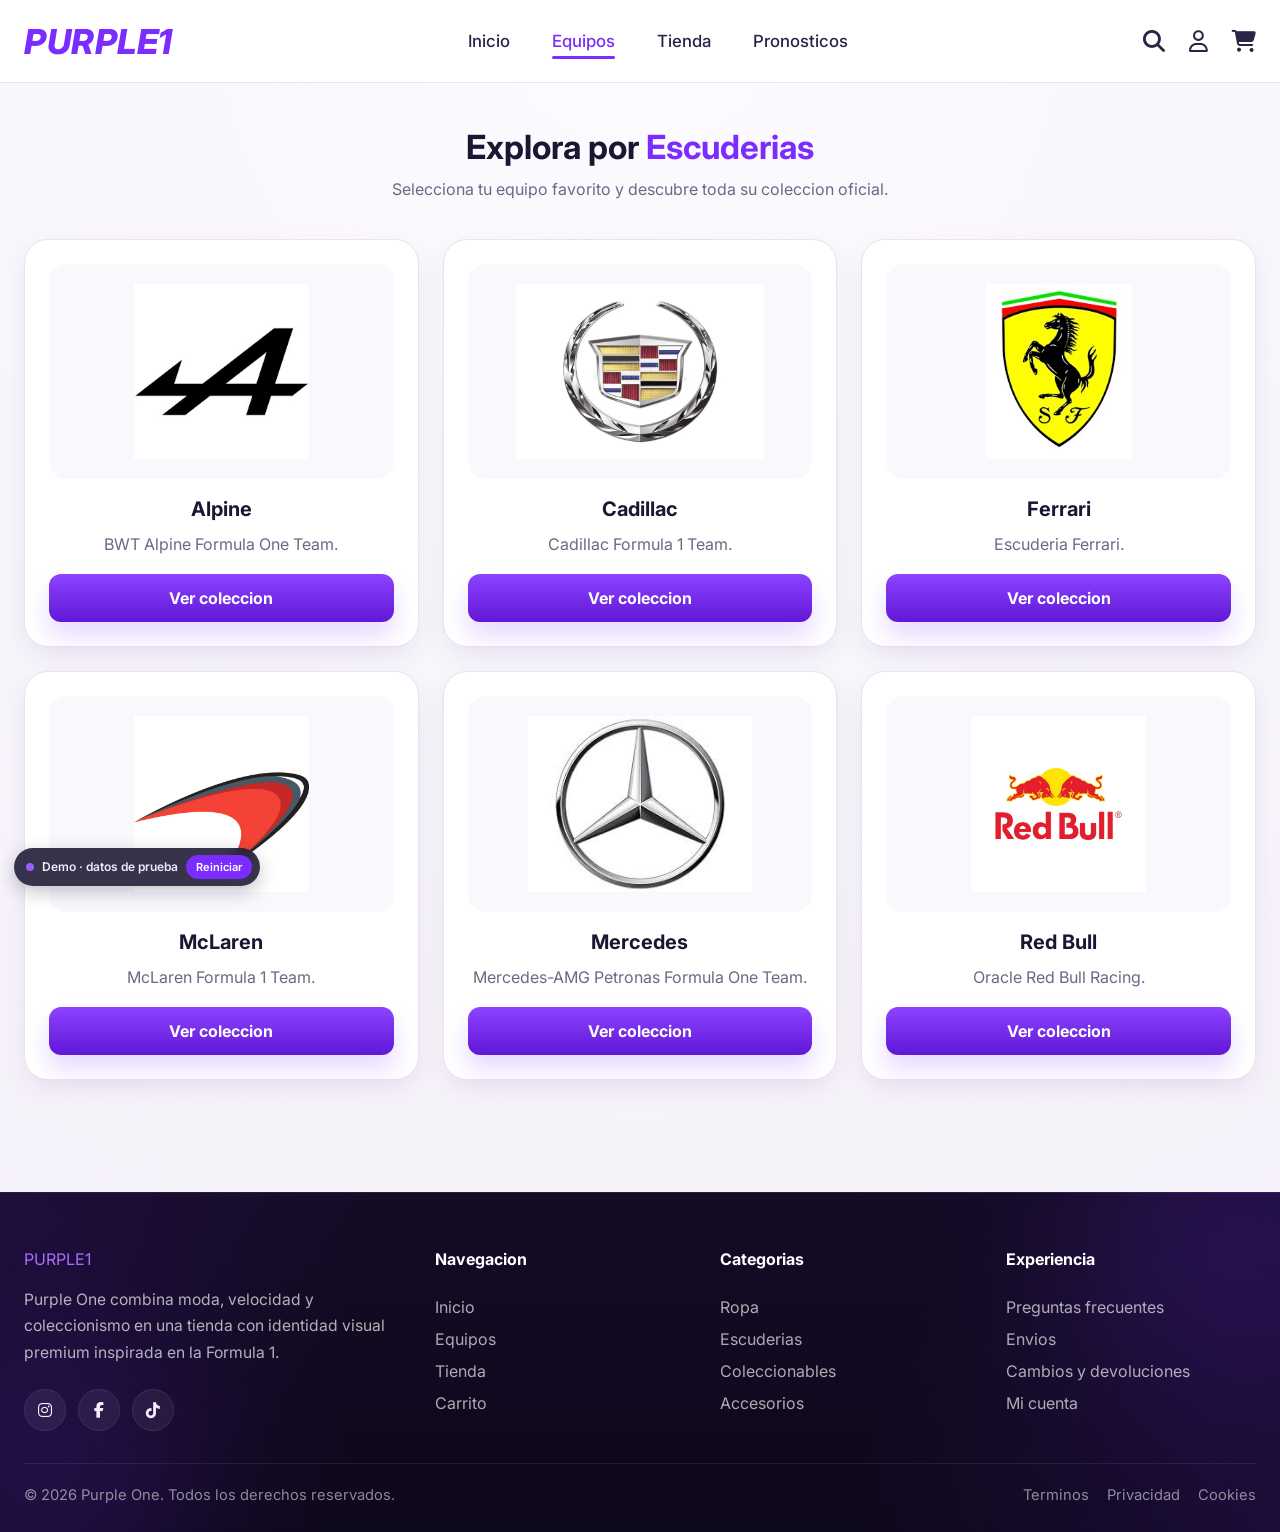
<file: frontend/teams.html>
<!DOCTYPE html>
<html lang="es">
<head>
    <meta charset="UTF-8">
    <meta name="viewport" content="width=device-width, initial-scale=1.0">
    <script src="js/mock-data.js"></script>
    <script src="js/mock-api.js"></script>
    <title>Equipos | Purple One</title>
    <link rel="stylesheet" href="css/global.css">
    <link rel="stylesheet" href="https://cdnjs.cloudflare.com/ajax/libs/font-awesome/6.5.0/css/all.min.css">
    <link rel="stylesheet" href="css/teams.css">
    <link rel="stylesheet" href="css/fx.css">
</head>
<body class="site-body">
    <header class="navbar">
    <div class="container-wide nav-content">
        <a href="index.html" class="logo">PURPLE1</a>
        <nav class="nav-links" aria-label="Navegacion principal">
            <a href="index.html">Inicio</a>
            <a href="teams.html" class="active">Equipos</a>
            <a href="products.html">Tienda</a>
            <a href="races.html">Pronosticos</a>
        </nav>
        <div class="nav-icons" aria-label="Accesos rapidos">
            <a href="products.html" aria-label="Explorar productos"><i class="fa-solid fa-magnifying-glass"></i></a>
            <div class="nav-user-menu">
                <button type="button" class="nav-user-toggle" aria-label="Mi cuenta" aria-expanded="false"><i class="fa-regular fa-user"></i></button>
                <div class="nav-user-dropdown">
                    <div class="nav-user-greeting">Mi cuenta</div>
                    <a href="profile.html">Mi perfil</a>
                    <a href="change_password.html">Cambiar contrasena</a>
                    <a href="auth.html">Iniciar sesion</a>
                </div>
            </div>
            <a href="cart.html" aria-label="Carrito"><i class="fa-solid fa-cart-shopping"></i></a>
        </div>
    </div>
</header>
    <main class="teams-page page-shell"><div class="container"><section class="teams-hero"><h1>Explora por <span>Escuderias</span></h1><p>Selecciona tu equipo favorito y descubre toda su coleccion oficial.</p></section><section class="teams-grid"><div class="surface-card empty-products"><h3>Cargando equipos</h3><p>Consultando escuderias desde MySQL.</p></div></section></div></main>
    <footer class="site-footer">
    <div class="site-footer__glow site-footer__glow--left"></div>
    <div class="site-footer__glow site-footer__glow--right"></div>
    <div class="container site-footer__wrap">
        <div class="site-footer__top">
            <div class="site-footer__brand-block">
                <a href="index.html" class="site-footer__logo" aria-label="Purple One">PURPLE1</a>
                <p class="site-footer__copy">Purple One combina moda, velocidad y coleccionismo en una tienda con identidad visual premium inspirada en la Formula 1.</p>
                <div class="site-footer__socials"><a href="#" aria-label="Instagram"><i class="fa-brands fa-instagram"></i></a><a href="#" aria-label="Facebook"><i class="fa-brands fa-facebook-f"></i></a><a href="#" aria-label="TikTok"><i class="fa-brands fa-tiktok"></i></a></div>
            </div>
            <div class="site-footer__nav-group"><h3>Navegacion</h3><a href="index.html">Inicio</a><a href="teams.html">Equipos</a><a href="products.html">Tienda</a><a href="cart.html">Carrito</a></div>
            <div class="site-footer__nav-group"><h3>Categorias</h3><a href="products.html">Ropa</a><a href="teams.html">Escuderias</a><a href="products.html">Coleccionables</a><a href="products.html">Accesorios</a></div>
            <div class="site-footer__nav-group"><h3>Experiencia</h3><a href="#">Preguntas frecuentes</a><a href="#">Envios</a><a href="#">Cambios y devoluciones</a><a href="auth.html">Mi cuenta</a></div>
        </div>
        <div class="site-footer__bottom"><p>© 2026 Purple One. Todos los derechos reservados.</p><div class="site-footer__bottom-links"><a href="#">Terminos</a><a href="#">Privacidad</a><a href="#">Cookies</a></div></div>
    </div>
</footer>
    <script src="js/navbar.js"></script>
    <script src="js/teams.js"></script>
    <script src="js/fx.js"></script>
</body>
</html>
</file>
<file: frontend/css/global.css>
@import url("https://fonts.googleapis.com/css2?family=Inter:wght@400;500;600;700;800&family=Barlow:wght@300;400;500;600;700&family=Barlow+Condensed:wght@400;600;700&family=Bebas+Neue&display=swap");

/* =========================================================
   TOKENS GLOBALES
========================================================= */
:root {
    /* Brand */
    --color-brand: #7b2cff;
    --color-brand-strong: #5f18d6;
    --color-brand-soft: #efe5fb;
    --color-brand-tint: #f5efff;
    --color-brand-border: #e7dcfb;

    /* Text */
    --color-text: #1b1733;
    --color-text-soft: #6d6885;
    --color-text-muted: #8f89a6;

    /* Surfaces */
    --color-surface: #ffffff;
    --color-surface-alt: #faf8fd;
    --color-surface-strong: #f3eefb;
    --color-border: #e9e2f3;

    /* States */
    --color-success: #2f8b3f;
    --color-success-soft: #edf7ef;
    --color-danger: #ef3b5d;

    /* Dark auth */
    --color-dark-bg: #0b0718;
    --color-dark-panel: rgba(14, 8, 30, 0.78);
    --color-dark-border: rgba(123, 44, 255, 0.28);
    --color-dark-text: #f0eaff;
    --color-dark-muted: rgba(216, 201, 255, 0.72);

    /* Gradients */
    --gradient-brand: linear-gradient(180deg, #8d43ff 0%, var(--color-brand-strong) 100%);
    --gradient-brand-angled: linear-gradient(135deg, var(--color-brand-strong), var(--color-brand), #9c5cff);
    --gradient-page: radial-gradient(circle at top, #fcfbfe 0%, #f4eff9 100%);

    /* Shadows */
    --shadow-sm: 0 8px 18px rgba(72, 46, 121, 0.08);
    --shadow-md: 0 10px 24px rgba(72, 46, 121, 0.08);
    --shadow-lg: 0 14px 24px rgba(123, 44, 255, 0.18);

    /* Radius */
    --radius-sm: 12px;
    --radius-md: 16px;
    --radius-lg: 20px;
    --radius-xl: 24px;
    --radius-2xl: 28px;

    /* Containers */
    --container-main: 1380px;
    --container-wide: 1320px;

    /* Spacing */
    --space-1: 0.25rem;
    --space-2: 0.5rem;
    --space-3: 0.75rem;
    --space-4: 1rem;
    --space-5: 1.25rem;
    --space-6: 1.5rem;
    --space-7: 1.75rem;
    --space-8: 2rem;
    --space-10: 2.5rem;
    --space-12: 3rem;

    /* Fonts */
    --font-site: "Inter", sans-serif;
    --font-auth: "Barlow", sans-serif;
    --font-auth-condensed: "Barlow Condensed", sans-serif;
    --font-display: "Bebas Neue", sans-serif;

    /* Font scale */
    --fs-logo: clamp(1.75rem, 1.3rem + 1.2vw, 2.15rem);
    --fs-nav: 1.05rem;
    --fs-hero: clamp(2.4rem, 4vw, 5rem);
    --fs-page-title: clamp(2rem, 2.6vw, 3rem);
    --fs-section-title: clamp(1.85rem, 2.3vw, 3rem);
    --fs-card-title: 1.08rem;
    --fs-body-lg: 1.1rem;
    --fs-body: 1rem;
    --fs-label: 0.78rem;
    --fs-button: 1rem;
    --fs-price: 1.2rem;
}

/* =========================================================
   RESET BASE
========================================================= */
*,
*::before,
*::after {
    box-sizing: border-box;
}

* {
    margin: 0;
    padding: 0;
}

html {
    scroll-behavior: smooth;
}

body {
    min-height: 100vh;
    font-family: var(--font-site);
    color: var(--color-text);
    background: var(--gradient-page);
}

body.site-body {
    font-family: var(--font-site);
    color: var(--color-text);
}

body.auth-body {
    font-family: var(--font-auth);
    color: var(--color-dark-text);
    background: var(--color-dark-bg);
    overflow-x: hidden;
}

img {
    max-width: 100%;
    display: block;
}

a {
    color: inherit;
    text-decoration: none;
}

button,
input,
select,
textarea {
    font: inherit;
}

button {
    border: none;
    background: none;
    cursor: pointer;
}

/* =========================================================
   LAYOUT GLOBAL
========================================================= */
.container {
    width: min(var(--container-main), calc(100% - 48px));
    margin: 0 auto;
}

.container-wide {
    width: min(var(--container-wide), calc(100% - 48px));
    margin: 0 auto;
}

.page-shell {
    padding: 32px 0 56px;
}

/* =========================================================
   TIPOGRAFÍA / UTILIDADES
========================================================= */
.section-title {
    font-size: var(--fs-section-title);
    line-height: 1.1;
    font-weight: 800;
    color: var(--color-text);
    margin-bottom: 28px;
}

.section-title span,
.text-brand {
    color: var(--color-brand);
}

.section-copy {
    color: var(--color-text-soft);
    font-size: var(--fs-body-lg);
    line-height: 1.6;
}

.brand-gradient-text {
    background: linear-gradient(90deg, var(--color-brand), #b48cff);
    -webkit-background-clip: text;
    background-clip: text;
    color: transparent;
}

.surface-card {
    background: var(--color-surface);
    border: 1px solid var(--color-border);
    border-radius: var(--radius-xl);
    box-shadow: var(--shadow-md);
}

.section-heading {
    display: flex;
    align-items: end;
    justify-content: space-between;
    gap: 18px;
    margin-bottom: 28px;
}

/* =========================================================
   BOTONES
========================================================= */
.btn,
.btn-primary,
.btn-card,
.btn-team,
.checkout-btn,
.add-cart-btn {
    display: inline-flex;
    align-items: center;
    justify-content: center;
    border-radius: var(--radius-sm);
    border: none;
    transition: transform 0.2s ease, box-shadow 0.2s ease, background-color 0.2s ease;
}

.btn:hover,
.btn-primary:hover,
.btn-card:hover,
.btn-team:hover,
.checkout-btn:hover,
.add-cart-btn:hover {
    transform: translateY(-2px);
}

.btn-primary,
.btn-card,
.btn-team,
.checkout-btn,
.add-cart-btn {
    background: var(--gradient-brand);
    color: var(--color-surface);
    box-shadow: var(--shadow-lg);
}

.btn-primary {
    min-width: 170px;
    min-height: 48px;
    padding: 0 22px;
    font-size: var(--fs-button);
    font-weight: 700;
}

.btn-card,
.btn-team {
    width: 100%;
    min-height: 48px;
    padding: 0 18px;
    font-size: var(--fs-button);
    font-weight: 700;
}

/* =========================================================
   BADGES
========================================================= */
.pill-badge,
.badge,
.badge-offer {
    display: inline-flex;
    align-items: center;
    justify-content: center;
    padding: 8px 14px;
    border-radius: 999px;
    font-size: 0.95rem;
    font-weight: 700;
}

.badge,
.pill-badge.is-brand {
    background: #a56eff;
    color: var(--color-surface);
}

.badge-offer,
.pill-badge.is-soft {
    background: #dbcaff;
    color: #6330d2;
}

/* =========================================================
   SELECTOR DE MONEDA (navbar)
========================================================= */
.currency-switcher {
    height: 38px;
    padding: 0 10px;
    border: 1px solid var(--color-border);
    border-radius: 999px;
    background: var(--color-surface-alt);
    color: var(--color-text);
    font-size: 0.85rem;
    font-weight: 600;
    cursor: pointer;
}

/* =========================================================
   BADGE DE MONEDAS (PitCoins, navbar)
========================================================= */
.nav-coin-badge {
    display: inline-flex;
    align-items: center;
    gap: 6px;
    padding: 8px 14px;
    border-radius: 999px;
    background: var(--color-brand-soft);
    color: var(--color-brand-strong);
    font-weight: 700;
    font-size: 0.9rem;
    white-space: nowrap;
}

.nav-coin-badge i {
    color: #b8860b;
}

/* =========================================================
   NAVBAR
========================================================= */
.navbar {
    position: sticky;
    top: 0;
    z-index: 20;
    background: rgba(255, 255, 255, 0.92);
    border-bottom: 1px solid var(--color-border);
    backdrop-filter: blur(8px);
}

.nav-content {
    min-height: 82px;
    display: flex;
    align-items: center;
    justify-content: space-between;
    gap: 18px;
}

.logo {
    font-size: var(--fs-logo);
    font-style: italic;
    font-weight: 800;
    letter-spacing: 0.5px;
    color: var(--color-brand);
}

.nav-links,
.nav-icons {
    display: flex;
    align-items: center;
}

.nav-links {
    gap: 42px;
}

.nav-links a,
.nav-icons a {
    color: #2a2445;
    transition: color 0.2s ease;
}

.nav-links a {
    position: relative;
    font-size: var(--fs-nav);
    font-weight: 500;
}

.nav-links a:hover,
.nav-icons a:hover,
.nav-links a.active,
.nav-icons a.active {
    color: var(--color-brand);
}

.nav-links a.active::after {
    content: "";
    position: absolute;
    left: 0;
    bottom: -8px;
    width: 100%;
    height: 3px;
    border-radius: 99px;
    background: var(--color-brand);
}

.nav-icons {
    gap: 24px;
}

.nav-icons a {
    font-size: 1.35rem;
}

/* =========================================================
   FOOTER
========================================================= */
.site-footer {
    position: relative;
    margin-top: 56px;
    overflow: hidden;
    background:
        radial-gradient(circle at top left, rgba(123, 44, 255, 0.10), transparent 28%),
        radial-gradient(circle at bottom right, rgba(123, 44, 255, 0.12), transparent 32%),
        linear-gradient(180deg, #140b25 0%, #0e081b 100%);
    border-top: 1px solid rgba(189, 157, 255, 0.14);
    color: rgba(255, 255, 255, 0.82);
}

.site-footer__glow {
    position: absolute;
    width: 320px;
    height: 320px;
    border-radius: 50%;
    filter: blur(90px);
    opacity: 0.18;
    pointer-events: none;
    background: #7b2cff;
}

.site-footer__glow--left {
    left: -120px;
    bottom: -120px;
}

.site-footer__glow--right {
    right: -120px;
    top: -120px;
}

.site-footer__wrap {
    position: relative;
    z-index: 1;
    padding-top: 56px;
    padding-bottom: 28px;
}

.site-footer__top {
    display: grid;
    grid-template-columns: 1.5fr 1fr 1fr 1fr;
    gap: 36px;
    padding-bottom: 32px;
    border-bottom: 1px solid rgba(255, 255, 255, 0.08);
}

.site-footer__brand-block {
    max-width: 420px;
}

.site-footer__logo {
    display: inline-flex;
    align-items: center;
    color: #a96dff;
    margin-bottom: 18px;
    transition: transform 0.2s ease, color 0.2s ease;
}

.site-footer__logo:hover {
    transform: translateY(-2px);
    color: #c69cff;
}

.site-footer__logo-svg {
    width: 220px;
    height: auto;
    display: block;
}

.site-footer__copy {
    color: rgba(255, 255, 255, 0.68);
    line-height: 1.7;
    margin-bottom: 22px;
    font-size: 0.98rem;
}

.site-footer__socials {
    display: flex;
    align-items: center;
    gap: 12px;
}

.site-footer__socials a {
    width: 42px;
    height: 42px;
    display: inline-flex;
    align-items: center;
    justify-content: center;
    border-radius: 50%;
    background: rgba(255, 255, 255, 0.06);
    border: 1px solid rgba(255, 255, 255, 0.08);
    color: #f4ecff;
    transition: transform 0.2s ease, background-color 0.2s ease, border-color 0.2s ease;
}

.site-footer__socials a:hover {
    transform: translateY(-2px);
    background: rgba(123, 44, 255, 0.22);
    border-color: rgba(169, 109, 255, 0.36);
}

.site-footer__nav-group h3 {
    margin-bottom: 16px;
    font-size: 1rem;
    font-weight: 700;
    color: #ffffff;
}

.site-footer__nav-group {
    display: flex;
    flex-direction: column;
    gap: 12px;
}

.site-footer__nav-group a {
    color: rgba(255, 255, 255, 0.66);
    transition: color 0.2s ease, transform 0.2s ease;
}

.site-footer__nav-group a:hover {
    color: #b88aff;
    transform: translateX(2px);
}

.site-footer__bottom {
    padding-top: 22px;
    display: flex;
    align-items: center;
    justify-content: space-between;
    gap: 16px;
    color: rgba(255, 255, 255, 0.52);
    font-size: 0.92rem;
}

.site-footer__bottom-links {
    display: flex;
    align-items: center;
    gap: 18px;
    flex-wrap: wrap;
}

.site-footer__bottom-links a {
    color: rgba(255, 255, 255, 0.52);
    transition: color 0.2s ease;
}

.site-footer__bottom-links a:hover {
    color: #b88aff;
}

@media (max-width: 1100px) {
    .site-footer__top {
        grid-template-columns: 1fr 1fr;
    }
}

@media (max-width: 700px) {
    .site-footer__wrap {
        padding-top: 40px;
    }

    .site-footer__top {
        grid-template-columns: 1fr;
        gap: 28px;
    }

    .site-footer__bottom {
        flex-direction: column;
        align-items: flex-start;
    }

    .site-footer__logo-svg {
        width: 180px;
    }
}

/* =========================================================
   BASE LINKS / ITEMS EN GRID
========================================================= */
.products-grid > a,
.products-grid .product-link,
.products-grid > li,
.teams-grid > a,
.teams-grid .team-link,
.teams-grid > li {
    display: block;
    width: 100%;
    min-width: 0;
    height: 100%;
}

/* =========================================================
   CARD BASE DE PRODUCTO
========================================================= */
.product-card {
    position: relative;
    display: flex;
    flex-direction: column;
    width: 100%;
    min-width: 0;
    height: 100%;
    padding: 18px;
    background: var(--color-surface);
    border: 1px solid var(--color-border);
    border-radius: var(--radius-lg);
    box-shadow: var(--shadow-md);
    overflow: hidden;
}

.product-card:hover {
    transform: translateY(-4px);
    transition: transform 0.2s ease;
}

.product-card__media,
.product-image {
    width: 100%;
    aspect-ratio: 4 / 5;
    background: var(--color-surface-alt);
    border-radius: 18px;
    display: flex;
    align-items: center;
    justify-content: center;
    overflow: hidden;
}

.product-card__media img,
.product-image img {
    width: 100%;
    height: 100%;
    object-fit: contain;
}

.product-card__body,
.product-info {
    display: flex;
    flex-direction: column;
    flex: 1;
    min-width: 0;
    gap: 10px;
    padding: 16px 4px 0;
}

.product-card__title,
.product-info h3 {
    font-size: var(--fs-card-title);
    line-height: 1.35;
    font-weight: 700;
    color: #211b41;
    min-height: 58px;
}

.price,
.product-card__price {
    font-size: var(--fs-price);
    font-weight: 800;
    color: var(--color-brand);
    margin-top: 4px;
    margin-bottom: 18px;
}

.price-muted,
.old-price {
    color: var(--color-text-muted);
    text-decoration: line-through;
    font-weight: 500;
}

.product-card .btn-card {
    margin-top: auto;
}

/* =========================================================
   CARD BASE DE EQUIPO
========================================================= */
.team-card {
    width: 100%;
    min-width: 0;
    height: 100%;
    background: var(--color-surface);
    border: 1px solid var(--color-border);
    border-radius: var(--radius-xl);
    box-shadow: var(--shadow-md);
    padding: 24px;
    display: flex;
    flex-direction: column;
    align-items: stretch;
    text-align: center;
    transition: transform 0.2s ease;
}

.team-card:hover {
    transform: translateY(-5px);
}

.team-img {
    width: 100%;
    aspect-ratio: 16 / 10;
    background: var(--color-surface-alt);
    border-radius: 18px;
    display: flex;
    align-items: center;
    justify-content: center;
    overflow: hidden;
    padding: 20px;
    margin-bottom: 18px;
}

.team-img img {
    width: 100%;
    height: 100%;
    object-fit: contain;
}

.team-card h3 {
    font-size: 1.25rem;
    line-height: 1.25;
    font-weight: 700;
    color: var(--color-text);
    margin-bottom: 10px;
}

.team-card p {
    flex: 1;
    color: var(--color-text-soft);
    line-height: 1.5;
    margin-bottom: 18px;
}

.team-card .btn-team {
    margin-top: auto;
}

/* =========================================================
   HELPERS DE GRID
========================================================= */
.grid-products-4,
.products-grid {
    display: grid;
    grid-template-columns: repeat(4, minmax(0, 1fr));
    gap: 24px;
    align-items: stretch;
}

.grid-teams-3,
.teams-grid {
    display: grid;
    grid-template-columns: repeat(3, minmax(0, 1fr));
    gap: 24px;
    align-items: stretch;
}

/* =========================================================
   RESPONSIVE
========================================================= */
@media (max-width: 1200px) {
    .grid-products-4,
    .products-grid {
        grid-template-columns: repeat(3, minmax(0, 1fr));
    }

    .grid-teams-3,
    .teams-grid {
        grid-template-columns: repeat(2, minmax(0, 1fr));
    }
}

@media (max-width: 900px) {
    .nav-content {
        flex-wrap: wrap;
        padding: 14px 0;
    }

    .nav-links,
    .nav-icons {
        width: 100%;
        justify-content: center;
        flex-wrap: wrap;
    }
}

@media (max-width: 780px) {
    .grid-products-4,
    .products-grid,
    .grid-teams-3,
    .teams-grid {
        grid-template-columns: repeat(2, minmax(0, 1fr));
    }
}

@media (max-width: 640px) {
    .container,
    .container-wide {
        width: min(100% - 24px, var(--container-main));
    }

    .page-shell {
        padding: 24px 0 40px;
    }

    .site-footer__inner {
        flex-direction: column;
        align-items: flex-start;
    }
}

@media (max-width: 520px) {
    .grid-products-4,
    .products-grid,
    .grid-teams-3,
    .teams-grid {
        grid-template-columns: 1fr;
    }
}

.page-shell--messages {
    padding-bottom: 0;
}

.nav-user-menu {
    position: relative;
    display: flex;
    align-items: center;
}

.nav-user-toggle {
    font-size: 1.35rem;
    color: #2a2445;
    transition: color 0.2s ease;
}

.nav-user-dropdown {
    position: absolute;
    top: calc(100% + 14px);
    right: 0;
    min-width: 220px;
    display: none;
    padding: 14px;
    background: rgba(20, 11, 37, 0.98);
    border: 1px solid rgba(169, 109, 255, 0.18);
    border-radius: 16px;
    box-shadow: 0 20px 40px rgba(11, 7, 24, 0.24);
}

.nav-user-menu.open .nav-user-dropdown {
    display: grid;
    gap: 10px;
}

.nav-user-greeting {
    color: #fff;
    font-weight: 700;
    padding-bottom: 8px;
    border-bottom: 1px solid rgba(255, 255, 255, 0.08);
}

.nav-user-dropdown a {
    color: rgba(255, 255, 255, 0.82);
    font-size: 0.95rem;
}

.nav-user-dropdown a:hover,
.nav-user-toggle:hover,
.nav-user-toggle.active {
    color: #c69cff;
}

.site-messages {
    display: grid;
    gap: 12px;
}

.site-message {
    padding: 14px 16px;
    border-radius: 14px;
    background: #f3eefb;
    border: 1px solid #e5d8fb;
    color: #33285e;
}

.site-message.success {
    background: #edf7ef;
    border-color: #cce9d3;
    color: #215e2d;
}

.site-message.error {
    background: #fff0f3;
    border-color: #ffc9d4;
    color: #9c2341;
}

/* =========================================================
   PROFILE PAGE PRO
========================================================= */

.profile-page {
    padding-top: 50px;
}

/* CARD */
.profile-card {
    max-width: 1100px;
    margin: 0 auto;
    padding: 28px;
}

/* HERO */
.profile-hero {
    display: flex;
    justify-content: space-between;
    align-items: center;
    gap: 30px;
    padding-bottom: 20px;
    border-bottom: 1px solid var(--color-border);
}

.profile-identity {
    display: flex;
    align-items: center;
    gap: 18px;
}

.profile-avatar {
    width: 80px;
    height: 80px;
    border-radius: 20px;
    background: linear-gradient(135deg, #7b2cff, #a56eff);
    display: flex;
    align-items: center;
    justify-content: center;
    font-weight: 800;
    color: white;
    font-size: 1.5rem;
    border: 3px solid #fff;
    box-shadow: 0 10px 25px rgba(123, 44, 255, 0.35);
}

.profile-identity h1 {
    font-size: 2.2rem;
    margin-bottom: 6px;
}

.profile-identity p {
    color: var(--color-text-soft);
}

/* CARRO */
.profile-car {
    width: 260px;
    opacity: 0.95;
    transform: scale(1.05);
}

/* INFO BANNER */
.profile-info-banner {
    margin: 20px 0;
    display: flex;
    align-items: center;
    gap: 10px;
    background: var(--color-brand-soft);
    border: 1px solid var(--color-brand-border);
    padding: 14px 18px;
    border-radius: 12px;
    font-weight: 500;
}

/* FORM */
.profile-form {
    display: flex;
    flex-direction: column;
    gap: 25px;
}

/* GRID */
.profile-grid-wrapper {
    display: grid;
    grid-template-columns: 1fr 1fr;
    gap: 20px;
}

/* SECTIONS */
.profile-section {
    background: linear-gradient(180deg, #ffffff 0%, #f8f3ff 100%);
    border-radius: 16px;
    padding: 20px;
    border: 1px solid var(--color-border);
}

.profile-section-header {
    margin-bottom: 15px;
}

.profile-section-header h2 {
    font-size: 1.2rem;
}

/* FIELDS */
.profile-grid {
    display: grid;
    grid-template-columns: 1fr 1fr;
    gap: 14px;
}

.profile-field {
    display: flex;
    flex-direction: column;
    gap: 6px;
}

.profile-field label {
    font-size: 0.85rem;
    font-weight: 700;
}

.profile-field input,
.profile-field span {
    height: 48px;
    border-radius: 10px;
    border: 1px solid var(--color-border);
    padding: 0 14px;
    display: flex;
    align-items: center;
}

/* readonly */
.profile-field.readonly span {
    background: #f3eefb;
}

/* full width */
.profile-field--full {
    grid-column: 1 / -1;
}

/* ACTIONS */
.profile-actions {
    display: flex;
    justify-content: space-between;
    align-items: center;
}

/* LINK BTN */
.profile-link-btn {
    padding: 10px 16px;
    border-radius: 10px;
    border: 1px solid var(--color-border);
    color: var(--color-brand);
    font-weight: 600;
    background: #fff;
    transition: 0.2s;
}

.profile-link-btn:hover {
    transform: translateY(-2px);
}

/* RESPONSIVE */
@media (max-width: 900px) {
    .profile-grid-wrapper {
        grid-template-columns: 1fr;
    }

    .profile-hero {
        flex-direction: column;
        align-items: flex-start;
    }

    .profile-car {
        width: 100%;
        max-width: 300px;
        align-self: center;
    }
}

@media (max-width: 600px) {
    .profile-grid {
        grid-template-columns: 1fr;
    }

    .profile-actions {
        flex-direction: column;
        gap: 10px;
        align-items: stretch;
    }
}

.field-group {
    display: grid;
    gap: 8px;
}

.field-group label {
    font-weight: 700;
    color: var(--color-text);
}

.field-group input {
    height: 50px;
    border-radius: 12px;
    border: 1px solid var(--color-border);
    background: #fff;
    padding: 0 16px;
    outline: none;
}

.field-group input:focus {
    border-color: var(--color-brand);
    box-shadow: 0 0 0 3px rgba(123, 44, 255, 0.12);
}

/* =========================================================
   CHANGE PASSWORD
========================================================= */

.change-password-card {
    max-width: 1000px;
    margin: 0 auto;
    padding: 28px;
}

/* HEADER */
.cp-header {
    margin-bottom: 20px;
}

.cp-title {
    display: flex;
    align-items: center;
    gap: 14px;
}

.cp-icon {
    width: 50px;
    height: 50px;
    border-radius: 12px;
    background: var(--gradient-brand);
    display: flex;
    align-items: center;
    justify-content: center;
    color: white;
    font-size: 1.3rem;
}

.cp-title h1 {
    font-size: 1.8rem;
}

.cp-title p {
    color: var(--color-text-soft);
}

/* BODY */
.cp-body {
    display: grid;
    grid-template-columns: 1fr 0.9fr;
    gap: 20px;
}

/* FORM */
.cp-form {
    display: flex;
    flex-direction: column;
    gap: 16px;
}

.cp-field {
    display: flex;
    flex-direction: column;
    gap: 6px;
}

.cp-field label {
    font-weight: 700;
    font-size: 0.9rem;
}

.cp-field input {
    height: 48px;
    border-radius: 10px;
    border: 1px solid var(--color-border);
    padding: 0 14px;
    outline: none;
}

.cp-field input:focus {
    border-color: var(--color-brand);
    box-shadow: 0 0 0 3px rgba(123, 44, 255, 0.12);
}

/* STRENGTH BAR */
.cp-strength {
    display: flex;
    gap: 6px;
    margin-top: 6px;
}

.cp-strength span {
    flex: 1;
    height: 6px;
    background: #ddd;
    border-radius: 10px;
}

.cp-strength span.active {
    background: #f5a623;
}

.cp-strength-text {
    font-size: 0.85rem;
    color: var(--color-text-soft);
}

/* SIDE */
.cp-side {
    background: linear-gradient(180deg, #ffffff 0%, #f8f3ff 100%);
    border-radius: 16px;
    padding: 20px;
    border: 1px solid var(--color-border);
}

.cp-side h3 {
    margin-bottom: 12px;
}

.cp-side ul {
    padding-left: 18px;
    margin-bottom: 20px;
}

.cp-side li {
    margin-bottom: 8px;
    color: var(--color-text-soft);
}

.cp-side img {
    width: 100%;
    opacity: 0.9;
}

/* RESPONSIVE */
@media (max-width: 900px) {
    .cp-body {
        grid-template-columns: 1fr;
    }
}
</file>
<file: frontend/css/home.css>
﻿/* Home: hero, categorias y variaciones de listados destacados */
.hero-home {
    padding: 72px 0 92px;
}

.hero-content {
    display: grid;
    grid-template-columns: 1fr 1.2fr;
    align-items: center;
    gap: 32px;
}

.hero-text h1 {
    font-size: var(--fs-hero);
    line-height: 1.05;
    font-weight: 800;
    letter-spacing: -1px;
    max-width: 620px;
}

.hero-text h1 span {
    display: block;
    margin-top: 8px;
    color: var(--color-brand);
}

.hero-text p {
    margin-top: 30px;
    font-size: clamp(1.1rem, 1.25rem + 0.8vw, 1.9rem);
    line-height: 1.45;
    color: var(--color-text-soft);
    max-width: 620px;
}

.hero-cta {
    margin-top: 42px;
    min-width: 220px;
    min-height: 66px;
    font-size: 1.15rem;
}

.hero-image {
    display: flex;
    justify-content: center;
}

.hero-image img {
    width: 100%;
    max-width: 820px;
    object-fit: contain;
}

.section {
    padding: 0 0 60px;
}

/* Variantes propias del home */
.featured-grid .product-card,
.products-grid-three .product-card {
    padding: 18px 18px 20px;
}

.badge {
    position: absolute;
    top: 18px;
    left: 18px;
    z-index: 2;
}

.categories-grid {
    display: grid;
    grid-template-columns: repeat(4, minmax(0, 1fr));
    align-items: stretch;
    gap: 24px;
}

.category-card {
    min-height: 108px;
    display: flex;
    align-items: center;
    gap: 18px;
    padding: 20px 26px;
    border-radius: 18px;
}

.category-card img {
    width: 52px;
    height: 52px;
    object-fit: contain;
}

.category-card span {
    font-size: 1.2rem;
    font-weight: 700;
    color: #232347;
}

.products-grid-three {
    display: grid;
    grid-template-columns: repeat(4, minmax(0, 1fr));
    align-items: stretch;
    gap: 24px;
}

.wide-card .product-image {
    aspect-ratio: 4 / 3;
}

.wide-card .product-info h3 {
    min-height: auto;
    margin-bottom: 18px;
}

@media (max-width: 1200px) {
    .products-grid-three,
    .categories-grid {
        grid-template-columns: repeat(2, minmax(0, 1fr));
    }

    .hero-content {
        grid-template-columns: 1fr;
        text-align: center;
    }

    .hero-text h1,
    .hero-text p {
        max-width: none;
    }

    .hero-text p,
    .hero-cta {
        margin-left: auto;
        margin-right: auto;
    }
}

@media (max-width: 780px) {
    .products-grid-three,
    .categories-grid {
        grid-template-columns: repeat(2, minmax(0, 1fr));
    }
}

@media (max-width: 520px) {
    .hero-home {
        padding: 42px 0 60px;
    }

    .products-grid-three,
    .categories-grid {
        grid-template-columns: 1fr;
    }

    .category-card {
        min-height: 92px;
    }
}
</file>
<file: frontend/css/intro.css>
/* Intro de Purple1: una escena fija a pantalla completa que avanza con el scroll.
   Solo existe mientras <html> tenga la clase "intro-on" (la pone index.html).
   El carro 3D lo dibuja js/intro.js sobre el <canvas>. */
.p1-intro,
.p1-intro-track {
    display: none;
}

.intro-on .p1-intro {
    display: block;
}

/* La "pista" invisible que da altura para poder hacer scroll durante la intro. */
.intro-on .p1-intro-track {
    display: block;
    height: 520vh;
}

.intro-lock,
.intro-lock body {
    overflow: hidden;
}

.p1-intro {
    --intro-red: #ff2d46;
    --intro-lilac: #b48cff;
    position: fixed;
    inset: 0;
    z-index: 1000;
    overflow: hidden;
    color: #f0eaff;
    font-family: "Barlow Condensed", "Barlow", sans-serif;
    background:
        radial-gradient(120% 70% at 50% 58%, rgba(123, 44, 255, 0.42) 0%, rgba(123, 44, 255, 0) 60%),
        radial-gradient(60% 40% at 82% 30%, rgba(255, 95, 210, 0.16) 0%, rgba(255, 95, 210, 0) 70%),
        linear-gradient(180deg, #07040f 0%, #120a2a 52%, #0b0718 100%);
    clip-path: polygon(0 0, 100% 0, 100% 100%, 0 100%);
    transition: clip-path 0.85s cubic-bezier(0.7, 0, 0.2, 1);
}

/* Cierre: la escena se abre en diagonal y deja ver la tienda. */
.p1-intro.is-open {
    clip-path: polygon(100% 0, 100% 0, 100% 100%, 135% 100%);
}

.p1-intro__canvas {
    position: absolute;
    inset: 0;
    width: 100%;
    height: 100%;
    display: block;
}

/* Respaldo si el navegador no tiene WebGL: la imagen del carro con giro 3D por CSS. */
.p1-intro__fallback {
    display: none;
    position: absolute;
    top: 40%;
    left: 60%;
    width: min(60vw, 820px);
    max-width: none;
    transform-origin: center;
    filter: drop-shadow(0 40px 50px rgba(123, 44, 255, 0.45));
    will-change: transform;
}

.p1-intro.no-webgl .p1-intro__canvas {
    display: none;
}

.p1-intro.no-webgl .p1-intro__fallback {
    display: block;
}

/* Lineas de velocidad en el arranque */
.p1-intro__streaks {
    position: absolute;
    inset: -20% 0;
    background: repeating-linear-gradient(90deg, transparent 0 46px, rgba(240, 234, 255, 0.16) 46px 48px, transparent 48px 120px);
    transform: perspective(600px) rotateX(74deg) scaleY(3);
    transform-origin: 50% 100%;
    opacity: 0;
    transition: opacity 0.3s ease;
    pointer-events: none;
    mask-image: linear-gradient(180deg, transparent 0%, #000 60%);
}

.p1-intro.is-launching .p1-intro__streaks {
    opacity: 1;
    animation: p1-streaks 0.35s linear infinite;
}

@keyframes p1-streaks {
    to { background-position: 0 240px; }
}

/* Barra superior: marca, semaforo y saltar */
.p1-intro__top {
    position: absolute;
    top: 0;
    left: 0;
    right: 0;
    display: grid;
    grid-template-columns: 1fr auto 1fr;
    align-items: center;
    gap: 16px;
    padding: clamp(16px, 3vh, 30px) clamp(18px, 4vw, 56px);
}

.p1-intro__brand {
    font-family: "Inter", sans-serif;
    font-size: clamp(1.3rem, 1rem + 1vw, 1.9rem);
    font-style: italic;
    font-weight: 800;
    letter-spacing: 0.5px;
    color: #fff;
}

/* Semaforo de salida: cinco luces que se encienden con el scroll. */
.p1-intro__lights {
    display: flex;
    gap: clamp(8px, 1.2vw, 16px);
    padding: 10px 16px;
    border-radius: 999px;
    background: rgba(7, 4, 15, 0.72);
    border: 1px solid rgba(180, 140, 255, 0.24);
}

.p1-intro__lights span {
    width: clamp(16px, 2vw, 26px);
    height: clamp(16px, 2vw, 26px);
    border-radius: 50%;
    background: #2a1f3d;
    box-shadow: inset 0 -3px 6px rgba(0, 0, 0, 0.5);
    transition: background-color 0.12s ease, box-shadow 0.12s ease;
}

.p1-intro__lights span.is-on {
    background: var(--intro-red);
    box-shadow: 0 0 22px 4px rgba(255, 45, 70, 0.7), inset 0 -3px 6px rgba(0, 0, 0, 0.25);
}

.p1-intro__skip {
    justify-self: end;
    padding: 10px 18px;
    border-radius: 999px;
    border: 1px solid rgba(240, 234, 255, 0.4);
    background: rgba(7, 4, 15, 0.5);
    color: #f0eaff;
    font: inherit;
    font-size: 1.05rem;
    font-weight: 600;
    letter-spacing: 0.02em;
    cursor: pointer;
    transition: background-color 0.2s ease, border-color 0.2s ease;
}

.p1-intro__skip:hover {
    background: rgba(123, 44, 255, 0.55);
    border-color: #fff;
}

.p1-intro__skip:focus-visible {
    outline: 3px solid #fff;
    outline-offset: 3px;
}

/* Frases: una por tramo del scroll, abajo a la izquierda */
.p1-intro__lines {
    position: absolute;
    left: clamp(18px, 5vw, 80px);
    right: clamp(18px, 5vw, 80px);
    bottom: clamp(64px, 11vh, 110px);
    z-index: 1;
    pointer-events: none;
}

/* Sombra suave detras de las frases para que se lean sobre la pista. */
.p1-intro__lines::before {
    content: "";
    position: absolute;
    z-index: -1;
    left: -12vw;
    bottom: -22vh;
    width: min(100vw, 980px);
    height: 78vh;
    background: radial-gradient(ellipse at 12% 88%, rgba(7, 4, 15, 0.92) 0%, rgba(7, 4, 15, 0.62) 38%, rgba(7, 4, 15, 0) 70%);
}

.p1-intro__line {
    position: absolute;
    left: 0;
    bottom: 0;
    width: 100%;
    opacity: 0;
    transform: translateY(26px);
    transition: opacity 0.45s ease, transform 0.45s ease;
}

.p1-intro__line.is-on {
    opacity: 1;
    transform: none;
}

.p1-intro__line h2 {
    font-family: "Bebas Neue", "Barlow Condensed", Impact, sans-serif;
    max-width: 6.4em;
    font-size: clamp(2.6rem, 6.4vw, 6.5rem);
    font-weight: 400;
    line-height: 0.9;
    letter-spacing: 0.01em;
    text-transform: uppercase;
    color: #fff;
    text-shadow: 0 2px 0 rgba(7, 4, 15, 0.35), 0 6px 40px rgba(7, 4, 15, 0.8);
}

.p1-intro__line p {
    margin-top: 14px;
    max-width: 30ch;
    font-size: clamp(1.1rem, 0.9rem + 0.7vw, 1.55rem);
    font-weight: 500;
    line-height: 1.3;
    color: var(--intro-lilac);
}

/* Pista inferior: indicacion de scroll */
.p1-intro__hint {
    position: absolute;
    right: clamp(18px, 5vw, 80px);
    bottom: clamp(24px, 5vh, 48px);
    display: flex;
    align-items: center;
    gap: 12px;
    font-size: 1.1rem;
    font-weight: 600;
    letter-spacing: 0.04em;
    color: #f0eaff;
    transition: opacity 0.4s ease;
}

.p1-intro__hint i {
    display: block;
    width: 22px;
    height: 36px;
    border: 2px solid currentColor;
    border-radius: 12px;
    position: relative;
}

.p1-intro__hint i::after {
    content: "";
    position: absolute;
    top: 6px;
    left: 50%;
    width: 4px;
    height: 8px;
    margin-left: -2px;
    border-radius: 2px;
    background: currentColor;
    animation: p1-wheel 1.4s ease-in-out infinite;
}

@keyframes p1-wheel {
    0% { transform: translateY(0); opacity: 1; }
    80%, 100% { transform: translateY(12px); opacity: 0; }
}

.p1-intro.is-moving .p1-intro__hint {
    opacity: 0;
}

.p1-intro.is-launching .p1-intro__line,
.p1-intro.is-launching .p1-intro__hint,
.p1-intro.is-launching .p1-intro__skip {
    opacity: 0;
}

@media (max-width: 640px) {
    .p1-intro__top {
        grid-template-columns: auto 1fr;
    }

    .p1-intro__brand {
        display: none;
    }

    .p1-intro__lights {
        justify-self: start;
    }

    .p1-intro__hint {
        display: none;
    }

    .p1-intro__fallback {
        top: 32%;
        left: 50%;
        width: 94vw;
    }
}
</file>
<file: frontend/css/fx.css>
/* Efectos del cursor: halo morado + brillo en tarjetas.
   Todo es decorativo: no bloquea clics (pointer-events: none) y se apaga
   solo en pantallas tactiles o si el sistema pide menos movimiento. */
.fx-halo {
    position: fixed;
    pointer-events: none;
    z-index: 9990;
}

.fx-halo {
    --fx-hue: 268;
    top: 0;
    left: 0;
    width: 460px;
    height: 460px;
    margin: -230px 0 0 -230px;
    border-radius: 50%;
    background: radial-gradient(circle, hsla(var(--fx-hue), 100%, 62%, 0.2) 0%, hsla(var(--fx-hue), 100%, 62%, 0.08) 38%, transparent 68%);
    opacity: 0;
    transition: opacity 0.4s ease;
    will-change: transform;
}

.fx-halo.is-on {
    opacity: 1;
}

/* Sobre fondos oscuros (login, intro) el halo se suma a la luz en vez de tenir. */
.auth-body .fx-halo,
.intro-on .fx-halo {
    mix-blend-mode: screen;
    background: radial-gradient(circle, hsla(var(--fx-hue), 100%, 66%, 0.32) 0%, hsla(var(--fx-hue), 100%, 60%, 0.1) 40%, transparent 68%);
}

/* Brillo que sigue al cursor dentro de las tarjetas */
.product-card,
.team-card,
.category-card,
.race-card {
    --fx-x: 50%;
    --fx-y: 50%;
}

.category-card,
.race-card,
.team-card {
    position: relative;
}

.fx-ready .product-card::after,
.fx-ready .team-card::after,
.fx-ready .category-card::after,
.fx-ready .race-card::after {
    content: "";
    position: absolute;
    inset: 0;
    border-radius: inherit;
    background: radial-gradient(260px circle at var(--fx-x) var(--fx-y), rgba(123, 44, 255, 0.16), rgba(255, 95, 210, 0.07) 45%, transparent 70%);
    opacity: 0;
    transition: opacity 0.25s ease;
    pointer-events: none;
}

.fx-ready .product-card:hover::after,
.fx-ready .team-card:hover::after,
.fx-ready .category-card:hover::after,
.fx-ready .race-card:hover::after {
    opacity: 1;
}

.fx-ready .product-card:hover,
.fx-ready .team-card:hover,
.fx-ready .category-card:hover {
    border-color: #c9b0ff;
}
</file>
<file: frontend/css/auth.css>
﻿/* Auth: mantiene la identidad oscura, pero usa tokens globales */
.bg {
    position: fixed;
    inset: 0;
    z-index: 0;
    overflow: hidden;
    background: radial-gradient(circle at 85% 15%, rgba(123, 44, 255, 0.35), transparent 20%),
    radial-gradient(circle at 60% 80%, rgba(123, 44, 255, 0.15), transparent 18%),
    linear-gradient(135deg, #090414 0%, #13072d 45%, #1b0b3d 100%);
}

.bg::before {
    content: "";
    position: absolute;
    inset: 0;
    background-image: linear-gradient(rgba(123, 44, 255, 0.08) 1px, transparent 1px),
    linear-gradient(90deg, rgba(123, 44, 255, 0.08) 1px, transparent 1px);
    background-size: 52px 52px;
    opacity: 0.45;
}

.orb {
    position: absolute;
    border-radius: 50%;
    filter: blur(90px);
}

.orb-1 {
    width: 340px;
    height: 340px;
    background: rgba(123, 44, 255, 0.35);
    top: -80px;
    right: -40px;
}

.orb-2 {
    width: 260px;
    height: 260px;
    background: rgba(123, 44, 255, 0.22);
    bottom: -70px;
    left: 40px;
}

.lines {
    position: absolute;
    inset: 0;
    pointer-events: none;
}

.line {
    position: absolute;
    height: 1px;
    background: linear-gradient(90deg, transparent, rgba(123, 44, 255, 0.8), transparent);
    opacity: 0;
    animation: speedline 4s ease-in-out infinite;
}

.line:nth-child(1) {
    top: 18%;
    width: 45%;
    left: 52%;
    animation-delay: 0s;
}

.line:nth-child(2) {
    top: 32%;
    width: 30%;
    left: 64%;
    animation-delay: 0.7s;
}

.line:nth-child(3) {
    top: 48%;
    width: 42%;
    left: 56%;
    animation-delay: 1.2s;
}

.line:nth-child(4) {
    top: 66%;
    width: 34%;
    left: 60%;
    animation-delay: 1.8s;
}

.line:nth-child(5) {
    top: 78%;
    width: 28%;
    left: 66%;
    animation-delay: 2.2s;
}

.line:nth-child(6) {
    top: 86%;
    width: 22%;
    left: 72%;
    animation-delay: 2.7s;
}

@keyframes speedline {
    0% {
        opacity: 0;
        transform: translateX(0) scaleX(0.4);
    }
    40% {
        opacity: 0.7;
        transform: translateX(-30px) scaleX(1);
    }
    100% {
        opacity: 0;
        transform: translateX(-90px) scaleX(0.6);
    }
}

.auth-page {
    position: relative;
    z-index: 1;
    min-height: 100vh;
    display: flex;
    align-items: center;
    justify-content: center;
    padding: 28px;
}

.wrapper {
    width: 100%;
    max-width: 1280px;
    display: grid;
    grid-template-columns: 470px 1fr;
    gap: 28px;
    align-items: stretch;
}

.card {
    display: flex;
    flex-direction: column;
    justify-content: center;
    padding: 38px 34px;
    background: var(--color-dark-panel);
    border: 1px solid var(--color-dark-border);
    border-radius: var(--radius-2xl);
    backdrop-filter: blur(18px);
    box-shadow: 0 0 40px rgba(123, 44, 255, 0.12);
}

.auth-logo {
    display: flex;
    align-items: center;
    gap: 12px;
    margin-bottom: 28px;
    color: #fff;
}

.logo-text-svg {
    height: 20px;
    width: auto;
    opacity: 0.95;
}

.logo-box {
    width: 42px;
    height: 42px;
    display: flex;
    align-items: center;
    justify-content: center;
    border-radius: 12px;
    background: linear-gradient(135deg, var(--color-brand-strong), var(--color-brand));
    color: #fff;
    font-weight: 800;
    box-shadow: 0 0 16px rgba(123, 44, 255, 0.35);
}

.tabs {
    display: flex;
    gap: 6px;
    margin-bottom: 28px;
    padding: 4px;
    background: rgba(255, 255, 255, 0.05);
    border: 1px solid var(--color-dark-border);
    border-radius: 14px;
}

.tab {
    flex: 1;
    padding: 12px;
    border-radius: 10px;
    color: var(--color-dark-muted);
    font-family: var(--font-auth-condensed);
    font-weight: 700;
    letter-spacing: 1.4px;
    text-transform: uppercase;
    transition: 0.25s ease;
}

.tab.active {
    color: #fff;
    background: var(--gradient-brand-angled);
    box-shadow: 0 8px 18px rgba(123, 44, 255, 0.25);
}

.panel {
    display: none;
}

.panel.active {
    display: block;
    animation: fadeUp 0.35s ease;
}

@keyframes fadeUp {
    from {
        opacity: 0;
        transform: translateY(14px);
    }
    to {
        opacity: 1;
        transform: translateY(0);
    }
}

.heading {
    margin-bottom: 6px;
    font-family: var(--font-display);
    font-size: 2.7rem;
    letter-spacing: 2px;
    color: #fff;
}

.subheading {
    margin-bottom: 24px;
    color: var(--color-dark-muted);
    font-size: 0.95rem;
}

.field {
    margin-bottom: 16px;
}

.field-row {
    display: grid;
    grid-template-columns: 1fr 1fr;
    gap: 12px;
}

.field label {
    display: block;
    margin-bottom: 6px;
    font-family: var(--font-auth-condensed);
    font-size: var(--fs-label);
    font-weight: 700;
    letter-spacing: 1.8px;
    text-transform: uppercase;
    color: #a96dff;
}

.input-wrap {
    position: relative;
}

.ico {
    position: absolute;
    left: 14px;
    top: 50%;
    transform: translateY(-50%);
    color: var(--color-dark-muted);
    font-size: 0.95rem;
}

.field input {
    width: 100%;
    height: 50px;
    padding: 0 14px 0 42px;
    border: 1px solid var(--color-dark-border);
    border-radius: var(--radius-sm);
    background: rgba(255, 255, 255, 0.05);
    color: #fff;
    outline: none;
    transition: 0.2s ease;
}

.field input::placeholder {
    color: rgba(255, 255, 255, 0.35);
}

.field input:focus {
    border-color: var(--color-brand);
    box-shadow: 0 0 0 3px rgba(123, 44, 255, 0.15);
}

.field input.error {
    border-color: var(--color-danger);
    box-shadow: 0 0 0 3px rgba(239, 59, 93, 0.18);
}

.row-meta {
    display: flex;
    justify-content: flex-end;
    margin: -4px 0 20px;
}

.link-small,
.check-wrap a {
    color: #a96dff;
}

.check-wrap {
    display: flex;
    align-items: flex-start;
    gap: 10px;
    margin: 8px 0 18px;
}

.check-wrap input[type="checkbox"] {
    margin-top: 3px;
    accent-color: var(--color-brand);
}

.check-wrap label {
    color: var(--color-dark-muted);
    font-size: 0.84rem;
    line-height: 1.5;
}

.strength-bar {
    display: flex;
    gap: 4px;
    margin-top: 8px;
}

.strength-bar span {
    flex: 1;
    height: 4px;
    border-radius: 999px;
    background: rgba(255, 255, 255, 0.1);
}

.strength-bar[data-level="1"] span:nth-child(1) {
    background: #ff4d6d;
}

.strength-bar[data-level="2"] span:nth-child(-n+2) {
    background: #ffd166;
}

.strength-bar[data-level="3"] span:nth-child(-n+3) {
    background: #8dffb2;
}

.strength-bar[data-level="4"] span:nth-child(-n+4) {
    background: #8dffb2;
}

.auth-btn {
    width: 100%;
    min-height: 52px;
    font-family: var(--font-display);
    font-size: 1.15rem;
    letter-spacing: 2px;
    background: var(--gradient-brand-angled);
}

.hero {
    display: flex;
    flex-direction: column;
    justify-content: center;
    padding: 52px 54px;
    border-radius: var(--radius-2xl);
    background: radial-gradient(circle at 75% 25%, rgba(123, 44, 255, 0.12), transparent 18%), rgba(255, 255, 255, 0.02);
    border: 1px solid rgba(123, 44, 255, 0.12);
}

.season-badge {
    display: inline-flex;
    align-items: center;
    gap: 8px;
    width: fit-content;
    margin-bottom: 24px;
    padding: 8px 14px;
    border-radius: 999px;
    background: rgba(123, 44, 255, 0.12);
    border: 1px solid rgba(123, 44, 255, 0.25);
    color: #d6c2ff;
    font-size: 0.8rem;
}

.dot {
    width: 7px;
    height: 7px;
    border-radius: 50%;
    background: #c88cff;
    animation: pulse 1.4s infinite ease-in-out;
}

@keyframes pulse {
    0%, 100% {
        opacity: 1;
        transform: scale(1);
    }
    50% {
        opacity: 0.4;
        transform: scale(0.75);
    }
}

.hero-title {
    margin-bottom: 20px;
    font-family: var(--font-display);
    line-height: 0.95;
    letter-spacing: 2px;
}

.hero-title .line1 {
    display: block;
    font-size: clamp(3rem, 6vw, 5rem);
    color: #fff;
}

.hero-logo-svg {
    display: block;
    width: 40%;
    height: auto;
    margin-top: 10px;
    filter: drop-shadow(0 0 18px rgba(123, 44, 255, 0.5));
}

.hero-wordmark {
    display: block;
    margin-top: 10px;
    font-size: clamp(2.4rem, 5vw, 4.2rem);
    background: linear-gradient(90deg, #a96dff 0%, #ffffff 100%);
    -webkit-background-clip: text;
    background-clip: text;
    color: transparent;
    filter: drop-shadow(0 0 18px rgba(123, 44, 255, 0.5));
}

.hero-sub {
    max-width: 560px;
    margin-bottom: 34px;
    color: var(--color-dark-muted);
    line-height: 1.8;
}

.car-section {
    position: relative;
    max-width: 520px;
}

.car-card {
    width: 100%;
    display: flex;
    align-items: center;
    justify-content: center;
}

.car-emoji {
    font-family: var(--font-display);
    font-size: 7rem;
    line-height: 1;
    letter-spacing: 4px;
    filter: drop-shadow(0 0 28px rgba(123, 44, 255, 0.6));
    animation: float 4s ease-in-out infinite;
}

@keyframes float {
    0%, 100% {
        transform: translateY(0) rotate(-2deg);
    }
    50% {
        transform: translateY(-10px) rotate(2deg);
    }
}

.car-glow {
    position: absolute;
    left: 50%;
    bottom: 12px;
    transform: translateX(-50%);
    width: 70%;
    height: 34px;
    border-radius: 50%;
    background: rgba(123, 44, 255, 0.75);
    filter: blur(26px);
}

.car-track {
    width: 100%;
    height: 4px;
    margin-top: 12px;
    border-radius: 999px;
    background: linear-gradient(90deg, transparent, var(--color-brand), transparent);
    opacity: 0.8;
}

.loading-overlay {
    position: fixed;
    inset: 0;
    z-index: 999;
    display: none;
    align-items: center;
    justify-content: center;
    background: rgba(7, 4, 16, 0.9);
    backdrop-filter: blur(8px);
}

.loading-overlay.active {
    display: flex;
}

.loading-box {
    width: min(520px, calc(100% - 32px));
    padding: 30px 24px;
    text-align: center;
    background: rgba(14, 8, 30, 0.95);
    border: 1px solid rgba(123, 44, 255, 0.3);
    border-radius: var(--radius-xl);
    box-shadow: 0 0 35px rgba(123, 44, 255, 0.16);
}

.loading-title {
    margin-bottom: 8px;
    font-family: var(--font-display);
    font-size: 2rem;
    letter-spacing: 2px;
}

.loading-subtitle {
    margin-bottom: 24px;
    color: var(--color-dark-muted);
}

.race-track {
    position: relative;
    width: 100%;
    height: 70px;
    overflow: hidden;
    border: 1px solid rgba(123, 44, 255, 0.25);
    border-radius: 999px;
    background: linear-gradient(90deg, rgba(255, 255, 255, 0.04), rgba(123, 44, 255, 0.14), rgba(255, 255, 255, 0.04));
}

.moving-cart {
    position: absolute;
    left: -50px;
    top: 50%;
    transform: translateY(-50%);
    font-family: var(--font-display);
    font-size: 2rem;
    letter-spacing: 1px;
    animation: cartMove 1.5s linear infinite;
}

@keyframes cartMove {
    0% {
        left: -50px;
    }
    100% {
        left: calc(100% + 20px);
    }
}

.loading-dots {
    display: flex;
    justify-content: center;
    gap: 8px;
    margin-top: 18px;
}

.loading-dots span {
    width: 10px;
    height: 10px;
    border-radius: 50%;
    background: #a96dff;
    animation: blink 1.2s infinite ease-in-out;
}

.loading-dots span:nth-child(2) {
    animation-delay: 0.2s;
}

.loading-dots span:nth-child(3) {
    animation-delay: 0.4s;
}

@keyframes blink {
    0%, 100% {
        opacity: 0.35;
        transform: scale(0.85);
    }
    50% {
        opacity: 1;
        transform: scale(1.08);
    }
}

@media (max-width: 980px) {
    .wrapper {
        grid-template-columns: 1fr;
        max-width: 620px;
    }

    .hero {
        display: none;
    }
}

@media (max-width: 640px) {
    .auth-page {
        padding: 16px;
    }

    .card {
        padding: 24px 20px;
    }

    .field-row {
        grid-template-columns: 1fr;
    }

    .heading {
        font-size: 2.2rem;
    }
}

.auth-helper {
    margin: -8px 0 18px;
    color: #d7c6ff;
    font-size: 0.88rem;
    line-height: 1.5;
}

.auth-messages {
    margin-bottom: 18px;
    display: grid;
    gap: 10px;
}

.auth-message {
    padding: 12px 14px;
    border-radius: var(--radius-sm);
    border: 1px solid rgba(255, 255, 255, 0.08);
    background: rgba(255, 255, 255, 0.06);
    color: #fff;
    font-size: 0.92rem;
}

.auth-message.error {
    border-color: rgba(239, 59, 93, 0.35);
    background: rgba(239, 59, 93, 0.14);
}

.auth-message.success {
    border-color: rgba(47, 139, 63, 0.35);
    background: rgba(47, 139, 63, 0.14);
}
</file>
<file: frontend/css/cart.css>
﻿/* Carrito: listado de productos y resumen sticky */
.cart-header {
    margin-bottom: 28px;
}

.cart-header h1 {
    font-size: var(--fs-page-title);
    margin-bottom: 8px;
}

.cart-header p {
    color: var(--color-text-soft);
}

.cart-layout {
    display: grid;
    grid-template-columns: 1.4fr 0.75fr;
    gap: 28px;
    align-items: start;
}

.cart-items-panel {
    display: flex;
    flex-direction: column;
    gap: 20px;
}

.shipping-banner {
    min-height: 88px;
    padding: 0 24px;
    display: flex;
    align-items: center;
    gap: 14px;
    color: #413960;
    background: linear-gradient(135deg, #f2e8ff 0%, #f8f4ff 100%);
    border: 1px solid #ebddff;
    border-radius: 20px;
}

.shipping-banner span {
    font-weight: 700;
    color: var(--color-brand);
}

.cart-item {
    padding: 22px;
    display: grid;
    grid-template-columns: 230px 1fr;
    gap: 24px;
}

.cart-item-image {
    width: 100%;
    height: 230px;
    border-radius: 18px;
    background: var(--color-surface-alt);
    display: flex;
    align-items: center;
    justify-content: center;
    overflow: hidden;
}

.cart-item-image img {
    max-height: 100%;
    object-fit: contain;
}

.cart-item-content {
    display: flex;
    flex-direction: column;
    gap: 18px;
}

.cart-item-top {
    display: grid;
    grid-template-columns: 1fr auto auto;
    gap: 20px;
    align-items: start;
}

.cart-item-top h3 {
    font-size: 1.15rem;
    line-height: 1.35;
    margin-bottom: 10px;
}

.cart-item-price-box {
    min-width: 100px;
    text-align: right;
}

.current-price {
    font-size: 1.2rem;
    font-weight: 700;
}

.remove-btn {
    color: var(--color-text-muted);
    font-size: 1.4rem;
}

.cart-item-actions {
    display: flex;
    gap: 16px;
}

.cart-item-actions select,
.coupon-box input {
    border: 1px solid #ddd5ea;
    border-radius: var(--radius-sm);
    background: #fff;
    color: #4d4566;
    outline: none;
}

.cart-item-actions select {
    min-width: 160px;
    height: 52px;
    padding: 0 16px;
}

.cart-meta {
    display: flex;
    flex-direction: column;
    gap: 10px;
}

.cart-meta p {
    color: #4e4765;
}

.cart-meta p i {
    margin-right: 10px;
}

.cart-meta p span {
    color: var(--color-text-muted);
}

.delivery-text,
.delivery-text span,
.summary-line.discount span:last-child {
    color: var(--color-success) !important;
    font-weight: 700;
}

.continue-shopping {
    display: flex;
    justify-content: center;
    padding-top: 8px;
}

.continue-shopping a {
    color: #6f42df;
    font-weight: 600;
}

.summary-panel {
    position: sticky;
    top: 108px;
}

.summary-card {
    overflow: hidden;
}

.summary-card h2 {
    padding: 26px 28px 20px;
    border-bottom: 1px solid var(--color-border);
    font-size: 1.8rem;
}

.coupon-box {
    display: grid;
    grid-template-columns: 1fr auto;
    gap: 10px;
    padding: 22px 28px;
    border-bottom: 1px solid var(--color-border);
}

.coupon-box input {
    height: 54px;
    padding: 0 16px;
}

.coupon-box button {
    min-width: 110px;
    border-radius: var(--radius-sm);
    background: #cdb8f7;
    color: #fff;
    font-weight: 700;
}

.summary-lines {
    padding: 22px 28px 12px;
    display: flex;
    flex-direction: column;
    gap: 18px;
}

.summary-line,
.summary-total {
    display: flex;
    align-items: center;
    justify-content: space-between;
}

.summary-line {
    color: #4f4868;
}

.summary-total {
    padding: 18px 28px 24px;
    border-top: 1px solid var(--color-border);
    font-size: 1.5rem;
    font-weight: 800;
}

.checkout-btn {
    width: calc(100% - 56px);
    min-height: 64px;
    margin: 0 28px 28px;
    font-size: 1.2rem;
    font-weight: 700;
}

@media (max-width: 1200px) {
    .cart-layout {
        grid-template-columns: 1fr;
    }

    .summary-panel {
        position: static;
    }
}

@media (max-width: 860px) {
    .cart-item,
    .cart-item-top {
        grid-template-columns: 1fr;
    }

    .cart-item-price-box {
        text-align: left;
    }

    .cart-item-actions {
        flex-direction: column;
    }

    .cart-item-actions select {
        width: 100%;
    }
}

@media (max-width: 640px) {
    .coupon-box {
        grid-template-columns: 1fr;
    }

    .checkout-btn {
        width: calc(100% - 32px);
        margin: 0 16px 16px;
    }

    .summary-card h2,
    .coupon-box,
    .summary-lines,
    .summary-total {
        padding-left: 16px;
        padding-right: 16px;
    }
}

/* Modal de pago simulado */
.payment-modal {
    position: fixed;
    inset: 0;
    z-index: 200;
    display: flex;
    align-items: center;
    justify-content: center;
}

.payment-modal[hidden] {
    display: none;
}

.payment-modal__backdrop {
    position: absolute;
    inset: 0;
    background: rgba(20, 12, 40, 0.55);
}

.payment-modal__card {
    position: relative;
    width: min(420px, 92vw);
    padding: 28px;
    display: flex;
    flex-direction: column;
    gap: 14px;
}

.payment-modal__head {
    display: flex;
    align-items: center;
    justify-content: space-between;
}

.payment-modal__head h2 {
    font-size: 1.2rem;
}

.payment-modal__head i {
    color: var(--color-brand);
    margin-right: 6px;
}

.payment-modal__close {
    background: none;
    border: none;
    font-size: 1.6rem;
    line-height: 1;
    cursor: pointer;
    color: var(--color-text-muted);
}

.payment-modal__note {
    font-size: 0.85rem;
    color: var(--color-text-soft);
    background: var(--color-brand-soft);
    padding: 10px 12px;
    border-radius: var(--radius-sm);
}

.payment-modal__card label {
    display: flex;
    flex-direction: column;
    gap: 6px;
    font-size: 0.85rem;
    font-weight: 600;
    color: var(--color-text);
}

.payment-modal__card input {
    width: 100%;
    box-sizing: border-box;
    height: 46px;
    border: 2px solid #ddd5ea;
    border-radius: var(--radius-sm);
    padding: 0 14px;
    font-size: 1rem;
    font-weight: 400;
    transition: border-color 0.15s ease, box-shadow 0.15s ease;
}

.payment-modal__card input:focus {
    outline: none;
    border-color: var(--color-brand);
    box-shadow: 0 0 0 3px var(--color-brand-tint);
}

.payment-modal__card input.field-valid {
    border-color: var(--color-brand);
    box-shadow: 0 0 0 3px var(--color-brand-tint);
}

.payment-modal__row {
    display: grid;
    grid-template-columns: minmax(0, 1fr) minmax(0, 1fr);
    gap: 12px;
}

.payment-modal__row label {
    min-width: 0;
}

.payment-modal__error {
    color: var(--color-danger);
    font-size: 0.85rem;
    font-weight: 600;
}

.payment-modal__error[hidden] {
    display: none;
}

.payment-modal__hint {
    font-size: 0.78rem;
    color: var(--color-text-muted);
    text-align: center;
}
</file>
<file: frontend/css/product_detail.css>
﻿/* Producto: galeria, selector de tallas y acordeones */
.detail-layout {
    display: grid;
    grid-template-columns: 1.15fr 0.85fr;
    gap: 34px;
    align-items: start;
}

.gallery-panel {
    display: flex;
    flex-direction: column;
    gap: 18px;
}

.main-visual {
    position: relative;
    min-height: 860px;
    padding: 40px;
    display: flex;
    align-items: center;
    justify-content: center;
    background: linear-gradient(180deg, #f3ebfd 0%, #f8f4fd 100%);
    border: 1px solid var(--color-border);
    border-radius: 34px;
    overflow: hidden;
}

.main-product-image {
    max-height: 760px;
    object-fit: contain;
    z-index: 2;
}

.nav-arrow,
.bottom-arrow {
    position: absolute;
    display: flex;
    align-items: center;
    justify-content: center;
    color: #5d5472;
    background: rgba(255, 255, 255, 0.75);
    border: 1px solid #ddd2ee;
    border-radius: 50%;
    box-shadow: var(--shadow-md);
    z-index: 3;
}

.nav-arrow {
    width: 72px;
    height: 72px;
    top: 50%;
    transform: translateY(-50%);
    font-size: 1.6rem;
}

.nav-arrow.left { left: 18px; }
.nav-arrow.right { right: 18px; }

.bottom-arrow {
    left: 18px;
    bottom: 18px;
    width: 62px;
    height: 62px;
    font-size: 1.3rem;
}

.thumbs-row {
    display: grid;
    grid-template-columns: repeat(3, 1fr);
    gap: 14px;
}

.thumb {
    min-height: 120px;
    padding: 8px;
    display: flex;
    align-items: center;
    justify-content: center;
    background: rgba(255, 255, 255, 0.65);
    border: 1px solid #e6dbf4;
    border-radius: 18px;
}

.thumb.active {
    border: 2px solid var(--color-brand);
    box-shadow: 0 0 0 3px rgba(123, 44, 255, 0.12);
}

.thumb img {
    max-height: 100px;
    object-fit: contain;
}

.info-panel {
    padding-top: 12px;
}

.product-title {
    margin-bottom: 26px;
    font-size: clamp(2rem, 2.6vw, 2.8rem);
    line-height: 1.18;
    font-weight: 600;
    color: #211b41;
}

.price-row {
    display: flex;
    align-items: center;
    flex-wrap: wrap;
    gap: 14px;
    margin-bottom: 18px;
}

.price-main {
    font-size: clamp(2rem, 2.8vw, 3rem);
    font-weight: 700;
}

.price-code {
    font-size: 1.1rem;
    color: #4f4868;
}

.price-old {
    font-size: 1.1rem;
    color: var(--color-text-muted);
    text-decoration: line-through;
}

.badge-offer {
    margin-bottom: 34px;
    border-radius: 14px;
    padding: 12px 22px;
    letter-spacing: 1px;
}

.size-header {
    display: flex;
    align-items: center;
    justify-content: space-between;
    margin-bottom: 20px;
}

.size-header h3 {
    font-size: 1.35rem;
    font-weight: 600;
}

.size-guide {
    font-size: 1rem;
    color: #61577a;
    text-decoration: underline;
}

.sizes-grid {
    display: grid;
    grid-template-columns: repeat(3, minmax(90px, 1fr));
    gap: 16px;
    margin-bottom: 28px;
}

.size-btn {
    padding: 1rem;
    border-radius: var(--radius-sm);
    border: 2px solid #ddd3ec;
    background: rgba(255, 255, 255, 0.45);
    color: #322b4f;
    font-weight: 600;
}

.size-btn:hover {
    border-color: #b79eff;
}

.size-btn.active {
    background: var(--gradient-brand);
    color: #fff;
    border-color: #8a50ff;
    box-shadow: var(--shadow-lg);
}

.stock-text {
    margin-bottom: 22px;
    font-size: 1.1rem;
    color: #49425f;
}

.add-cart-btn {
    width: 100%;
    min-height: 60px;
    margin-bottom: 26px;
    font-size: 1.25rem;
    font-weight: 700;
}

.accordion-list {
    display: flex;
    flex-direction: column;
    gap: 16px;
}

.accordion-item {
    background: rgba(255, 255, 255, 0.55);
    border: 1px solid #e4daef;
    border-radius: 14px;
    overflow: hidden;
}

.accordion-header {
    width: 100%;
    min-height: 86px;
    padding: 0 24px;
    display: flex;
    align-items: center;
    justify-content: space-between;
    color: #2a2445;
    font-size: 1.05rem;
    font-weight: 600;
}

.accordion-content {
    display: none;
    padding: 0 24px 22px;
    color: var(--color-text-soft);
    line-height: 1.6;
}

.accordion-item.open .accordion-content {
    display: block;
}

.accordion-item.open .accordion-header i {
    transform: rotate(180deg);
}

.accordion-header i {
    transition: transform 0.2s ease;
}

@media (max-width: 1280px) {
    .detail-layout {
        grid-template-columns: 1fr;
    }

    .main-visual {
        min-height: 620px;
    }

    .main-product-image {
        max-height: 520px;
    }
}

@media (max-width: 640px) {
    .main-visual {
        min-height: 460px;
        padding: 20px;
    }

    .main-product-image {
        max-height: 360px;
    }

    .sizes-grid {
        grid-template-columns: repeat(2, 1fr);
    }
}
</file>
<file: frontend/css/products.css>
﻿/* Catalogo: buscador, sidebar, banner y toolbar del listado */
.products-page {
    padding-top: 26px;
}

.search-bar-section {
    margin-bottom: 28px;
}

.search-bar {
    width: 100%;
    max-width: 540px;
    min-height: 58px;
    display: flex;
    align-items: stretch;
    background: var(--color-surface);
    border: 1px solid var(--color-border);
    border-radius: 14px;
    box-shadow: var(--shadow-md);
    overflow: hidden;
}

.search-left {
    flex: 1;
    display: flex;
    align-items: center;
    gap: 14px;
    padding: 0 18px;
    min-width: 0;
}

.search-left i,
.filter-btn {
    color: var(--color-brand);
}

.search-left i {
    font-size: 1.35rem;
}

.search-left input {
    width: 100%;
    min-width: 0;
    border: none;
    outline: none;
    background: transparent;
    color: var(--color-text);
    font-size: 1.05rem;
}

.search-left input::placeholder {
    color: var(--color-text-muted);
}

.filter-btn {
    width: 58px;
    border-left: 1px solid var(--color-border);
    font-size: 1.2rem;
}

.filters-submit {
    width: 100%;
}

.catalog-layout {
    display: grid;
    grid-template-columns: 300px minmax(0, 1fr);
    gap: 26px;
    align-items: start;
}

.filters-sidebar {
    padding: 24px 22px;
    position: sticky;
    top: 100px;
}

.filter-group h3 {
    font-size: 1.1rem;
    font-weight: 800;
    margin-bottom: 18px;
}

.filters-sidebar hr {
    border: none;
    border-top: 1px solid var(--color-border);
    margin: 24px 0;
}

.radio-item {
    display: flex;
    align-items: center;
    gap: 12px;
    margin-bottom: 16px;
    cursor: pointer;
    color: #4f4b65;
}

.radio-item input {
    display: none;
}

.custom-radio {
    width: 16px;
    height: 16px;
    border: 2px solid #d6d0e5;
    border-radius: 50%;
    position: relative;
    flex-shrink: 0;
}

.radio-item.active .custom-radio,
.radio-item input:checked + .custom-radio {
    border-color: #c7b5f7;
}

.radio-item.active .custom-radio::after,
.radio-item input:checked + .custom-radio::after {
    content: "";
    position: absolute;
    inset: 2px;
    background: var(--color-brand);
    border-radius: 50%;
}

.products-content {
    display: flex;
    flex-direction: column;
    gap: 26px;
    min-width: 0;
}

.hero-banner {
    display: grid;
    grid-template-columns: minmax(0, 1fr) 420px;
    align-items: center;
    gap: 24px;
    min-height: 255px;
    padding: 30px 34px;
    background: linear-gradient(135deg, var(--color-brand-soft) 0%, #f9f6ff 100%);
    border: 1px solid var(--color-brand-border);
    border-radius: var(--radius-xl);
    overflow: hidden;
}

.hero-banner-text h1 {
    font-size: clamp(2rem, 2.4vw, 2.8rem);
    line-height: 1.1;
    font-weight: 800;
    margin-bottom: 14px;
}

.hero-banner-text h1 span {
    color: var(--color-brand);
}

.hero-banner-text p {
    max-width: 480px;
    margin-bottom: 22px;
    color: var(--color-text-soft);
    line-height: 1.6;
}

.hero-banner-image {
    display: flex;
    justify-content: flex-end;
    align-items: center;
    min-width: 0;
}

.hero-banner-image img {
    max-width: 100%;
    max-height: 220px;
    object-fit: contain;
}

.products-toolbar {
    display: flex;
    align-items: center;
    justify-content: space-between;
    gap: 16px;
}

.toolbar-left {
    display: flex;
    gap: 16px;
    flex-wrap: wrap;
}

.toolbar-btn {
    min-height: 48px;
    padding: 0 18px;
    background: var(--color-surface);
    border: 1px solid var(--color-border);
    border-radius: var(--radius-sm);
    box-shadow: var(--shadow-sm);
    color: #4f4b65;
    display: inline-flex;
    align-items: center;
    gap: 10px;
}

.toolbar-btn--select {
    padding-right: 12px;
}

.toolbar-select {
    width: 100%;
    min-height: 48px;
    padding: 0 14px;
    border: 1px solid var(--color-border);
    border-radius: var(--radius-sm);
    background: var(--color-surface);
    color: #4f4b65;
}

.toolbar-select--inline {
    min-height: auto;
    padding: 0;
    border: none;
    background: transparent;
}

.toolbar-right {
    color: #4a455f;
    font-weight: 500;
}

.products-grid .product-card {
    padding: 18px;
}

.top-badge {
    position: absolute;
    top: 14px;
    left: 14px;
    z-index: 2;
}

.empty-products {
    grid-column: 1 / -1;
    padding: 32px 24px;
    text-align: center;
}

.empty-products h3 {
    margin-bottom: 10px;
}

.empty-products p {
    color: var(--color-text-soft);
}

.product-meta {
    display: grid;
    gap: 6px;
    min-height: 44px;
    color: var(--color-text-soft);
    font-size: 0.86rem;
    line-height: 1.3;
}

.product-meta span {
    overflow-wrap: anywhere;
}

.stock-line {
    margin: 0;
    font-size: 0.88rem;
    font-weight: 700;
}

.stock-line.in-stock {
    color: #16794c;
}

.stock-line.out-stock {
    color: #a43d4b;
}

.price-filter-row {
    display: grid;
    grid-template-columns: 1fr 1fr;
    gap: 10px;
}

.filter-input {
    width: 100%;
    min-height: 44px;
    border: 1px solid var(--color-border);
    border-radius: 12px;
    padding: 0 12px;
    background: var(--color-surface);
    color: var(--color-text);
    font: inherit;
}

@media (max-width: 1180px) {
    .hero-banner {
        grid-template-columns: 1fr;
    }

    .hero-banner-image {
        justify-content: center;
    }
}

@media (max-width: 900px) {
    .catalog-layout {
        grid-template-columns: 1fr;
    }

    .filters-sidebar {
        position: static;
    }

    .products-toolbar {
        flex-direction: column;
        align-items: flex-start;
    }
}

@media (max-width: 520px) {
    .toolbar-left {
        width: 100%;
        flex-direction: column;
    }

    .toolbar-btn {
        width: 100%;
        justify-content: space-between;
    }
}
</file>
<file: frontend/css/avatar.css>
/* Avatar del perfil: escenario (izquierda) + selector de prendas (derecha) */
.profile-avatar.has-avatar {
    padding: 0;
    overflow: hidden;
    background: var(--color-brand-soft);
}

.profile-avatar svg,
.avatar-stage__figure svg,
.avatar-item__preview svg {
    display: block;
    width: 100%;
    height: 100%;
}

.avatar-studio {
    display: grid;
    grid-template-columns: minmax(220px, 300px) minmax(0, 1fr);
    gap: 28px;
    align-items: start;
    padding: 24px 0 8px;
}

/* ---------- Escenario ---------- */
.avatar-stage {
    position: sticky;
    top: 106px;
}

.avatar-stage__figure {
    aspect-ratio: 200 / 260;
    border-radius: var(--radius-xl);
    overflow: hidden;
    background: var(--color-brand-soft);
    border: 1px solid var(--color-brand-border);
    box-shadow: var(--shadow-lg);
}

.avatar-stage__preview {
    position: absolute;
    top: 14px;
    left: 14px;
    padding: 6px 12px;
    border-radius: 999px;
    background: var(--color-text);
    color: #fff;
    font-size: 0.8rem;
    font-weight: 700;
}

.avatar-stats {
    display: grid;
    grid-template-columns: 1fr 1fr;
    gap: 10px;
    margin-top: 14px;
}

.avatar-stats > div {
    padding: 12px 14px;
    border-radius: var(--radius-sm);
    background: var(--color-surface-alt);
    border: 1px solid var(--color-border);
}

.avatar-stats dt {
    font-size: 0.78rem;
    line-height: 1.25;
    color: var(--color-text-soft);
}

.avatar-stats dd {
    margin-top: 4px;
    font-size: 1.5rem;
    font-weight: 800;
    color: var(--color-text);
}

.avatar-stats dd i {
    font-size: 1.05rem;
    color: #b8860b;
}

/* ---------- Selector ---------- */
.avatar-picker__head h2 {
    font-size: 1.5rem;
}

.avatar-picker__head p {
    margin-top: 6px;
    max-width: 62ch;
    line-height: 1.5;
    color: var(--color-text-soft);
}

.avatar-picker__head a {
    color: var(--color-brand);
    font-weight: 600;
    text-decoration: underline;
    text-underline-offset: 3px;
}

.avatar-tabs {
    display: flex;
    flex-wrap: wrap;
    gap: 8px;
    margin: 18px 0 16px;
}

.avatar-tab {
    padding: 9px 16px;
    border-radius: 999px;
    border: 1px solid var(--color-border);
    background: var(--color-surface);
    color: var(--color-text-soft);
    font-weight: 600;
    font-size: 0.95rem;
    cursor: pointer;
    transition: background-color 0.15s ease, color 0.15s ease, border-color 0.15s ease;
}

.avatar-tab:hover {
    border-color: var(--color-brand);
    color: var(--color-brand);
}

.avatar-tab.is-active {
    background: var(--color-brand);
    border-color: var(--color-brand);
    color: #fff;
}

.avatar-items {
    display: grid;
    grid-template-columns: repeat(auto-fill, minmax(132px, 1fr));
    gap: 12px;
}

.avatar-item {
    display: flex;
    flex-direction: column;
    gap: 6px;
    padding: 8px 8px 12px;
    border-radius: var(--radius-md);
    border: 2px solid var(--color-border);
    background: var(--color-surface);
    text-align: left;
    cursor: pointer;
    transition: border-color 0.15s ease, transform 0.15s ease;
}

.avatar-item:hover {
    border-color: #c9b0ff;
    transform: translateY(-2px);
}

.avatar-item__preview {
    display: block;
    aspect-ratio: 6 / 5;
    border-radius: 10px;
    overflow: hidden;
    background: var(--color-brand-soft);
}

.avatar-item__name {
    padding: 2px 4px 0;
    font-weight: 700;
    font-size: 0.92rem;
    line-height: 1.25;
    color: var(--color-text);
}

.avatar-item__tag {
    padding: 0 4px;
    font-size: 0.82rem;
    font-weight: 600;
    color: var(--color-text-soft);
}

.avatar-item.is-equipped {
    border-color: var(--color-brand);
    background: var(--color-brand-tint);
}

.avatar-item.is-equipped .avatar-item__tag {
    color: var(--color-brand-strong);
}

.avatar-item.is-locked .avatar-item__preview {
    filter: grayscale(0.85);
    opacity: 0.7;
}

.avatar-item.is-buy .avatar-item__tag i {
    color: #b8860b;
}

.avatar-item.is-buy .avatar-item__tag {
    color: var(--color-text);
}

.avatar-item.is-preview {
    border-color: var(--color-text);
}

.avatar-item.is-preview.is-buy .avatar-item__tag {
    align-self: flex-start;
    margin-left: 4px;
    padding: 4px 10px;
    border-radius: 999px;
    background: var(--color-brand);
    color: #fff;
    font-size: 0.8rem;
    white-space: nowrap;
}

.avatar-item.is-preview .avatar-item__preview {
    filter: none;
    opacity: 1;
}

.avatar-tab:focus-visible,
.avatar-item:focus-visible {
    outline: 3px solid var(--color-brand);
    outline-offset: 2px;
}

.avatar-status {
    min-height: 1.5em;
    margin-top: 14px;
    font-weight: 600;
    line-height: 1.5;
    color: var(--color-text-soft);
}

.avatar-status.is-ok {
    color: var(--color-success);
}

.avatar-status.is-error {
    color: var(--color-danger);
}

.avatar-status.is-info {
    color: var(--color-text);
}

@media (max-width: 900px) {
    .avatar-studio {
        grid-template-columns: 1fr;
    }

    .avatar-stage {
        position: relative;
        top: auto;
        max-width: 300px;
        margin: 0 auto;
        width: 100%;
    }
}

@media (prefers-reduced-motion: reduce) {
    .avatar-item,
    .avatar-tab {
        transition: none;
    }

    .avatar-item:hover {
        transform: none;
    }
}
</file>
<file: frontend/css/races.css>
/* Pronosticos: hero con cartera, listado de GPs y ranking */
.races-page {
    min-height: calc(100vh - 160px);
}

.races-hero {
    display: grid;
    grid-template-columns: 1.5fr 0.9fr;
    gap: 28px;
    align-items: center;
    margin: 12px 0 28px;
}

.races-hero__text h1 {
    font-size: var(--fs-page-title);
    margin: 14px 0 12px;
}

.races-hero__text h1 span {
    color: var(--color-brand);
}

.races-hero__text p {
    color: var(--color-text-soft);
    max-width: 60ch;
}

.wallet-card {
    padding: 26px 28px;
    text-align: center;
    background: linear-gradient(135deg, #2a1259 0%, #6f2cff 100%);
    border: none;
    color: #fff;
}

.wallet-card__label {
    font-size: 0.85rem;
    text-transform: uppercase;
    letter-spacing: 0.08em;
    opacity: 0.85;
}

.wallet-card__amount {
    font-size: 2.4rem;
    font-weight: 800;
    display: flex;
    align-items: center;
    justify-content: center;
    gap: 10px;
    margin: 8px 0;
}

.wallet-card__amount i {
    color: #ffd166;
}

.wallet-card__hint {
    font-size: 0.9rem;
    opacity: 0.85;
}

.how-it-works {
    display: flex;
    align-items: flex-start;
    gap: 16px;
    padding: 20px 24px;
    margin-bottom: 36px;
    color: #4e4765;
}

.how-it-works i {
    color: var(--color-brand);
    font-size: 1.3rem;
    margin-top: 2px;
}

/* Listado de carreras */
.races-list {
    display: flex;
    flex-direction: column;
    gap: 24px;
    margin-bottom: 48px;
}

.race-card {
    padding: 26px;
    display: grid;
    grid-template-columns: 1fr auto;
    gap: 20px;
}

.race-card__head {
    display: flex;
    justify-content: space-between;
    align-items: flex-start;
    gap: 16px;
    grid-column: 1 / -1;
}

.race-card__title h3 {
    font-size: 1.3rem;
    margin-bottom: 4px;
}

.race-card__title p {
    color: var(--color-text-soft);
    font-size: 0.95rem;
}

.race-status {
    padding: 6px 14px;
    border-radius: 999px;
    font-size: 0.8rem;
    font-weight: 700;
    text-transform: uppercase;
    letter-spacing: 0.04em;
    white-space: nowrap;
}

.race-status.OPEN { background: var(--color-success-soft); color: var(--color-success); }
.race-status.SCHEDULED { background: #eef0f5; color: #6a6f80; }
.race-status.LOCKED { background: #fff3d6; color: #a7710a; }
.race-status.FINISHED { background: var(--color-brand-soft); color: var(--color-brand-strong); }
.race-status.CANCELLED { background: #fde3e8; color: var(--color-danger); }

.race-pool {
    color: var(--color-text-muted);
    font-size: 0.9rem;
    white-space: nowrap;
}

.race-options {
    grid-column: 1 / -1;
    display: grid;
    grid-template-columns: repeat(auto-fit, minmax(190px, 1fr));
    gap: 14px;
}

.race-option {
    position: relative;
    border: 2px solid var(--color-border);
    border-radius: var(--radius-lg);
    padding: 14px 16px;
    display: flex;
    align-items: center;
    gap: 12px;
    cursor: pointer;
    background: var(--color-surface-alt);
    transition: border-color 0.2s ease, transform 0.15s ease;
    overflow: hidden;
}

.race-option:hover {
    transform: translateY(-2px);
}

.race-option.selected {
    border-color: var(--color-brand);
    background: var(--color-brand-tint);
}

.race-option.is-winner {
    border-color: var(--color-success);
    background: var(--color-success-soft);
}

.race-option img {
    width: 38px;
    height: 38px;
    border-radius: 50%;
    object-fit: cover;
    background: #fff;
    flex-shrink: 0;
}

.race-option__info {
    flex: 1;
    min-width: 0;
}

.race-option__info strong {
    display: block;
    font-size: 0.92rem;
    white-space: nowrap;
    overflow: hidden;
    text-overflow: ellipsis;
}

.race-option__odds {
    font-size: 0.82rem;
    color: var(--color-text-muted);
}

.race-option__odds b {
    color: var(--color-brand-strong);
}

.race-option__pool-bar {
    position: absolute;
    left: 0;
    bottom: 0;
    height: 3px;
    background: var(--color-brand);
    opacity: 0.6;
}

.race-bet-panel {
    grid-column: 1 / -1;
    display: flex;
    align-items: center;
    gap: 14px;
    flex-wrap: wrap;
    padding-top: 6px;
    border-top: 1px solid var(--color-border);
    margin-top: 6px;
    padding-top: 18px;
}

.race-bet-panel input[type="number"] {
    width: 140px;
    height: 48px;
    border: 1px solid #ddd5ea;
    border-radius: var(--radius-sm);
    padding: 0 16px;
    font-size: 1rem;
    color: var(--color-text);
}

.race-bet-panel .btn-primary {
    min-width: 160px;
}

.race-bet-panel__note {
    color: var(--color-text-muted);
    font-size: 0.88rem;
    flex-basis: 100%;
}

.race-bet-panel__note.error { color: var(--color-danger); font-weight: 600; }
.race-bet-panel__note.success { color: var(--color-success); font-weight: 600; }

.race-card--locked .race-option,
.race-card--finished .race-option {
    cursor: default;
    opacity: 0.85;
}

/* Ranking */
.leaderboard-card {
    padding: 8px 0;
    margin-bottom: 12px;
}

.leaderboard-list {
    list-style: none;
    counter-reset: rank;
}

.leaderboard-list li {
    display: flex;
    align-items: center;
    gap: 16px;
    padding: 14px 28px;
    border-bottom: 1px solid var(--color-border);
}

.leaderboard-list li:last-child {
    border-bottom: none;
}

.leaderboard-rank {
    width: 32px;
    height: 32px;
    border-radius: 50%;
    display: flex;
    align-items: center;
    justify-content: center;
    font-weight: 800;
    background: var(--color-brand-soft);
    color: var(--color-brand-strong);
    flex-shrink: 0;
}

.leaderboard-list li:nth-child(1) .leaderboard-rank { background: #ffd166; color: #7a5200; }
.leaderboard-list li:nth-child(2) .leaderboard-rank { background: #e3e6ee; color: #545a6b; }
.leaderboard-list li:nth-child(3) .leaderboard-rank { background: #f0c9a4; color: #7a4413; }

.leaderboard-name {
    flex: 1;
    font-weight: 600;
}

.leaderboard-coins {
    font-weight: 800;
    color: var(--color-brand-strong);
    display: flex;
    align-items: center;
    gap: 6px;
}

.leaderboard-empty {
    padding: 24px 28px;
    color: var(--color-text-soft);
    justify-content: center;
}

@media (max-width: 900px) {
    .races-hero {
        grid-template-columns: 1fr;
    }

    .race-card {
        grid-template-columns: 1fr;
    }
}

/* Panel de staff: cerrar una carrera indicando el ganador */
.race-staff {
    grid-column: 1 / -1;
    display: flex;
    flex-wrap: wrap;
    align-items: end;
    gap: 12px;
    padding-top: 16px;
    border-top: 1px dashed var(--color-border);
}

.race-staff label {
    display: flex;
    flex-direction: column;
    gap: 6px;
    font-size: 0.85rem;
    font-weight: 700;
    color: var(--color-text-soft);
}

.race-staff select {
    min-width: 220px;
    height: 44px;
    padding: 0 12px;
    border-radius: 10px;
    border: 1px solid var(--color-border);
    background: var(--color-surface);
    color: var(--color-text);
}

.race-staff__settle {
    height: 44px;
    padding: 0 18px;
    border-radius: 10px;
    border: 1px solid var(--color-text);
    background: var(--color-surface);
    color: var(--color-text);
    font-weight: 700;
}

.race-staff__settle:hover {
    background: var(--color-text);
    color: #fff;
}

.how-it-works a {
    color: var(--color-brand);
    font-weight: 600;
    text-decoration: underline;
    text-underline-offset: 3px;
}
</file>
<file: frontend/css/teams.css>
﻿/* Equipos: hero simple y grid de escuderias */
.teams-page {
    min-height: calc(100vh - 160px);
}

.teams-hero {
    text-align: center;
    margin: 12px 0 40px;
}

.teams-hero h1 {
    font-size: var(--fs-page-title);
    margin-bottom: 12px;
}

.teams-hero span {
    color: var(--color-brand);
}

.teams-hero p {
    color: var(--color-text-soft);
}

/* Solo layout del grid, la card base vive en global.css */
.teams-grid {
    gap: 24px;
}
</file>
